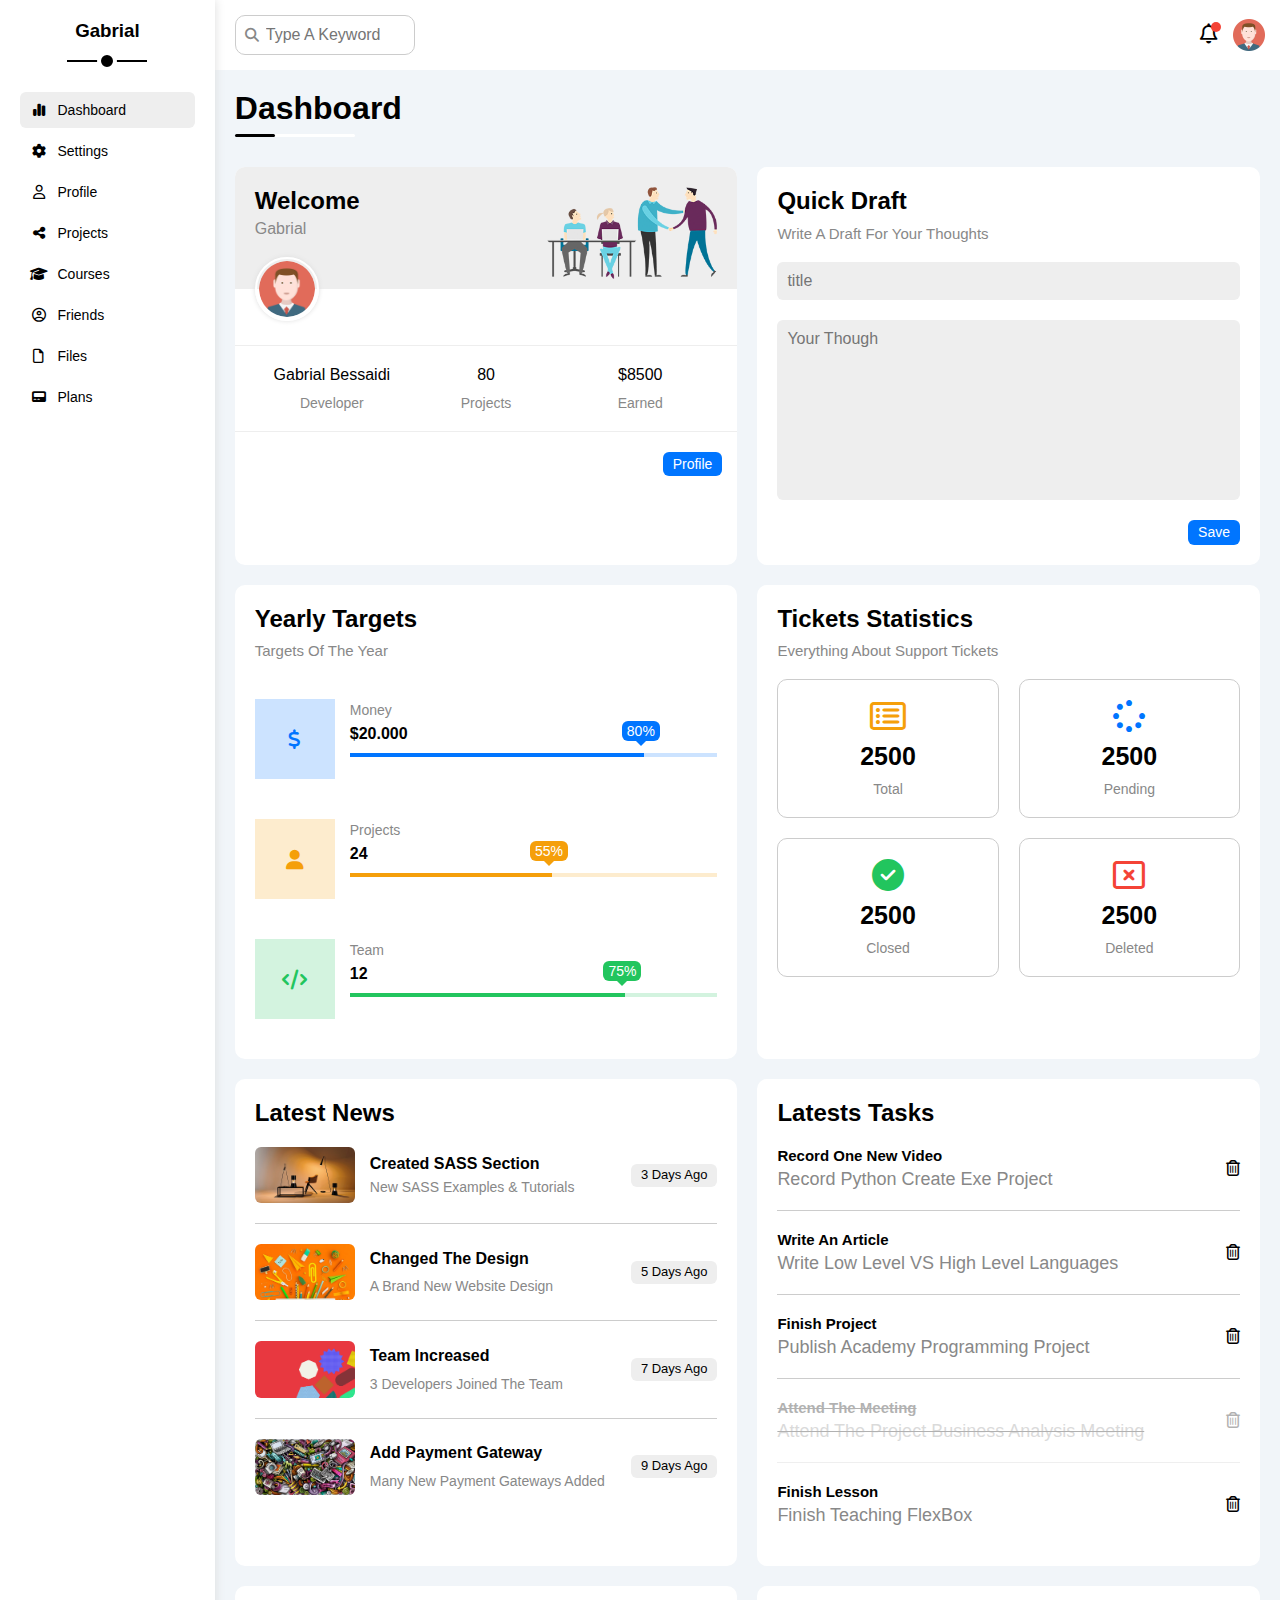
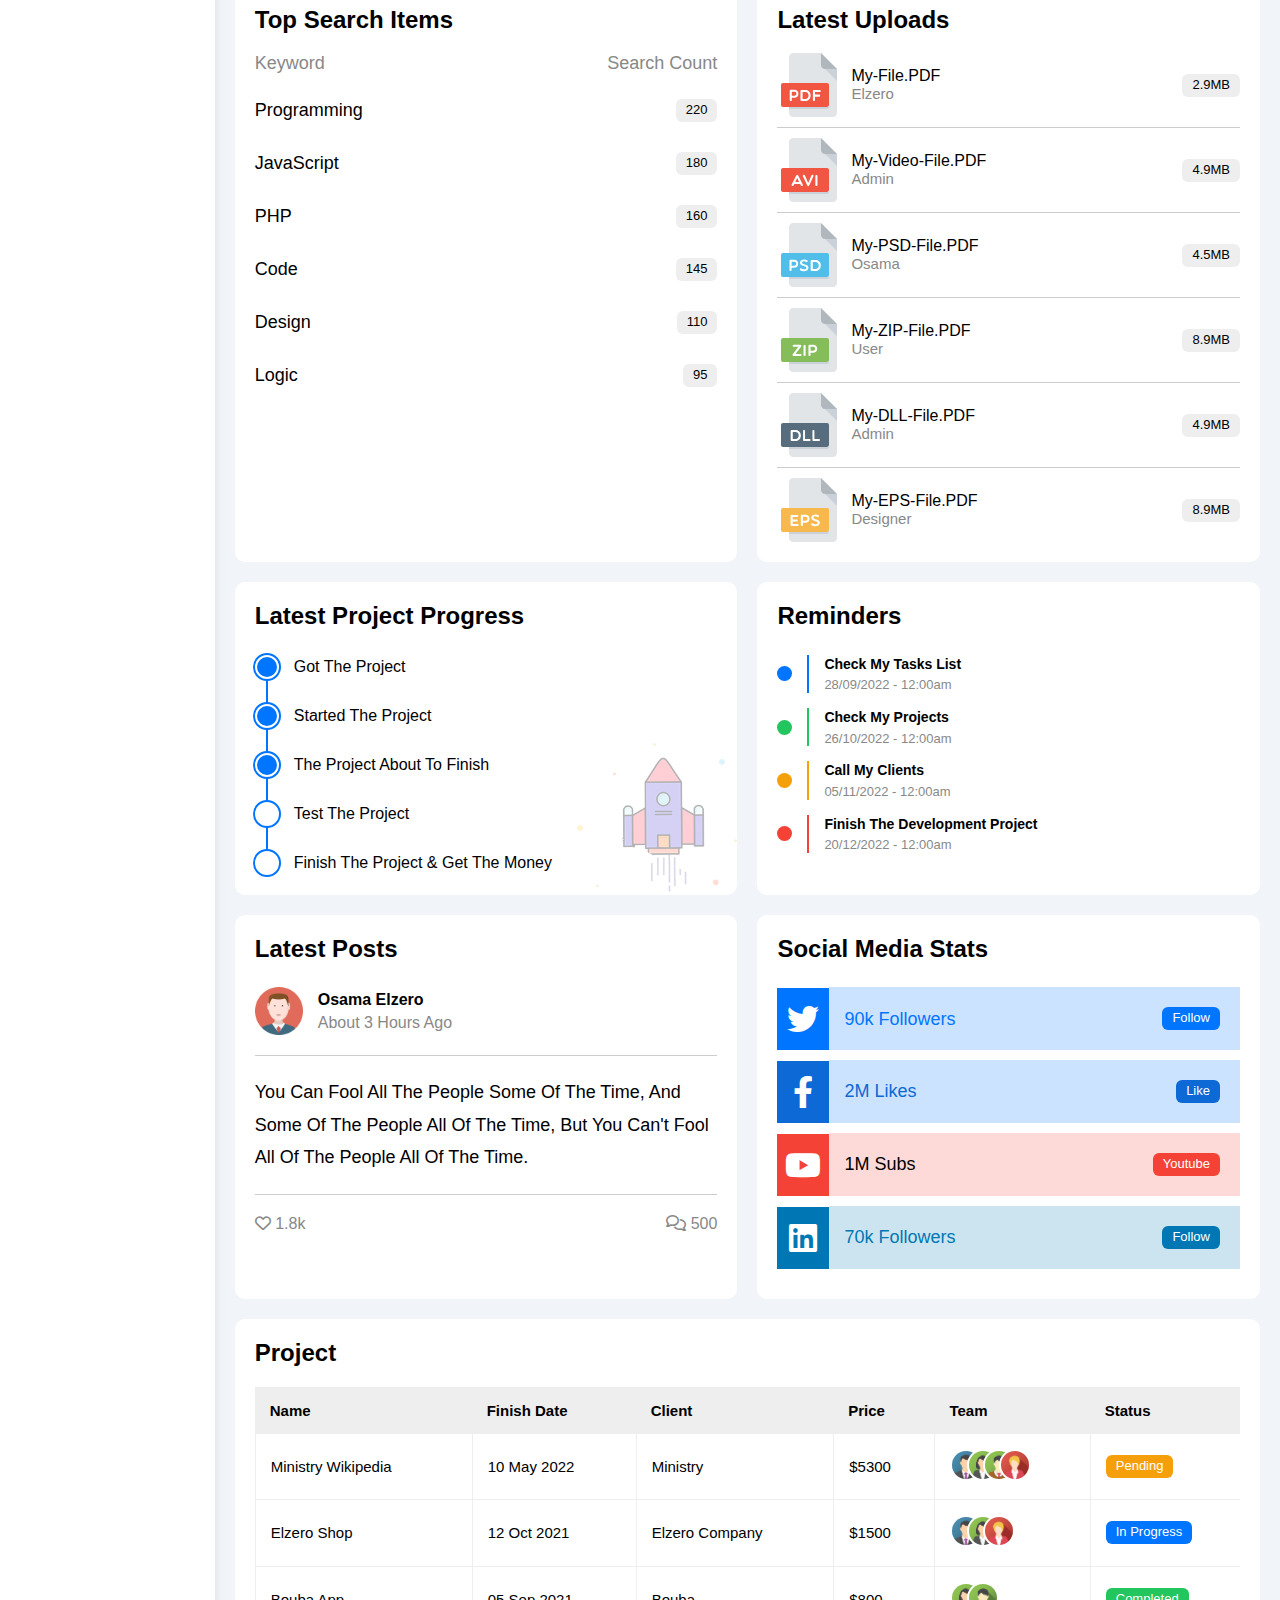
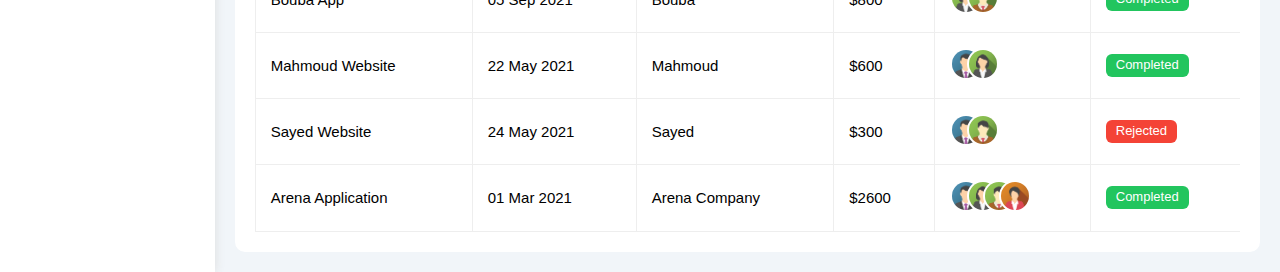
<file: index.html>
<!DOCTYPE html>
<html>

<head>
    <meta charset="UTF-8">
    <meta http-equiv="X-UA-Compatible" content="IE=edge">
    <meta name="viewport" content="width=device-width, initial-scale=1.0">
    <title>Dashboard</title>
    <link rel="stylesheet" href="css/all.min.css">
    <link rel="stylesheet" href="css/framework.css">
    <link rel="stylesheet" href="css/main.css">
    <link rel="stylesheet" href="css/normalize.css">
    <link rel="preconnect" href="https://fonts.googleapis.com">
    <link rel="preconnect" href="https://fonts.gstatic.com" crossorigin="">
    <link
        href="https://fonts.googleapis.com/css2?family=Cairo:wght@300;400;700&amp;family=Lato:wght@300;400;700&amp;family=Libre+Baskerville:wght@400;700&amp;family=Open+Sans:wght@300;400;500;700;800&amp;family=Oswald:wght@200;300;400;700&amp;family=Raleway:wght@200;400;700;800&amp;family=Roboto:wght@300;400;500;700;900&amp;family=Rubik:wght@300;400;500;600;700;800;900&amp;family=Work+Sans:wght@200;300;400;500;600;700;800&amp;display=swap"
        rel="stylesheet">
</head>

<body>
    <div class="page d-flex">
        <div class="sidebar p-20 p-relative bg-white box-shadow">
            <h3 class="txt-c mt-0 p-relative cursor-p">Gabrial</h3>
            <ul>
                <li>
                    <a class=" active d-flex bg-eee c-black p-10 rad-6 fs-14 f-items" href="index.html">
                        <i class="fa-solid fa-chart-simple fa-fw"></i>
                        <span class="ml-10 hide-mobile">Dashboard</span>
                    </a>

                </li>
                <li>
                    <a class="d-flex c-black p-10 fs-14 f-items rad-6 " href="settings.html">
                        <i class="fa-solid fa-gear fa-fw"></i>
                        <span class="ml-10 hide-mobile">Settings</span>
                    </a>
                </li>
                <li>
                    <a class="d-flex c-black p-10 fs-14 f-items rad-6 " href="profile.html">
                        <i class="fa-regular fa-user fa-fw"></i>
                        <span class="ml-10 hide-mobile">Profile</span>
                    </a>
                </li>
                <li>
                    <a class="d-flex c-black p-10 fs-14 f-items rad-6 " href="projects.html">
                        <i class="fa-solid fa-share-nodes fa-fw"></i>
                        <span class="ml-10 hide-mobile">Projects</span>
                    </a>
                </li>
                <li>
                    <a class="d-flex c-black p-10 fs-14 f-items rad-6 " href="courses.html">
                        <i class="fa-solid fa-graduation-cap fa-fw"></i>
                        <span class="ml-10 hide-mobile">Courses</span>
                    </a>
                </li>
                <li>
                    <a class="d-flex c-black p-10 fs-14 f-items rad-6 " href="friends.html">
                        <i class="fa-regular fa-circle-user fa-fw"></i>
                        <span class="ml-10 hide-mobile">Friends</span>
                    </a>
                </li>
                <li>
                    <a class="d-flex c-black p-10 fs-14 f-items rad-6 " href="file.html">
                        <i class="fa-regular fa-file fa-fw"></i>
                        <span class="ml-10 hide-mobile">files</span>
                    </a>
                </li>
                <li>
                    <a class="d-flex c-black p-10 fs-14 f-items rad-6 " href="plans.html">
                        <i class="fa-solid fa-pager fa-fw"></i>
                        <span class="ml-10 hide-mobile">plans</span>
                    </a>
                </li>
            </ul>
        </div>
        <div class="content w-full">
            <!-- start header -->
            <header class=" between-flex p-15 bg-white">
                <div class="search p-relative">
                    <input class="p-10 rad-10 pl-30 border-ccc" type="search" placeholder="Type A Keyword">
                </div>
                <div class="icons d-flex f-items">
                    <span class="notification p-relative cursor-p"><i class="fa-regular fa-bell fa-lg"></i></span>
                    <img class="cursor-p" src="images/avatar.png" alt="avatar">
                </div>
            </header>
            <!-- end header -->
            <!-- start dashboard -->
            <div class="dashboard">
                <h1 class="p-relative">Dashboard</h1>
                <div class="wrapper d-grid gap-20">
                    <!-- start welcome -->
                    <div class="welcome bg-white rad-10 txt-c-mobile block-mobile">
                        <div class="intro bg-eee space-between p-20 d-flex">
                            <div>
                                <h2 class="m-0">Welcome</h2>
                                <p class="c-grey mt-5">Gabrial</p>
                            </div>
                            <img class="hide-mobile" src="images/welcome.png" alt="welcome image">
                        </div>
                        <img class="avatar" src="images/avatar.png" alt="avatar">
                        <div class="body txt-c block-mobile  mb-20 mt-20 p-20 d-flex ">
                            <div>Gabrial Bessaidi <span class="d-block fs-14 mt-10 c-grey">developer</span></div>
                            <div>80 <span class="d-block fs-14 mt-10 c-grey">projects</span></div>
                            <div>$8500 <span class="d-block fs-14 mt-10 c-grey">earned</span></div>
                        </div>
                        <a href="profile.html" class="visit fs-14 d-block c-white bg-blue w-fit btn-shape">Profile</a>
                    </div>
                    <!-- end welcome -->
                    <!-- start dreft -->
                    <div class="draft bg-white rad-10 p-20">
                        <div>
                            <h2 class="mt-0 mb-10">Quick Draft</h2>
                            <p class="c-grey mb-20 mt-0 fs-15">Write A Draft For Your Thoughts</p>
                        </div>
                        <form>
                            <input type="text" placeholder="title"
                                class="bg-eee rad-6 border-none d-block p-10 mb-20 w-full ">
                            <textarea placeholder="Your Though"
                                class="bg-eee rad-6 border-none txt-resize-none d-block p-10 mb-20 w-full"></textarea>
                            <input class="submit fs-14 d-block c-white bg-blue w-fit btn-shape border-none cursor-p"
                                type="submit" value="Save">
                        </form>
                    </div>
                    <!-- end dreft -->
                    <!-- start target -->
                    <div class="target bg-white rad-10 p-20">
                        <div>
                            <h2 class="mt-0 mb-10">Yearly Targets</h2>
                            <p class="c-grey mt-0 mb-20 fs-15">Targets Of The Year </p>
                        </div>
                        <div class=" row mb-20 d-flex f-items">
                            <div class="symbol mt-20 p-relative blue-transparent">
                                <i class="fa-solid fa-dollar-sign c-blue fa-lg"></i>
                            </div>
                            <div class="stat">
                                <div class="pro">
                                    <span class="c-grey fs-14">Money</span>
                                    <span class="mb-10 d-block mt-5 fw-bold">$20.000</span>
                                </div>
                                <div class="progress p-relative w-full blue-transparent">
                                    <span class="bg-blue" style="width: 80%;"><span
                                            class="txt-c c-white fs-14 blue bg-blue">80%</span></span>
                                </div>
                            </div>
                        </div>
                        <div class=" row mb-20 d-flex f-items">
                            <div class="symbol mt-20 p-relative orange-transparent">
                                <i class="fa-solid fa-user c-orange fa-lg"></i>
                            </div>
                            <div class="stat">
                                <div class="pro">
                                    <span class="c-grey fs-14">Projects</span>
                                    <span class="mb-10 d-block mt-5 fw-bold">24</span>
                                </div>
                                <div class="progress p-relative w-full orange-transparent">
                                    <span class="bg-orange" style="width: 55%;">
                                        <span class="txt-c c-white orange bg-orange fs-14">55%</span></span>
                                </div>
                            </div>
                        </div>
                        <div class=" row d-flex f-items mb-20">
                            <div class="symbol mt-20 p-relative green-transparent">
                                <i class="fa-solid fa-code c-green fa-lg"></i>
                            </div>
                            <div class="stat">
                                <div class="pro">
                                    <span class="c-grey fs-14">team</span>
                                    <span class="mb-10 d-block mt-5 fw-bold">12</span>
                                </div>
                                <div class="progress p-relative w-full green-transparent">
                                    <span class="bg-green" style="width: 75%;">
                                        <span class="txt-c c-white green bg-green fs-14">75%</span></span>
                                </div>
                            </div>
                        </div>
                    </div>
                    <!-- end target -->
                    <!-- start tickets -->
                    <div class="tickets p-20 bg-white rad-10">
                        <div>
                            <h2 class="mt-0 mb-10">Tickets Statistics</h2>
                            <p class="c-grey mb-20 mt-0 fs-15">Everything About Support Tickets</p>
                        </div>
                        <div class="statistics d-flex f-wrap txt-c gap-20">
                            <div class="box border-ccc rad-10 c-grey txt-c p-20">
                                <i class="fa-regular fa-rectangle-list c-orange fa-2x mb-10"></i>
                                <div class="m-10">
                                    <span class="fs-25 mb-5 fw-bold d-block c-black">2500</span> <span
                                        class="fs-14 c-grey d-block mt-10">Total</span>
                                </div>
                            </div>
                            <div class="box border-ccc rad-10 c-grey txt-c p-20">
                                <i class="fa-solid fa-spinner c-blue fa-2x mb-10"></i>
                                <div class="m-10">
                                    <span class="fs-25 mb-5 fw-bold d-block c-black">2500</span> <span
                                        class="fs-14 c-grey d-block mt-10">Pending</span>
                                </div>
                            </div>
                            <div class="box border-ccc rad-10 c-grey txt-c p-20">
                                <i class="fa-solid fa-circle-check c-green fa-2x mb-10"></i>
                                <div class="m-10">
                                    <span class="fs-25 mb-5 fw-bold d-block c-black">2500</span> <span
                                        class="fs-14 c-grey d-block mt-10">closed</span>
                                </div>
                            </div>
                            <div class="box border-ccc rad-10 c-grey txt-c p-20">
                                <i class="fa-regular fa-rectangle-xmark fa-2x mb-10 c-red"></i>
                                <div class="m-10">
                                    <span class="fs-25 mb-5 fw-bold d-block c-black">2500</span> <span
                                        class="fs-14 c-grey d-block mt-10">Deleted</span>
                                </div>
                            </div>
                        </div>
                    </div>
                    <!-- end tickets -->
                    <!-- start news -->
                    <div class="news bg-white rad-10 p-20 txt-c-mobile">
                        <h2 class="mt-0 mb-20">Latest News</h2>
                        <div class="latest-news">
                            <div class="details d-flex f-items mb-20 bb-ccc pb-20 block-mobile">
                                <img class="rad-6" src="images/news-01.png">
                                <div class="d-flex space-between f-items block-mobile">
                                    <div class="info">
                                        <h3 class="fs-16">Created SASS Section</h3>
                                        <p class="c-grey m-0 fs-14">New SASS Examples & Tutorials</p>
                                    </div>
                                    <button class="fs-13 bg-eee c-black btn-shape border-none">3 Days
                                        Ago</button>
                                </div>
                            </div>
                            <div class="details d-flex f-items mb-20 bb-ccc pb-20 block-mobile">
                                <img class="rad-6" src="images/news-02.png">
                                <div class="d-flex space-between f-items block-mobile">
                                    <div class="info">
                                        <h3 class="fs-16">Changed The Design</h3>
                                        <p class="c-grey mt-10 fs-14">A Brand New Website Design</p>
                                    </div>
                                    <button class="fs-13 bg-eee c-black btn-shape border-none">5 Days
                                        Ago</button>
                                </div>
                            </div>
                            <div class="details d-flex f-items mb-20 bb-ccc pb-20 block-mobile">
                                <img class="rad-6" src="images/news-03.png">
                                <div class="d-flex space-between f-items block-mobile">
                                    <div class="info">
                                        <h3 class="fs-16">Team Increased</h3>
                                        <p class="c-grey mt-10 fs-14">3 Developers Joined The Team</p>
                                    </div>
                                    <button class="fs-13 bg-eee c-black btn-shape border-none">7 Days
                                        Ago</button>
                                </div>
                            </div>
                            <div class="details d-flex f-items pb-20 block-mobile">
                                <img class="rad-6" src="images/news-04.png">
                                <div class="d-flex space-between f-items block-mobile">
                                    <div class="info">
                                        <h3 class="fs-16">Add Payment Gateway</h3>
                                        <p class="c-grey mt-10 fs-14">Many New Payment Gateways Added</p>
                                    </div>
                                    <button class="fs-13 bg-eee c-black btn-shape border-none">9 Days
                                        Ago</button>
                                </div>
                            </div>
                        </div>
                    </div>
                    <!-- end news -->
                    <!-- start tasks -->
                    <div class="tasks bg-white rad-10 p-20">
                        <h2 class="mt-0 mb-20">Latests Tasks</h2>
                        <div class="articles">
                            <div class="row between-flex bb-ccc mb-20 pb-20">
                                <div class="text">
                                    <h3 class="fs-15 mb-5 mt-0">Record One New video</h3>
                                    <p class="c-grey fs-18">Record Python Create Exe Project</p>
                                </div>
                                <i class="fa-regular fa-trash-can delete"></i>
                            </div>
                            <div class="row between-flex bb-ccc mb-20 pb-20">
                                <div class="text">
                                    <h3 class="fs-15 mb-5 mt-0">Write An Article</h3>
                                    <p class="c-grey fs-18">Write Low Level VS High Level Languages</p>
                                </div>
                                <i class="fa-regular fa-trash-can delete"></i>
                            </div>
                            <div class="row between-flex bb-ccc mb-20 pb-20">
                                <div class="text">
                                    <h3 class="fs-15 mb-5 mt-0">finish Project</h3>
                                    <p class="c-grey fs-18">publish Academy Programming Project </p>
                                </div>
                                <i class="fa-regular fa-trash-can delete"></i>
                            </div>
                            <div class="row between-flex bb-ccc mb-20 pb-20">
                                <div class="text">
                                    <h3 class="fs-15 mb-5 mt-0">Attend The Meeting</h3>
                                    <p class="c-grey fs-18">Attend The Project Business Analysis Meeting</p>
                                </div>
                                <i class="fa-regular fa-trash-can delete"></i>
                            </div>
                            <div class="row between-flex pb-20">
                                <div class="text">
                                    <h3 class="fs-15 mb-5 mt-0">Finish Lesson</h3>
                                    <p class="c-grey fs-18">finish Teaching FlexBox</p>
                                </div>
                                <i class="fa-regular fa-trash-can delete"></i>
                            </div>
                        </div>
                    </div>
                    <!-- end tasks -->
                    <!-- start search-items -->
                    <div class="search-items bg-white p-20 rad-10">
                        <h2 class="mt-0 mb-20">Top Search Items</h2>
                        <div class="columns between-flex mb-10 c-grey">
                            <span class=" fs-18">Keyword</span>
                            <span class=" fs-18">Search Count</span>
                        </div>
                        <div class="keywords">
                            <div class="between-flex pt-15 pb-15">
                                <p class="fs-18">Programming</p>
                                <button class="border-none btn-shape bg-eee c-black fs-13">220</button>
                            </div>
                            <div class="between-flex pt-15 pb-15">
                                <p class="fs-18">JavaScript</p>
                                <button class="border-none btn-shape bg-eee c-black fs-13">180</button>
                            </div>
                            <div class="between-flex pt-15 pb-15">
                                <p class="fs-18">PHP</p>
                                <button class="border-none btn-shape bg-eee c-black fs-13">160</button>
                            </div>
                            <div class="between-flex pt-15 pb-15">
                                <p class="fs-18">Code</p>
                                <button class="border-none btn-shape bg-eee c-black fs-13">145</button>
                            </div>
                            <div class="between-flex pt-15 pb-15">
                                <p class="fs-18">design</p>
                                <button class="border-none btn-shape bg-eee c-black fs-13">110</button>
                            </div>
                            <div class="between-flex pt-15 pb-15">
                                <p class="fs-18">logic</p>
                                <button class="border-none btn-shape bg-eee c-black fs-13">95</button>
                            </div>
                        </div>
                    </div>
                    <!-- end search-items -->
                    <!-- start upleads -->
                    <div class="uploads bg-white rad-10 p-20">
                        <h2 class="mt-0 mb-20">Latest Uploads</h2>
                        <div class="files">
                            <div class="file d-flex f-items bb-ccc mb-10 pb-10">
                                <img src="images/pdf.svg">
                                <div class="info between-flex">
                                    <div>
                                        <span class="d-block">My-File.PDF</span>
                                        <span class="c-grey fs-15 mt-5">Elzero</span>
                                    </div>
                                    <button class="btn-shape c-black bg-eee fs-13 border-none">2.9MB</button>
                                </div>
                            </div>
                            <div class="file d-flex f-items bb-ccc mb-10 pb-10">
                                <img src="images/avi.svg">
                                <div class="info between-flex">
                                    <div>
                                        <span class="d-block">My-Video-File.PDF</span>
                                        <span class="c-grey fs-15 mt-5">Admin</span>
                                    </div>
                                    <button class="btn-shape c-black bg-eee fs-13 border-none">4.9MB</button>
                                </div>
                            </div>
                            <div class="file d-flex f-items bb-ccc mb-10 pb-10">
                                <img src="images/psd.svg">
                                <div class="info between-flex">
                                    <div>
                                        <span class="d-block">My-PSD-File.PDF</span>
                                        <span class="c-grey fs-15 mt-5">Osama</span>
                                    </div>
                                    <button class="btn-shape c-black bg-eee fs-13 border-none">4.5MB</button>
                                </div>
                            </div>
                            <div class="file d-flex f-items bb-ccc mb-10 pb-10">
                                <img src="images/zip.svg">
                                <div class="info between-flex">
                                    <div>
                                        <span class="d-block">My-ZIP-File.PDF</span>
                                        <span class="c-grey fs-15 mt-5">User</span>
                                    </div>
                                    <button class="btn-shape c-black bg-eee fs-13 border-none">8.9MB</button>
                                </div>
                            </div>
                            <div class="file d-flex f-items bb-ccc mb-10 pb-10">
                                <img src="images/dll.svg">
                                <div class="info between-flex">
                                    <div>
                                        <span class="d-block">My-DLL-File.PDF</span>
                                        <span class="c-grey fs-15 mt-5">Admin</span>
                                    </div>
                                    <button class="btn-shape c-black bg-eee fs-13 border-none">4.9MB</button>
                                </div>
                            </div>
                            <div class="file d-flex f-items">
                                <img src="images/eps.svg">
                                <div class="info between-flex">
                                    <div>
                                        <span class="d-block">My-EPS-File.PDF</span>
                                        <span class="c-grey fs-15 mt-5">Designer</span>
                                    </div>
                                    <button class="btn-shape c-black bg-eee fs-13 border-none">8.9MB</button>
                                </div>
                            </div>
                        </div>
                    </div>
                    <!-- end upleads -->
                    <!-- start project-progress -->
                    <div class="project-progress bg-white rad-10 p-20 p-relative">
                        <h2 class="mt-0 mb-20">Latest Project Progress</h2>
                        <ul class="p-relative">
                            <li class="mt-25 d-flex f-items done">Got The Project</li>
                            <li class="mt-25 d-flex f-items done">Started The Project</li>
                            <li class="mt-25 d-flex f-items done">The Project About To Finish</li>
                            <li class="mt-25 d-flex f-items current">Test The Project</li>
                            <li class="mt-25 d-flex f-items">Finish The Project & Get The Money</li>
                        </ul>
                        <img src="images/project.png">
                    </div>
                    <!-- end project-progress -->
                    <!-- start reminders -->
                    <div class="reminders bg-white rad-10 p-20 p-relative">
                        <h2 class="mb-25 mt-0">Reminders</h2>
                        <ul class="m-0">
                            <li class="mt-15 d-flex f-items">
                                <span class="bg-blue mr-15 d-block key"></span>
                                <div class="pl-15 blue">
                                    <span class="fw-bold fs-14 mt-0">Check My Tasks List</span>
                                    <p class="c-grey fs-13 mt-5">28/09/2022 - 12:00am</p>
                                </div>
                            </li>
                            <li class="mt-15 d-flex f-items">
                                <span class="bg-green mr-15 d-block key"></span>
                                <div class="pl-15 green">
                                    <span class="fw-bold fs-14 mt-0">Check My Projects</span>
                                    <p class="c-grey fs-13 mt-5">26/10/2022 - 12:00am</p>
                                </div>
                            </li>
                            <li class="mt-15 d-flex f-items">
                                <span class="bg-orange mr-15 d-block key"></span>
                                <div class="pl-15 orange">
                                    <span class="fw-bold fs-14 mt-0">Call My Clients</span>
                                    <p class="c-grey fs-13 mt-5">05/11/2022 - 12:00am</p>
                                </div>
                            </li>
                            <li class="mt-15 d-flex f-items">
                                <span class="bg-red mr-15 d-block key"></span>
                                <div class="pl-15 red">
                                    <span class="fw-bold fs-14 mt-0">Finish The Development Project</span>
                                    <p class="c-grey fs-13 mt-5">20/12/2022 - 12:00am</p>
                                </div>
                            </li>
                        </ul>
                    </div>
                    <!-- end reminders -->
                    <!-- start posts -->
                    <div class="posts rad-10 p-20 bg-white">
                        <h2 class="mt-0 mb-25">Latest Posts</h2>
                        <div class="info d-flex f-items">
                            <img src="images/avatar.png">
                            <div>
                                <h3 class="fw-bold d-block fs-16 mb-5">Osama Elzero</h3>
                                <span class="c-grey fs-16">About 3 Hours Ago</span>
                            </div>
                        </div>
                        <div class="post-content bb-ccc bt-ccc mb-20 mt-20 pb-20 pt-20 fs-18 txt-c-mobile">
                            you can fool all the people some of the time, and some of the people all of the time, but you can't fool all of the people all of the time.
                        </div>
                        <div class="c-grey between-flex">
                            <div class="likes">
                                <i class="fa-regular fa-heart"></i>
                                <span>1.8k</span>
                            </div>
                            <div class="comments">
                                <i class="fa-regular fa-comments"></i>
                                <span>500</span>
                            </div>
                        </div>
                    </div>
                    <!-- end posts -->
                    <!-- start social media -->
                    <div class="social-media bg-white p-20 rad-10">
                        <h2 class="mt-0 mb-25">Social Media Stats</h2>
                        <div class="plate-form d-flex f-items">
                            <div class="icon bg-blue p-15 mb-10 p-relative">
                                <i class="fa-brands fa-twitter fa-2x c-white h-full center-flex"></i>
                            </div>
                            <div class="details between-flex blue-transparent pl-15 p-20 mb-10">
                                <span class="text c-blue fs-18">90k Followers</span>
                                <a class="fs-13 btn-shape bg-blue c-white" href="#">Follow</a>
                            </div>
                        </div>
                        <div class="plate-form d-flex f-items">
                            <div class="icon bg-blue-alt p-15 mb-10 p-relative">
                                <i class="fa-brands fa-facebook-f fa-2x c-white h-full center-flex"></i>
                            </div>
                            <div class="details between-flex blue-transparent pl-15 p-20 mb-10">
                                <span class="text c-blue-alt fs-18">2M Likes</span>
                                <a class="fs-13 btn-shape bg-blue-alt c-white" href="#">Like</a>
                            </div>
                        </div>
                        <div class="plate-form d-flex f-items">
                            <div class="icon bg-red p-15 mb-10 p-relative">
                                <i class="fa-brands fa-youtube fa-2x c-white h-full center-flex"></i>
                            </div>
                            <div class="details between-flex red-transparent pl-15 p-20 mb-10">
                                <span class="text red fs-18">1M Subs</span>
                                <a class="fs-13 btn-shape bg-red c-white" href="#">Youtube</a>
                            </div>
                        </div>
                        <div class="plate-form d-flex f-items">
                            <div class="icon bg-dark-blue p-15 mb-10 p-relative">
                                <i class="fa-brands fa-linkedin fa-2x c-white h-full center-flex"></i>
                            </div>
                            <div class="details between-flex bg-dark-blue-tranparent pl-15 p-20 mb-10">
                                <span class="text c-dark-blue fs-18">70k followers</span>
                                <a class="fs-13 btn-shape bg-dark-blue c-white" href="#">Follow</a>
                            </div>
                        </div>
                    </div>
                    <!-- end social media -->
                </div>
                <!-- start table -->
                <div class="table p-20 rad-10 bg-white m-20">
                    <h2 class="mb-20 mt-0">project</h2>
                    <div class="responsive-table">
                        <table class="fs-15 w-full">
                            <thead>
                                <tr>
                                    <th class="txt-l bg-eee">Name</th>
                                    <th class="txt-l bg-eee">Finish Date</th>
                                    <th class="txt-l bg-eee">Client</th>
                                    <th class="txt-l bg-eee">Price</th>
                                    <th class="txt-l bg-eee">Team</th>
                                    <th class="txt-l bg-eee">Status</th>
                                </tr>
                            </thead>
                            <tbody>
                                <tr>
                                    <td>Ministry Wikipedia</td>
                                    <td>10 May 2022</td>
                                    <td>Ministry</td>
                                    <td>$5300</td>
                                    <td>
                                        <img class="rad-half" src="images/team-01.png">
                                        <img class="rad-half" src="images/team-02.png">
                                        <img class="rad-half" src="images/team-03.png">
                                        <img class="rad-half" src="images/team-04.png">
                                    </td>
                                    <td>
                                        <button class="fs-13 c-white bg-orange btn-shape border-none">Pending</button>
                                    </td>
                                </tr>
                                <tr>
                                    <td>Elzero Shop</td>
                                    <td>12 Oct 2021</td>
                                    <td>Elzero Company</td>
                                    <td>$1500</td>
                                    <td>
                                        <img class="rad-half" src="images/team-01.png">
                                        <img class="rad-half" src="images/team-02.png">
                                        <img class="rad-half" src="images/team-04.png">
                                    </td>
                                    <td>
                                        <button class="fs-13 c-white bg-blue btn-shape border-none">In Progress</button>
                                    </td>
                                </tr>
                                <tr>
                                    <td>Bouba App</td>
                                    <td>05 Sep 2021</td>
                                    <td>Bouba</td>
                                    <td>$800</td>
                                    <td>
                                        <img class="rad-half" src="images/team-02.png">
                                        <img class="rad-half" src="images/team-03.png">
                                    </td>
                                    <td>
                                        <button  class="fs-13 c-white bg-green btn-shape border-none">Completed</button>
                                    </td>
                                </tr>
                                <tr>
                                    <td>Mahmoud Website</td>
                                    <td>22 May 2021</td>
                                    <td>Mahmoud</td>
                                    <td>$600</td>
                                    <td>
                                        <img class="rad-half" src="images/team-01.png">
                                        <img class="rad-half" src="images/team-02.png">
                                    </td>
                                    <td>
                                        <button class="fs-13 c-white bg-green btn-shape border-none">Completed</button>
                                    </td>
                                </tr>
                                <tr>
                                    <td>Sayed Website</td>
                                    <td>24 May 2021</td>
                                    <td>Sayed</td>
                                    <td>$300</td>
                                    <td>
                                        <img class="rad-half" src="images/team-01.png">
                                        <img class="rad-half" src="images/team-03.png">
                                    </td>
                                    <td>
                                        <button class="fs-13 c-white bg-red btn-shape border-none">Rejected</button>
                                    </td>
                                </tr>
                                <tr>
                                    <td>Arena Application</td>
                                    <td>01 Mar 2021</td>
                                    <td>Arena Company</td>
                                    <td>$2600</td>
                                    <td>
                                        <img class="rad-half" src="images/team-01.png">
                                        <img class="rad-half" src="images/team-02.png">
                                        <img class="rad-half" src="images/team-03.png">
                                        <img class="rad-half" src="images/team-05.png">
                                    </td>
                                    <td>
                                        <button class="fs-13 c-white bg-green btn-shape border-none">Completed</button>
                                    </td>
                                </tr>
                            </tbody>
                        </table>
                    </div>
                </div>
                <!-- end table -->
            </div>
        </div>
    </div>
    <!-- end dashboaord -->
</body>

</html>
</file>
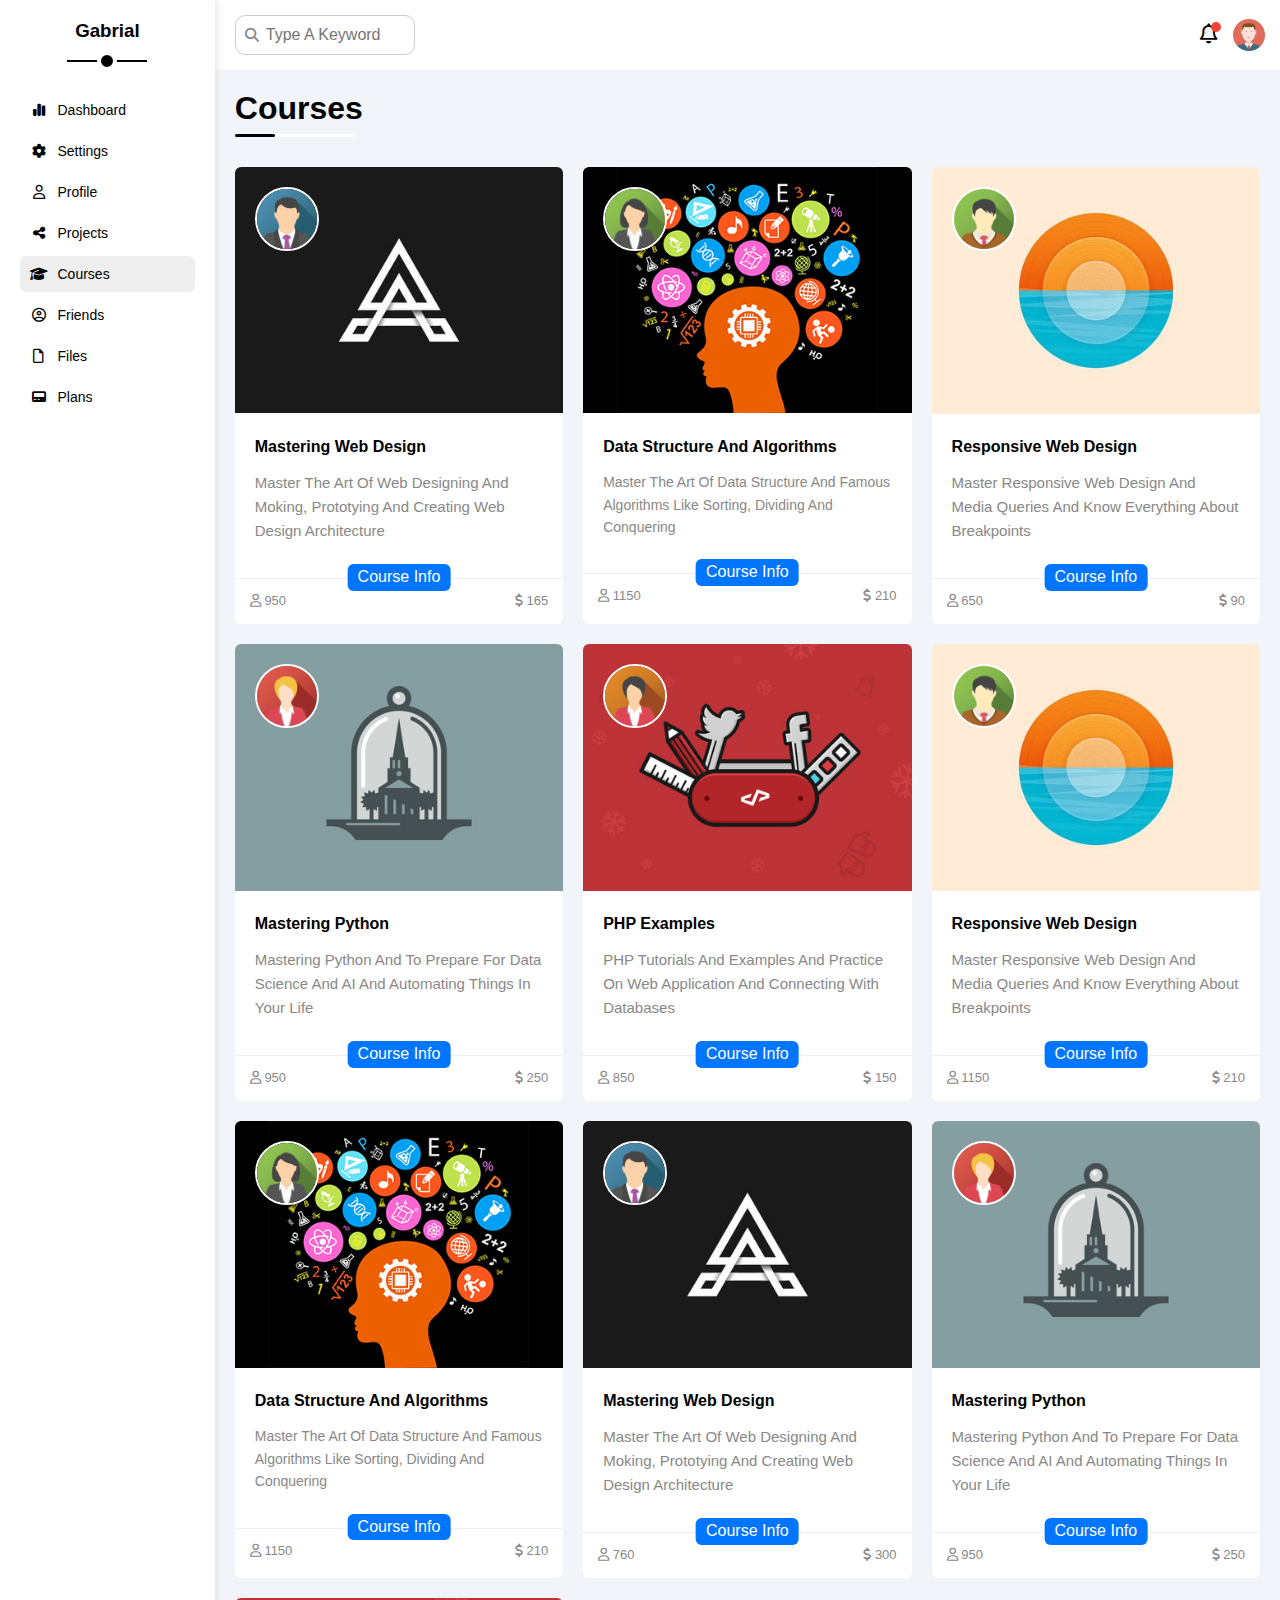
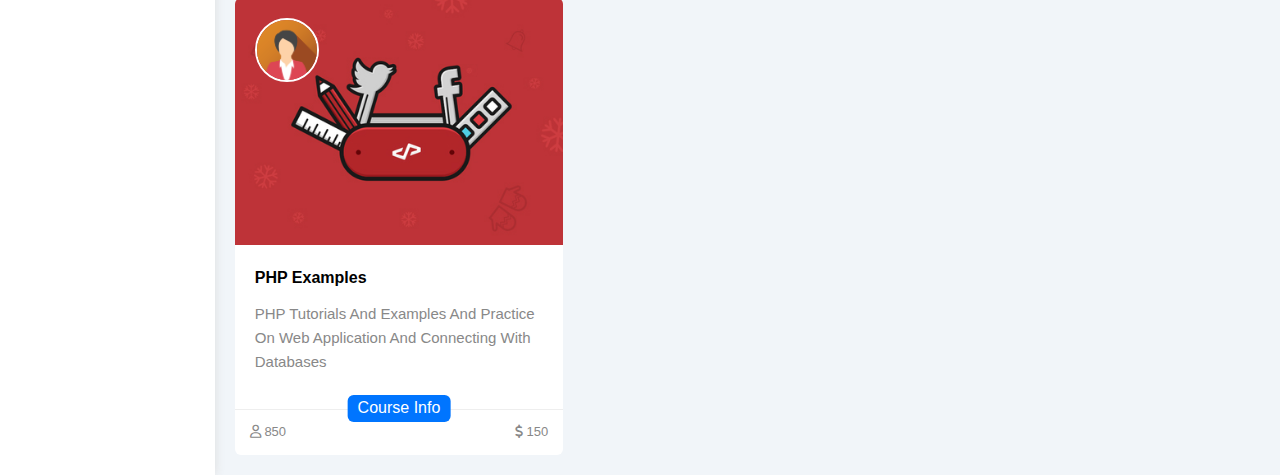
<file: courses.html>
<!DOCTYPE html>
<html>

<head>
    <meta charset="UTF-8">
    <meta http-equiv="X-UA-Compatible" content="IE=edge">
    <meta name="viewport" content="width=device-width, initial-scale=1.0">
    <title>courses</title>
    <link rel="stylesheet" href="css/all.min.css">
    <link rel="stylesheet" href="css/framework.css">
    <link rel="stylesheet" href="css/main.css">
    <link rel="stylesheet" href="css/normalize.css">
    <link rel="preconnect" href="https://fonts.googleapis.com">
    <link rel="preconnect" href="https://fonts.gstatic.com" crossorigin="">
    <link
        href="https://fonts.googleapis.com/css2?family=Cairo:wght@300;400;700&amp;family=Lato:wght@300;400;700&amp;family=Libre+Baskerville:wght@400;700&amp;family=Open+Sans:wght@300;400;500;700;800&amp;family=Oswald:wght@200;300;400;700&amp;family=Raleway:wght@200;400;700;800&amp;family=Roboto:wght@300;400;500;700;900&amp;family=Rubik:wght@300;400;500;600;700;800;900&amp;family=Work+Sans:wght@200;300;400;500;600;700;800&amp;display=swap"
        rel="stylesheet">
</head>

<body>
    <div class="page d-flex">
        <div class="sidebar p-20 p-relative bg-white box-shadow">
            <h3 class="txt-c mt-0 p-relative cursor-p">Gabrial</h3>
            <ul>
                <li>
                    <a class="d-flex c-black p-10 rad-6 fs-14 f-items" href="index.html">
                        <i class="fa-solid fa-chart-simple fa-fw"></i>
                        <span class="ml-10 hide-mobile">Dashboard</span>
                    </a>

                </li>
                <li>
                    <a class="d-flex c-black p-10 fs-14 f-items rad-6 " href="settings.html">
                        <i class="fa-solid fa-gear fa-fw"></i>
                        <span class="ml-10 hide-mobile">Settings</span>
                    </a>
                </li>
                <li>
                    <a class="d-flex c-black p-10 fs-14 f-items rad-6 " href="profile.html">
                        <i class="fa-regular fa-user fa-fw"></i>
                        <span class="ml-10 hide-mobile">Profile</span>
                    </a>
                </li>
                <li>
                    <a class="d-flex c-black p-10 fs-14 f-items rad-6 " href="projects.html">
                        <i class="fa-solid fa-share-nodes fa-fw"></i>
                        <span class="ml-10 hide-mobile">Projects</span>
                    </a>
                </li>
                <li>
                    <a class="active d-flex c-black p-10 fs-14 f-items rad-6 " href="courses.html">
                        <i class="fa-solid fa-graduation-cap fa-fw"></i>
                        <span class="ml-10 hide-mobile">Courses</span>
                    </a>
                </li>
                <li>
                    <a class="d-flex c-black p-10 fs-14 f-items rad-6 " href="friends.html">
                        <i class="fa-regular fa-circle-user fa-fw"></i>
                        <span class="ml-10 hide-mobile">Friends</span>
                    </a>
                </li>
                <li>
                    <a class="d-flex c-black p-10 fs-14 f-items rad-6 " href="file.html">
                        <i class="fa-regular fa-file fa-fw"></i>
                        <span class="ml-10 hide-mobile">files</span>
                    </a>
                </li>
                <li>
                    <a class="d-flex c-black p-10 fs-14 f-items rad-6 " href="plans.html">
                        <i class="fa-solid fa-pager fa-fw"></i>
                        <span class="ml-10 hide-mobile">plans</span>
                    </a>
                </li>
            </ul>
        </div>
        <div class="content w-full">
            <!-- start header -->
            <header class=" between-flex p-15 bg-white">
                <div class="search p-relative">
                    <input class="p-10 rad-10 pl-30 border-ccc" type="search" placeholder="Type A Keyword">
                </div>
                <div class="icons d-flex f-items">
                    <span class="notification p-relative cursor-p"><i class="fa-regular fa-bell fa-lg"></i></span>
                    <img class="cursor-p" src="images/avatar.png" alt="avatar">
                </div>
            </header>
            <!-- end header -->
            <!-- start courses -->
            <div class="courses">
                <h1 class="p-relative">courses</h1>
                <div class="courses-page d-grid gap-20">
                    <div class="course rad-6 p-relative bg-white">
                        <img class="cover" src="images/course-01.jpg">
                        <img class="insteructor" src="images/team-01.png">
                        <div class="p-20">
                            <h4 class="mt-0">mastering web design</h4>
                            <p class="discription fs-15 c-grey mt-15 mb-15">master the art of web designing and moking, prototying and creating web design architecture </p>
                        </div>
                        <div class="info between-flex p-15 p-relative c-grey">
                            <span class="fs-13">
                                <i class="fa-regular fa-user"></i>
                                950
                            </span>
                            <div class="course-info bg-blue c-white btn-shape">
                                course info
                            </div>
                            <span class="fs-13">
                                <i class="fa-solid fa-dollar-sign"></i>
                                165
                            </span>
                        </div>
                    </div>
                    <div class="course bg-white rad-6 p-relative">
                        <img src="images/course-02.jpg" class="cover">
                        <img src="images/team-02.png" class="insteructor">
                        <div class="p-20">
                            <h4 class="mt-0">data structure and algorithms</h4>
                            <p class="fs-14 c-grey mt-15 mb-15">master the art of data structure and famous algorithms like sorting, dividing and conquering</p>
                        </div>
                        <div class="info p-relative p-15 c-grey between-flex">
                            <span class="fs-13">
                                <i class="fa-regular fa-user"></i>
                                1150
                            </span>
                            <div class="course-info c-white bg-blue btn-shape">course info</div>
                            <span class="fs-13">
                                <i class="fa-solid fa-dollar-sign"></i>
                                210
                            </span>
                        </div>
                    </div>
                    <div class="course rad-6 p-relative bg-white">
                        <img class="cover" src="images/course-03.jpg">
                        <img class="insteructor" src="images/team-03.png">
                        <div class="p-20">
                            <h4 class="mt-0">responsive web design</h4>
                            <p class="discription fs-15 c-grey mt-15 mb-15">master responsive web design and media queries and know everything about breakpoints </p>
                        </div>
                        <div class="info between-flex p-15 p-relative c-grey">
                            <span class="fs-13">
                                <i class="fa-regular fa-user"></i>
                                650
                            </span>
                            <div class="course-info bg-blue c-white btn-shape">
                                course info
                            </div>
                            <span class="fs-13">
                                <i class="fa-solid fa-dollar-sign"></i>
                                90
                            </span>
                        </div>
                    </div>
                    <div class="course rad-6 p-relative bg-white">
                        <img class="cover" src="images/course-04.jpg">
                        <img class="insteructor" src="images/team-04.png">
                        <div class="p-20">
                            <h4 class="mt-0">mastering python</h4>
                            <p class="discription fs-15 c-grey mt-15 mb-15">mastering python and to prepare for data science and AI and automating things in your life </p>
                        </div>
                        <div class="info between-flex p-15 p-relative c-grey">
                            <span class="fs-13">
                                <i class="fa-regular fa-user"></i>
                                950
                            </span>
                            <div class="course-info bg-blue c-white btn-shape">
                                course info
                            </div>
                            <span class="fs-13">
                                <i class="fa-solid fa-dollar-sign"></i>
                                250
                            </span>
                        </div>
                    </div>
                    <div class="course rad-6 p-relative bg-white">
                        <img class="cover" src="images/course-05.jpg">
                        <img class="insteructor" src="images/team-05.png">
                        <div class="p-20">
                            <h4 class="mt-0">PHP examples</h4>
                            <p class="discription fs-15 c-grey mt-15 mb-15"> PHP tutorials and examples and practice on web application and connecting with databases </p>
                        </div>
                        <div class="info between-flex p-15 p-relative c-grey">
                            <span class="fs-13">
                                <i class="fa-regular fa-user"></i>
                                850
                            </span>
                            <div class="course-info bg-blue c-white btn-shape">
                                course info
                            </div>
                            <span class="fs-13">
                                <i class="fa-solid fa-dollar-sign"></i>
                                150
                            </span>
                        </div>
                    </div>
                    <div class="course rad-6 p-relative bg-white">
                        <img class="cover" src="images/course-03.jpg">
                        <img class="insteructor" src="images/team-03.png">
                        <div class="p-20">
                            <h4 class="mt-0">responsive web design</h4>
                            <p class="discription fs-15 c-grey mt-15 mb-15">master responsive web design and media queries and know everything about breakpoints </p>
                        </div>
                        <div class="info between-flex p-15 p-relative c-grey">
                            <span class="fs-13">
                                <i class="fa-regular fa-user"></i>
                                1150
                            </span>
                            <div class="course-info bg-blue c-white btn-shape">
                                course info
                            </div>
                            <span class="fs-13">
                                <i class="fa-solid fa-dollar-sign"></i>
                                210
                            </span>
                        </div>
                    </div>
                    <div class="course bg-white rad-6 p-relative">
                        <img src="images/course-02.jpg" class="cover">
                        <img src="images/team-02.png" class="insteructor">
                        <div class="p-20">
                            <h4 class="mt-0">data structure and algorithms</h4>
                            <p class="fs-14 c-grey mt-15 mb-15">master the art of data structure and famous algorithms like sorting, dividing and conquering</p>
                        </div>
                        <div class="info p-relative p-15 c-grey between-flex">
                            <span class="fs-13">
                                <i class="fa-regular fa-user"></i>
                                1150
                            </span>
                            <div class="course-info c-white bg-blue btn-shape">course info</div>
                            <span class="fs-13">
                                <i class="fa-solid fa-dollar-sign"></i>
                                210
                            </span>
                        </div>
                    </div>
                    <div class="course rad-6 p-relative bg-white">
                        <img class="cover" src="images/course-01.jpg">
                        <img class="insteructor" src="images/team-01.png">
                        <div class="p-20">
                            <h4 class="mt-0">mastering web design</h4>
                            <p class="discription fs-15 c-grey mt-15 mb-15">master the art of web designing and moking, prototying and creating web design architecture </p>
                        </div>
                        <div class="info between-flex p-15 p-relative c-grey">
                            <span class="fs-13">
                                <i class="fa-regular fa-user"></i>
                                760
                            </span>
                            <div class="course-info bg-blue c-white btn-shape">
                                course info
                            </div>
                            <span class="fs-13">
                                <i class="fa-solid fa-dollar-sign"></i>
                                300
                            </span>
                        </div>
                    </div>
                    <div class="course rad-6 p-relative bg-white">
                        <img class="cover" src="images/course-04.jpg">
                        <img class="insteructor" src="images/team-04.png">
                        <div class="p-20">
                            <h4 class="mt-0">mastering python</h4>
                            <p class="discription fs-15 c-grey mt-15 mb-15">mastering python and to prepare for data science and AI and automating things in your life </p>
                        </div>
                        <div class="info between-flex p-15 p-relative c-grey">
                            <span class="fs-13">
                                <i class="fa-regular fa-user"></i>
                                950
                            </span>
                            <div class="course-info bg-blue c-white btn-shape">
                                course info
                            </div>
                            <span class="fs-13">
                                <i class="fa-solid fa-dollar-sign"></i>
                                250
                            </span>
                        </div>
                    </div>
                    <div class="course rad-6 p-relative bg-white">
                        <img class="cover" src="images/course-05.jpg">
                        <img class="insteructor" src="images/team-05.png">
                        <div class="p-20">
                            <h4 class="mt-0">PHP examples</h4>
                            <p class="discription fs-15 c-grey mt-15 mb-15"> PHP tutorials and examples and practice on web application and connecting with databases </p>
                        </div>
                        <div class="info between-flex p-15 p-relative c-grey">
                            <span class="fs-13">
                                <i class="fa-regular fa-user"></i>
                                850
                            </span>
                            <div class="course-info bg-blue c-white btn-shape">
                                course info
                            </div>
                            <span class="fs-13">
                                <i class="fa-solid fa-dollar-sign"></i>
                                150
                            </span>
                        </div>
                    </div>
                </div>
            </div>
            <!-- end courses -->
        </div>
        <!-- end content -->
    </div>
    </div>
</body>

</html>
</file>
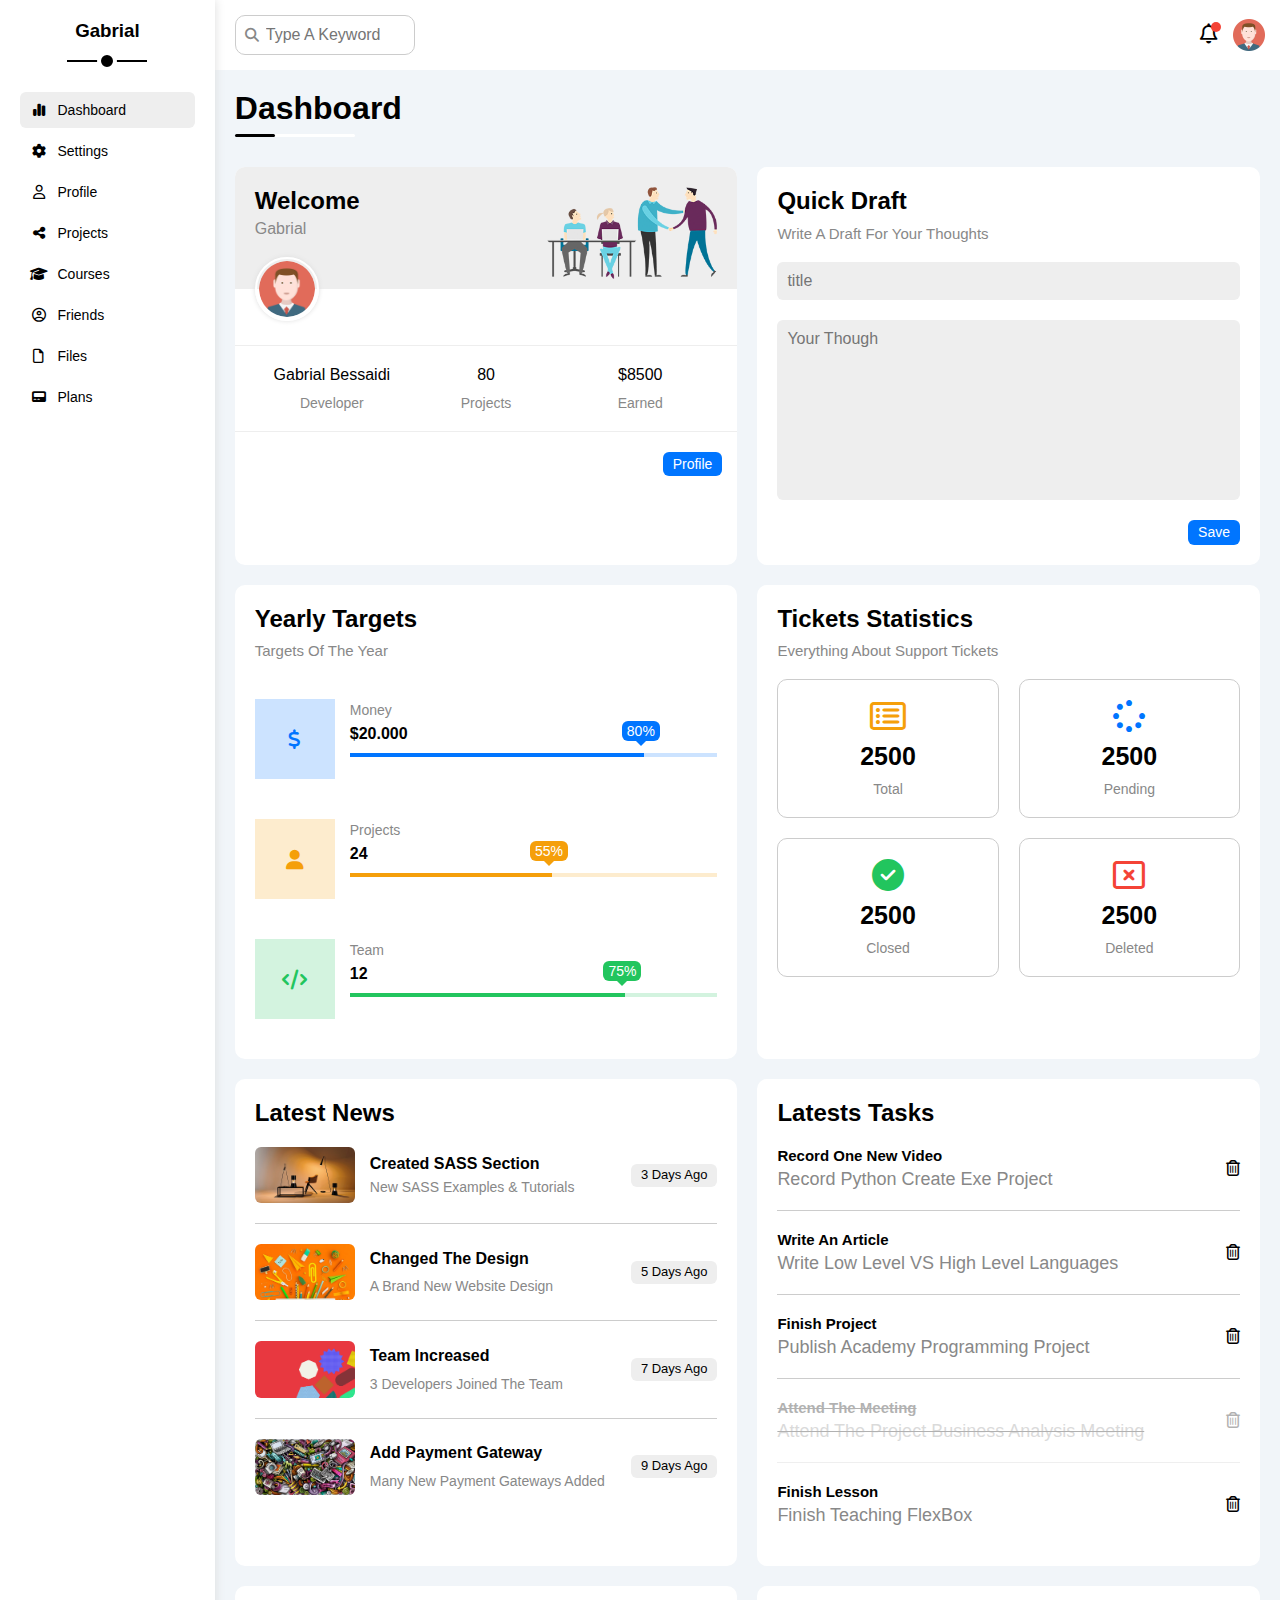
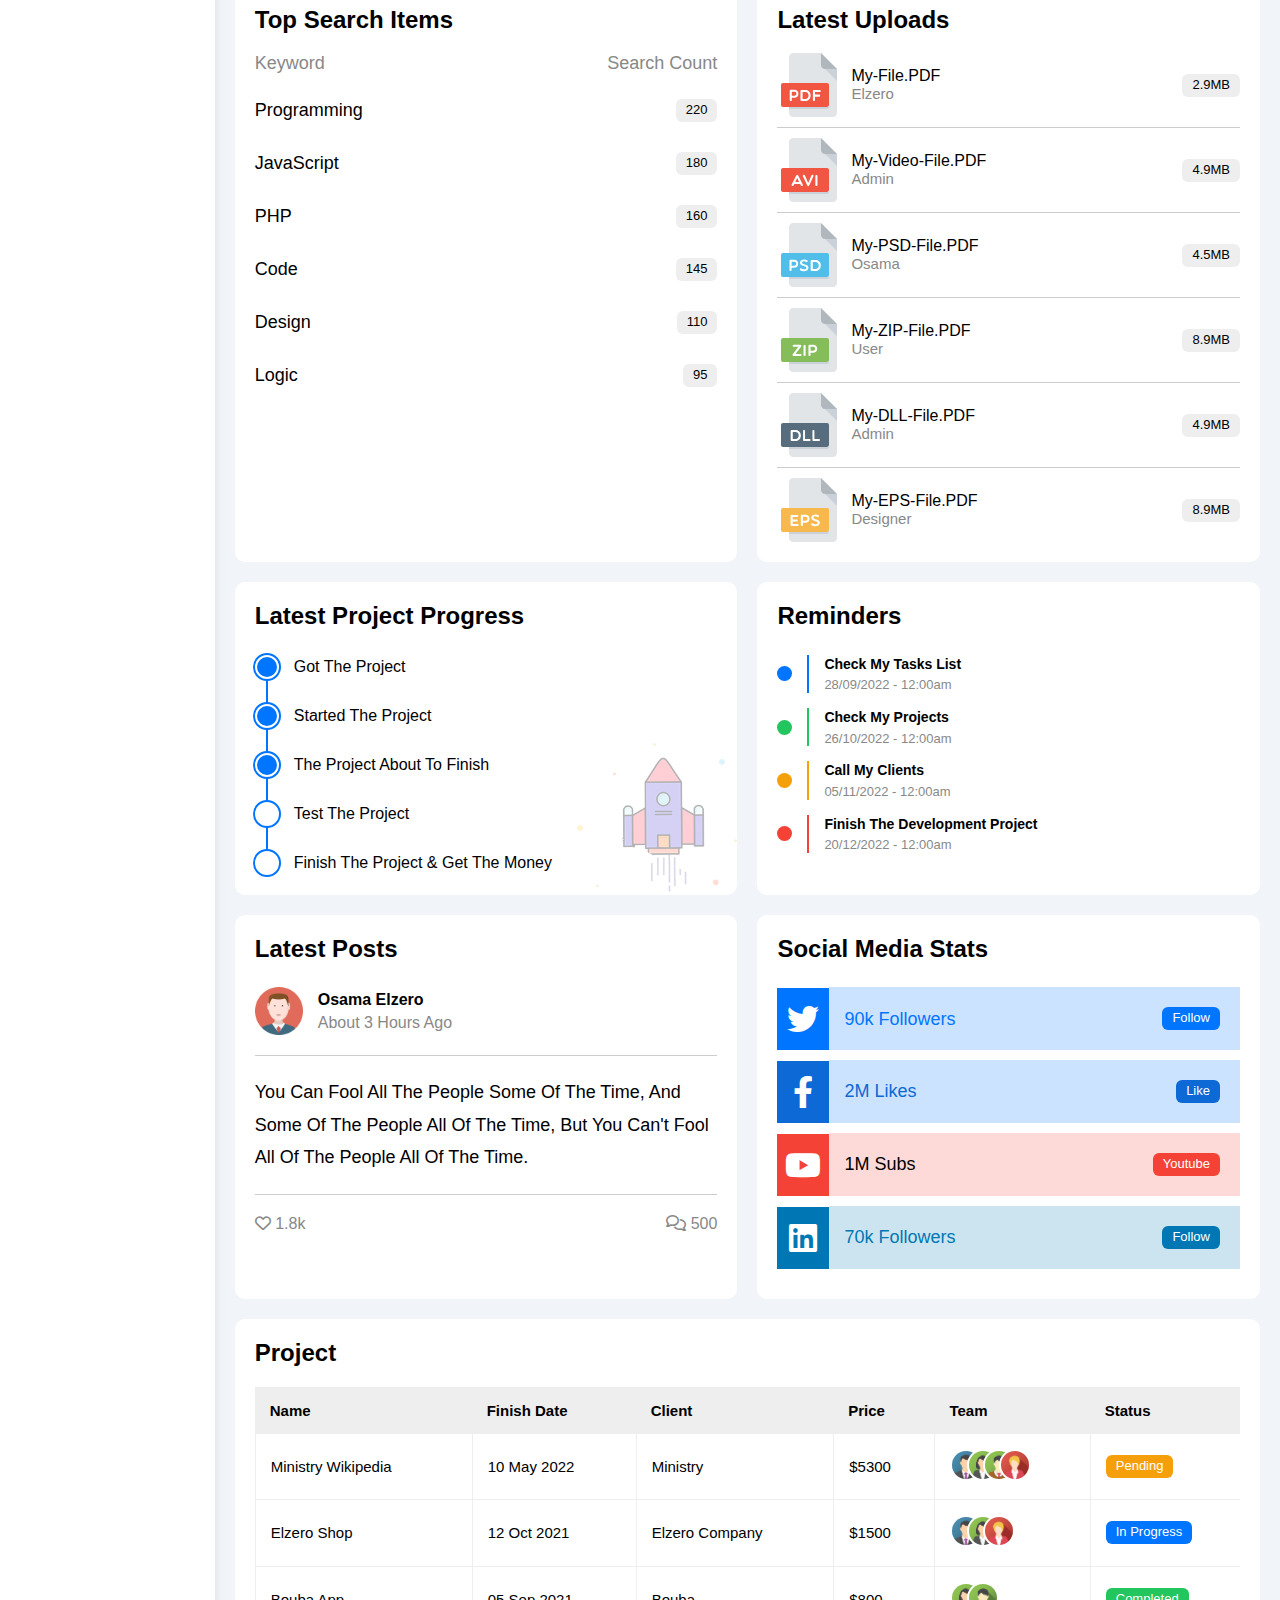
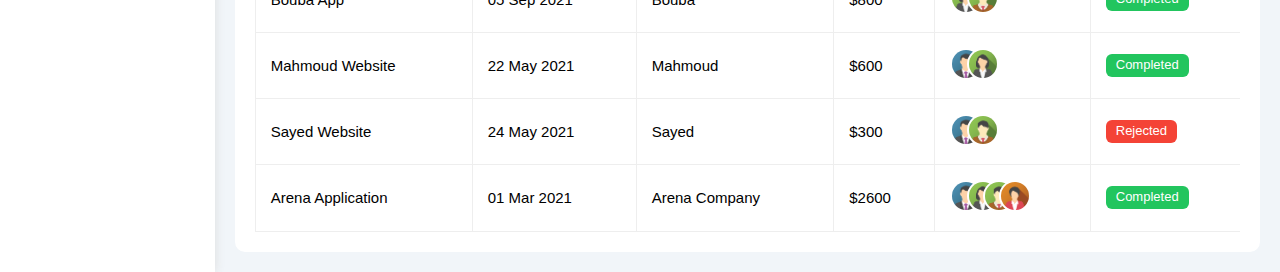
<file: dashboard.html>
<!DOCTYPE html>
<html>

<head>
    <meta charset="UTF-8">
    <meta http-equiv="X-UA-Compatible" content="IE=edge">
    <meta name="viewport" content="width=device-width, initial-scale=1.0">
    <title>Dashboard</title>
    <link rel="stylesheet" href="css/all.min.css">
    <link rel="stylesheet" href="css/framework.css">
    <link rel="stylesheet" href="css/main.css">
    <link rel="stylesheet" href="css/normalize.css">
    <link rel="preconnect" href="https://fonts.googleapis.com">
    <link rel="preconnect" href="https://fonts.gstatic.com" crossorigin="">
    <link
        href="https://fonts.googleapis.com/css2?family=Cairo:wght@300;400;700&amp;family=Lato:wght@300;400;700&amp;family=Libre+Baskerville:wght@400;700&amp;family=Open+Sans:wght@300;400;500;700;800&amp;family=Oswald:wght@200;300;400;700&amp;family=Raleway:wght@200;400;700;800&amp;family=Roboto:wght@300;400;500;700;900&amp;family=Rubik:wght@300;400;500;600;700;800;900&amp;family=Work+Sans:wght@200;300;400;500;600;700;800&amp;display=swap"
        rel="stylesheet">
</head>

<body>
    <div class="page d-flex">
        <div class="sidebar p-20 p-relative bg-white box-shadow">
            <h3 class="txt-c mt-0 p-relative cursor-p">Gabrial</h3>
            <ul>
                <li>
                    <a class=" active d-flex bg-eee c-black p-10 rad-6 fs-14 f-items" href="dashboard.html">
                        <i class="fa-solid fa-chart-simple fa-fw"></i>
                        <span class="ml-10 hide-mobile">Dashboard</span>
                    </a>

                </li>
                <li>
                    <a class="d-flex c-black p-10 fs-14 f-items rad-6 " href="settings.html">
                        <i class="fa-solid fa-gear fa-fw"></i>
                        <span class="ml-10 hide-mobile">Settings</span>
                    </a>
                </li>
                <li>
                    <a class="d-flex c-black p-10 fs-14 f-items rad-6 " href="profile.html">
                        <i class="fa-regular fa-user fa-fw"></i>
                        <span class="ml-10 hide-mobile">Profile</span>
                    </a>
                </li>
                <li>
                    <a class="d-flex c-black p-10 fs-14 f-items rad-6 " href="projects.html">
                        <i class="fa-solid fa-share-nodes fa-fw"></i>
                        <span class="ml-10 hide-mobile">Projects</span>
                    </a>
                </li>
                <li>
                    <a class="d-flex c-black p-10 fs-14 f-items rad-6 " href="courses.html">
                        <i class="fa-solid fa-graduation-cap fa-fw"></i>
                        <span class="ml-10 hide-mobile">Courses</span>
                    </a>
                </li>
                <li>
                    <a class="d-flex c-black p-10 fs-14 f-items rad-6 " href="friends.html">
                        <i class="fa-regular fa-circle-user fa-fw"></i>
                        <span class="ml-10 hide-mobile">Friends</span>
                    </a>
                </li>
                <li>
                    <a class="d-flex c-black p-10 fs-14 f-items rad-6 " href="file.html">
                        <i class="fa-regular fa-file fa-fw"></i>
                        <span class="ml-10 hide-mobile">files</span>
                    </a>
                </li>
                <li>
                    <a class="d-flex c-black p-10 fs-14 f-items rad-6 " href="plans.html">
                        <i class="fa-solid fa-pager fa-fw"></i>
                        <span class="ml-10 hide-mobile">plans</span>
                    </a>
                </li>
            </ul>
        </div>
        <div class="content w-full">
            <!-- start header -->
            <header class=" between-flex p-15 bg-white">
                <div class="search p-relative">
                    <input class="p-10 rad-10 pl-30 border-ccc" type="search" placeholder="Type A Keyword">
                </div>
                <div class="icons d-flex f-items">
                    <span class="notification p-relative cursor-p"><i class="fa-regular fa-bell fa-lg"></i></span>
                    <img class="cursor-p" src="images/avatar.png" alt="avatar">
                </div>
            </header>
            <!-- end header -->
            <!-- start dashboard -->
            <div class="dashboard">
                <h1 class="p-relative">Dashboard</h1>
                <div class="wrapper d-grid gap-20">
                    <!-- start welcome -->
                    <div class="welcome bg-white rad-10 txt-c-mobile block-mobile">
                        <div class="intro bg-eee space-between p-20 d-flex">
                            <div>
                                <h2 class="m-0">Welcome</h2>
                                <p class="c-grey mt-5">Gabrial</p>
                            </div>
                            <img class="hide-mobile" src="images/welcome.png" alt="welcome image">
                        </div>
                        <img class="avatar" src="images/avatar.png" alt="avatar">
                        <div class="body txt-c block-mobile  mb-20 mt-20 p-20 d-flex ">
                            <div>Gabrial Bessaidi <span class="d-block fs-14 mt-10 c-grey">developer</span></div>
                            <div>80 <span class="d-block fs-14 mt-10 c-grey">projects</span></div>
                            <div>$8500 <span class="d-block fs-14 mt-10 c-grey">earned</span></div>
                        </div>
                        <a href="profile.html" class="visit fs-14 d-block c-white bg-blue w-fit btn-shape">Profile</a>
                    </div>
                    <!-- end welcome -->
                    <!-- start dreft -->
                    <div class="draft bg-white rad-10 p-20">
                        <div>
                            <h2 class="mt-0 mb-10">Quick Draft</h2>
                            <p class="c-grey mb-20 mt-0 fs-15">Write A Draft For Your Thoughts</p>
                        </div>
                        <form>
                            <input type="text" placeholder="title"
                                class="bg-eee rad-6 border-none d-block p-10 mb-20 w-full ">
                            <textarea placeholder="Your Though"
                                class="bg-eee rad-6 border-none txt-resize-none d-block p-10 mb-20 w-full"></textarea>
                            <input class="submit fs-14 d-block c-white bg-blue w-fit btn-shape border-none cursor-p"
                                type="submit" value="Save">
                        </form>
                    </div>
                    <!-- end dreft -->
                    <!-- start target -->
                    <div class="target bg-white rad-10 p-20">
                        <div>
                            <h2 class="mt-0 mb-10">Yearly Targets</h2>
                            <p class="c-grey mt-0 mb-20 fs-15">Targets Of The Year </p>
                        </div>
                        <div class=" row mb-20 d-flex f-items">
                            <div class="symbol mt-20 p-relative blue-transparent">
                                <i class="fa-solid fa-dollar-sign c-blue fa-lg"></i>
                            </div>
                            <div class="stat">
                                <div class="pro">
                                    <span class="c-grey fs-14">Money</span>
                                    <span class="mb-10 d-block mt-5 fw-bold">$20.000</span>
                                </div>
                                <div class="progress p-relative w-full blue-transparent">
                                    <span class="bg-blue" style="width: 80%;"><span
                                            class="txt-c c-white fs-14 blue bg-blue">80%</span></span>
                                </div>
                            </div>
                        </div>
                        <div class=" row mb-20 d-flex f-items">
                            <div class="symbol mt-20 p-relative orange-transparent">
                                <i class="fa-solid fa-user c-orange fa-lg"></i>
                            </div>
                            <div class="stat">
                                <div class="pro">
                                    <span class="c-grey fs-14">Projects</span>
                                    <span class="mb-10 d-block mt-5 fw-bold">24</span>
                                </div>
                                <div class="progress p-relative w-full orange-transparent">
                                    <span class="bg-orange" style="width: 55%;">
                                        <span class="txt-c c-white orange bg-orange fs-14">55%</span></span>
                                </div>
                            </div>
                        </div>
                        <div class=" row d-flex f-items mb-20">
                            <div class="symbol mt-20 p-relative green-transparent">
                                <i class="fa-solid fa-code c-green fa-lg"></i>
                            </div>
                            <div class="stat">
                                <div class="pro">
                                    <span class="c-grey fs-14">team</span>
                                    <span class="mb-10 d-block mt-5 fw-bold">12</span>
                                </div>
                                <div class="progress p-relative w-full green-transparent">
                                    <span class="bg-green" style="width: 75%;">
                                        <span class="txt-c c-white green bg-green fs-14">75%</span></span>
                                </div>
                            </div>
                        </div>
                    </div>
                    <!-- end target -->
                    <!-- start tickets -->
                    <div class="tickets p-20 bg-white rad-10">
                        <div>
                            <h2 class="mt-0 mb-10">Tickets Statistics</h2>
                            <p class="c-grey mb-20 mt-0 fs-15">Everything About Support Tickets</p>
                        </div>
                        <div class="statistics d-flex f-wrap txt-c gap-20">
                            <div class="box border-ccc rad-10 c-grey txt-c p-20">
                                <i class="fa-regular fa-rectangle-list c-orange fa-2x mb-10"></i>
                                <div class="m-10">
                                    <span class="fs-25 mb-5 fw-bold d-block c-black">2500</span> <span
                                        class="fs-14 c-grey d-block mt-10">Total</span>
                                </div>
                            </div>
                            <div class="box border-ccc rad-10 c-grey txt-c p-20">
                                <i class="fa-solid fa-spinner c-blue fa-2x mb-10"></i>
                                <div class="m-10">
                                    <span class="fs-25 mb-5 fw-bold d-block c-black">2500</span> <span
                                        class="fs-14 c-grey d-block mt-10">Pending</span>
                                </div>
                            </div>
                            <div class="box border-ccc rad-10 c-grey txt-c p-20">
                                <i class="fa-solid fa-circle-check c-green fa-2x mb-10"></i>
                                <div class="m-10">
                                    <span class="fs-25 mb-5 fw-bold d-block c-black">2500</span> <span
                                        class="fs-14 c-grey d-block mt-10">closed</span>
                                </div>
                            </div>
                            <div class="box border-ccc rad-10 c-grey txt-c p-20">
                                <i class="fa-regular fa-rectangle-xmark fa-2x mb-10 c-red"></i>
                                <div class="m-10">
                                    <span class="fs-25 mb-5 fw-bold d-block c-black">2500</span> <span
                                        class="fs-14 c-grey d-block mt-10">Deleted</span>
                                </div>
                            </div>
                        </div>
                    </div>
                    <!-- end tickets -->
                    <!-- start news -->
                    <div class="news bg-white rad-10 p-20 txt-c-mobile">
                        <h2 class="mt-0 mb-20">Latest News</h2>
                        <div class="latest-news">
                            <div class="details d-flex f-items mb-20 bb-ccc pb-20 block-mobile">
                                <img class="rad-6" src="images/news-01.png">
                                <div class="d-flex space-between f-items block-mobile">
                                    <div class="info">
                                        <h3 class="fs-16">Created SASS Section</h3>
                                        <p class="c-grey m-0 fs-14">New SASS Examples & Tutorials</p>
                                    </div>
                                    <button class="fs-13 bg-eee c-black btn-shape border-none">3 Days
                                        Ago</button>
                                </div>
                            </div>
                            <div class="details d-flex f-items mb-20 bb-ccc pb-20 block-mobile">
                                <img class="rad-6" src="images/news-02.png">
                                <div class="d-flex space-between f-items block-mobile">
                                    <div class="info">
                                        <h3 class="fs-16">Changed The Design</h3>
                                        <p class="c-grey mt-10 fs-14">A Brand New Website Design</p>
                                    </div>
                                    <button class="fs-13 bg-eee c-black btn-shape border-none">5 Days
                                        Ago</button>
                                </div>
                            </div>
                            <div class="details d-flex f-items mb-20 bb-ccc pb-20 block-mobile">
                                <img class="rad-6" src="images/news-03.png">
                                <div class="d-flex space-between f-items block-mobile">
                                    <div class="info">
                                        <h3 class="fs-16">Team Increased</h3>
                                        <p class="c-grey mt-10 fs-14">3 Developers Joined The Team</p>
                                    </div>
                                    <button class="fs-13 bg-eee c-black btn-shape border-none">7 Days
                                        Ago</button>
                                </div>
                            </div>
                            <div class="details d-flex f-items pb-20 block-mobile">
                                <img class="rad-6" src="images/news-04.png">
                                <div class="d-flex space-between f-items block-mobile">
                                    <div class="info">
                                        <h3 class="fs-16">Add Payment Gateway</h3>
                                        <p class="c-grey mt-10 fs-14">Many New Payment Gateways Added</p>
                                    </div>
                                    <button class="fs-13 bg-eee c-black btn-shape border-none">9 Days
                                        Ago</button>
                                </div>
                            </div>
                        </div>
                    </div>
                    <!-- end news -->
                    <!-- start tasks -->
                    <div class="tasks bg-white rad-10 p-20">
                        <h2 class="mt-0 mb-20">Latests Tasks</h2>
                        <div class="articles">
                            <div class="row between-flex bb-ccc mb-20 pb-20">
                                <div class="text">
                                    <h3 class="fs-15 mb-5 mt-0">Record One New video</h3>
                                    <p class="c-grey fs-18">Record Python Create Exe Project</p>
                                </div>
                                <i class="fa-regular fa-trash-can delete"></i>
                            </div>
                            <div class="row between-flex bb-ccc mb-20 pb-20">
                                <div class="text">
                                    <h3 class="fs-15 mb-5 mt-0">Write An Article</h3>
                                    <p class="c-grey fs-18">Write Low Level VS High Level Languages</p>
                                </div>
                                <i class="fa-regular fa-trash-can delete"></i>
                            </div>
                            <div class="row between-flex bb-ccc mb-20 pb-20">
                                <div class="text">
                                    <h3 class="fs-15 mb-5 mt-0">finish Project</h3>
                                    <p class="c-grey fs-18">publish Academy Programming Project </p>
                                </div>
                                <i class="fa-regular fa-trash-can delete"></i>
                            </div>
                            <div class="row between-flex bb-ccc mb-20 pb-20">
                                <div class="text">
                                    <h3 class="fs-15 mb-5 mt-0">Attend The Meeting</h3>
                                    <p class="c-grey fs-18">Attend The Project Business Analysis Meeting</p>
                                </div>
                                <i class="fa-regular fa-trash-can delete"></i>
                            </div>
                            <div class="row between-flex pb-20">
                                <div class="text">
                                    <h3 class="fs-15 mb-5 mt-0">Finish Lesson</h3>
                                    <p class="c-grey fs-18">finish Teaching FlexBox</p>
                                </div>
                                <i class="fa-regular fa-trash-can delete"></i>
                            </div>
                        </div>
                    </div>
                    <!-- end tasks -->
                    <!-- start search-items -->
                    <div class="search-items bg-white p-20 rad-10">
                        <h2 class="mt-0 mb-20">Top Search Items</h2>
                        <div class="columns between-flex mb-10 c-grey">
                            <span class=" fs-18">Keyword</span>
                            <span class=" fs-18">Search Count</span>
                        </div>
                        <div class="keywords">
                            <div class="between-flex pt-15 pb-15">
                                <p class="fs-18">Programming</p>
                                <button class="border-none btn-shape bg-eee c-black fs-13">220</button>
                            </div>
                            <div class="between-flex pt-15 pb-15">
                                <p class="fs-18">JavaScript</p>
                                <button class="border-none btn-shape bg-eee c-black fs-13">180</button>
                            </div>
                            <div class="between-flex pt-15 pb-15">
                                <p class="fs-18">PHP</p>
                                <button class="border-none btn-shape bg-eee c-black fs-13">160</button>
                            </div>
                            <div class="between-flex pt-15 pb-15">
                                <p class="fs-18">Code</p>
                                <button class="border-none btn-shape bg-eee c-black fs-13">145</button>
                            </div>
                            <div class="between-flex pt-15 pb-15">
                                <p class="fs-18">design</p>
                                <button class="border-none btn-shape bg-eee c-black fs-13">110</button>
                            </div>
                            <div class="between-flex pt-15 pb-15">
                                <p class="fs-18">logic</p>
                                <button class="border-none btn-shape bg-eee c-black fs-13">95</button>
                            </div>
                        </div>
                    </div>
                    <!-- end search-items -->
                    <!-- start upleads -->
                    <div class="uploads bg-white rad-10 p-20">
                        <h2 class="mt-0 mb-20">Latest Uploads</h2>
                        <div class="files">
                            <div class="file d-flex f-items bb-ccc mb-10 pb-10">
                                <img src="images/pdf.svg">
                                <div class="info between-flex">
                                    <div>
                                        <span class="d-block">My-File.PDF</span>
                                        <span class="c-grey fs-15 mt-5">Elzero</span>
                                    </div>
                                    <button class="btn-shape c-black bg-eee fs-13 border-none">2.9MB</button>
                                </div>
                            </div>
                            <div class="file d-flex f-items bb-ccc mb-10 pb-10">
                                <img src="images/avi.svg">
                                <div class="info between-flex">
                                    <div>
                                        <span class="d-block">My-Video-File.PDF</span>
                                        <span class="c-grey fs-15 mt-5">Admin</span>
                                    </div>
                                    <button class="btn-shape c-black bg-eee fs-13 border-none">4.9MB</button>
                                </div>
                            </div>
                            <div class="file d-flex f-items bb-ccc mb-10 pb-10">
                                <img src="images/psd.svg">
                                <div class="info between-flex">
                                    <div>
                                        <span class="d-block">My-PSD-File.PDF</span>
                                        <span class="c-grey fs-15 mt-5">Osama</span>
                                    </div>
                                    <button class="btn-shape c-black bg-eee fs-13 border-none">4.5MB</button>
                                </div>
                            </div>
                            <div class="file d-flex f-items bb-ccc mb-10 pb-10">
                                <img src="images/zip.svg">
                                <div class="info between-flex">
                                    <div>
                                        <span class="d-block">My-ZIP-File.PDF</span>
                                        <span class="c-grey fs-15 mt-5">User</span>
                                    </div>
                                    <button class="btn-shape c-black bg-eee fs-13 border-none">8.9MB</button>
                                </div>
                            </div>
                            <div class="file d-flex f-items bb-ccc mb-10 pb-10">
                                <img src="images/dll.svg">
                                <div class="info between-flex">
                                    <div>
                                        <span class="d-block">My-DLL-File.PDF</span>
                                        <span class="c-grey fs-15 mt-5">Admin</span>
                                    </div>
                                    <button class="btn-shape c-black bg-eee fs-13 border-none">4.9MB</button>
                                </div>
                            </div>
                            <div class="file d-flex f-items">
                                <img src="images/eps.svg">
                                <div class="info between-flex">
                                    <div>
                                        <span class="d-block">My-EPS-File.PDF</span>
                                        <span class="c-grey fs-15 mt-5">Designer</span>
                                    </div>
                                    <button class="btn-shape c-black bg-eee fs-13 border-none">8.9MB</button>
                                </div>
                            </div>
                        </div>
                    </div>
                    <!-- end upleads -->
                    <!-- start project-progress -->
                    <div class="project-progress bg-white rad-10 p-20 p-relative">
                        <h2 class="mt-0 mb-20">Latest Project Progress</h2>
                        <ul class="p-relative">
                            <li class="mt-25 d-flex f-items done">Got The Project</li>
                            <li class="mt-25 d-flex f-items done">Started The Project</li>
                            <li class="mt-25 d-flex f-items done">The Project About To Finish</li>
                            <li class="mt-25 d-flex f-items current">Test The Project</li>
                            <li class="mt-25 d-flex f-items">Finish The Project & Get The Money</li>
                        </ul>
                        <img src="images/project.png">
                    </div>
                    <!-- end project-progress -->
                    <!-- start reminders -->
                    <div class="reminders bg-white rad-10 p-20 p-relative">
                        <h2 class="mb-25 mt-0">Reminders</h2>
                        <ul class="m-0">
                            <li class="mt-15 d-flex f-items">
                                <span class="bg-blue mr-15 d-block key"></span>
                                <div class="pl-15 blue">
                                    <span class="fw-bold fs-14 mt-0">Check My Tasks List</span>
                                    <p class="c-grey fs-13 mt-5">28/09/2022 - 12:00am</p>
                                </div>
                            </li>
                            <li class="mt-15 d-flex f-items">
                                <span class="bg-green mr-15 d-block key"></span>
                                <div class="pl-15 green">
                                    <span class="fw-bold fs-14 mt-0">Check My Projects</span>
                                    <p class="c-grey fs-13 mt-5">26/10/2022 - 12:00am</p>
                                </div>
                            </li>
                            <li class="mt-15 d-flex f-items">
                                <span class="bg-orange mr-15 d-block key"></span>
                                <div class="pl-15 orange">
                                    <span class="fw-bold fs-14 mt-0">Call My Clients</span>
                                    <p class="c-grey fs-13 mt-5">05/11/2022 - 12:00am</p>
                                </div>
                            </li>
                            <li class="mt-15 d-flex f-items">
                                <span class="bg-red mr-15 d-block key"></span>
                                <div class="pl-15 red">
                                    <span class="fw-bold fs-14 mt-0">Finish The Development Project</span>
                                    <p class="c-grey fs-13 mt-5">20/12/2022 - 12:00am</p>
                                </div>
                            </li>
                        </ul>
                    </div>
                    <!-- end reminders -->
                    <!-- start posts -->
                    <div class="posts rad-10 p-20 bg-white">
                        <h2 class="mt-0 mb-25">Latest Posts</h2>
                        <div class="info d-flex f-items">
                            <img src="images/avatar.png">
                            <div>
                                <h3 class="fw-bold d-block fs-16 mb-5">Osama Elzero</h3>
                                <span class="c-grey fs-16">About 3 Hours Ago</span>
                            </div>
                        </div>
                        <div class="post-content bb-ccc bt-ccc mb-20 mt-20 pb-20 pt-20 fs-18 txt-c-mobile">
                            you can fool all the people some of the time, and some of the people all of the time, but you can't fool all of the people all of the time.
                        </div>
                        <div class="c-grey between-flex">
                            <div class="likes">
                                <i class="fa-regular fa-heart"></i>
                                <span>1.8k</span>
                            </div>
                            <div class="comments">
                                <i class="fa-regular fa-comments"></i>
                                <span>500</span>
                            </div>
                        </div>
                    </div>
                    <!-- end posts -->
                    <!-- start social media -->
                    <div class="social-media bg-white p-20 rad-10">
                        <h2 class="mt-0 mb-25">Social Media Stats</h2>
                        <div class="plate-form d-flex f-items">
                            <div class="icon bg-blue p-15 mb-10 p-relative">
                                <i class="fa-brands fa-twitter fa-2x c-white h-full center-flex"></i>
                            </div>
                            <div class="details between-flex blue-transparent pl-15 p-20 mb-10">
                                <span class="text c-blue fs-18">90k Followers</span>
                                <a class="fs-13 btn-shape bg-blue c-white" href="#">Follow</a>
                            </div>
                        </div>
                        <div class="plate-form d-flex f-items">
                            <div class="icon bg-blue-alt p-15 mb-10 p-relative">
                                <i class="fa-brands fa-facebook-f fa-2x c-white h-full center-flex"></i>
                            </div>
                            <div class="details between-flex blue-transparent pl-15 p-20 mb-10">
                                <span class="text c-blue-alt fs-18">2M Likes</span>
                                <a class="fs-13 btn-shape bg-blue-alt c-white" href="#">Like</a>
                            </div>
                        </div>
                        <div class="plate-form d-flex f-items">
                            <div class="icon bg-red p-15 mb-10 p-relative">
                                <i class="fa-brands fa-youtube fa-2x c-white h-full center-flex"></i>
                            </div>
                            <div class="details between-flex red-transparent pl-15 p-20 mb-10">
                                <span class="text red fs-18">1M Subs</span>
                                <a class="fs-13 btn-shape bg-red c-white" href="#">Youtube</a>
                            </div>
                        </div>
                        <div class="plate-form d-flex f-items">
                            <div class="icon bg-dark-blue p-15 mb-10 p-relative">
                                <i class="fa-brands fa-linkedin fa-2x c-white h-full center-flex"></i>
                            </div>
                            <div class="details between-flex bg-dark-blue-tranparent pl-15 p-20 mb-10">
                                <span class="text c-dark-blue fs-18">70k followers</span>
                                <a class="fs-13 btn-shape bg-dark-blue c-white" href="#">Follow</a>
                            </div>
                        </div>
                    </div>
                    <!-- end social media -->
                </div>
                <!-- start table -->
                <div class="table p-20 rad-10 bg-white m-20">
                    <h2 class="mb-20 mt-0">project</h2>
                    <div class="responsive-table">
                        <table class="fs-15 w-full">
                            <thead>
                                <tr>
                                    <th class="txt-l bg-eee">Name</th>
                                    <th class="txt-l bg-eee">Finish Date</th>
                                    <th class="txt-l bg-eee">Client</th>
                                    <th class="txt-l bg-eee">Price</th>
                                    <th class="txt-l bg-eee">Team</th>
                                    <th class="txt-l bg-eee">Status</th>
                                </tr>
                            </thead>
                            <tbody>
                                <tr>
                                    <td>Ministry Wikipedia</td>
                                    <td>10 May 2022</td>
                                    <td>Ministry</td>
                                    <td>$5300</td>
                                    <td>
                                        <img class="rad-half" src="images/team-01.png">
                                        <img class="rad-half" src="images/team-02.png">
                                        <img class="rad-half" src="images/team-03.png">
                                        <img class="rad-half" src="images/team-04.png">
                                    </td>
                                    <td>
                                        <button class="fs-13 c-white bg-orange btn-shape border-none">Pending</button>
                                    </td>
                                </tr>
                                <tr>
                                    <td>Elzero Shop</td>
                                    <td>12 Oct 2021</td>
                                    <td>Elzero Company</td>
                                    <td>$1500</td>
                                    <td>
                                        <img class="rad-half" src="images/team-01.png">
                                        <img class="rad-half" src="images/team-02.png">
                                        <img class="rad-half" src="images/team-04.png">
                                    </td>
                                    <td>
                                        <button class="fs-13 c-white bg-blue btn-shape border-none">In Progress</button>
                                    </td>
                                </tr>
                                <tr>
                                    <td>Bouba App</td>
                                    <td>05 Sep 2021</td>
                                    <td>Bouba</td>
                                    <td>$800</td>
                                    <td>
                                        <img class="rad-half" src="images/team-02.png">
                                        <img class="rad-half" src="images/team-03.png">
                                    </td>
                                    <td>
                                        <button  class="fs-13 c-white bg-green btn-shape border-none">Completed</button>
                                    </td>
                                </tr>
                                <tr>
                                    <td>Mahmoud Website</td>
                                    <td>22 May 2021</td>
                                    <td>Mahmoud</td>
                                    <td>$600</td>
                                    <td>
                                        <img class="rad-half" src="images/team-01.png">
                                        <img class="rad-half" src="images/team-02.png">
                                    </td>
                                    <td>
                                        <button class="fs-13 c-white bg-green btn-shape border-none">Completed</button>
                                    </td>
                                </tr>
                                <tr>
                                    <td>Sayed Website</td>
                                    <td>24 May 2021</td>
                                    <td>Sayed</td>
                                    <td>$300</td>
                                    <td>
                                        <img class="rad-half" src="images/team-01.png">
                                        <img class="rad-half" src="images/team-03.png">
                                    </td>
                                    <td>
                                        <button class="fs-13 c-white bg-red btn-shape border-none">Rejected</button>
                                    </td>
                                </tr>
                                <tr>
                                    <td>Arena Application</td>
                                    <td>01 Mar 2021</td>
                                    <td>Arena Company</td>
                                    <td>$2600</td>
                                    <td>
                                        <img class="rad-half" src="images/team-01.png">
                                        <img class="rad-half" src="images/team-02.png">
                                        <img class="rad-half" src="images/team-03.png">
                                        <img class="rad-half" src="images/team-05.png">
                                    </td>
                                    <td>
                                        <button class="fs-13 c-white bg-green btn-shape border-none">Completed</button>
                                    </td>
                                </tr>
                            </tbody>
                        </table>
                    </div>
                </div>
                <!-- end table -->
            </div>
        </div>
    </div>
    <!-- end dashboaord -->
</body>

</html>
</file>
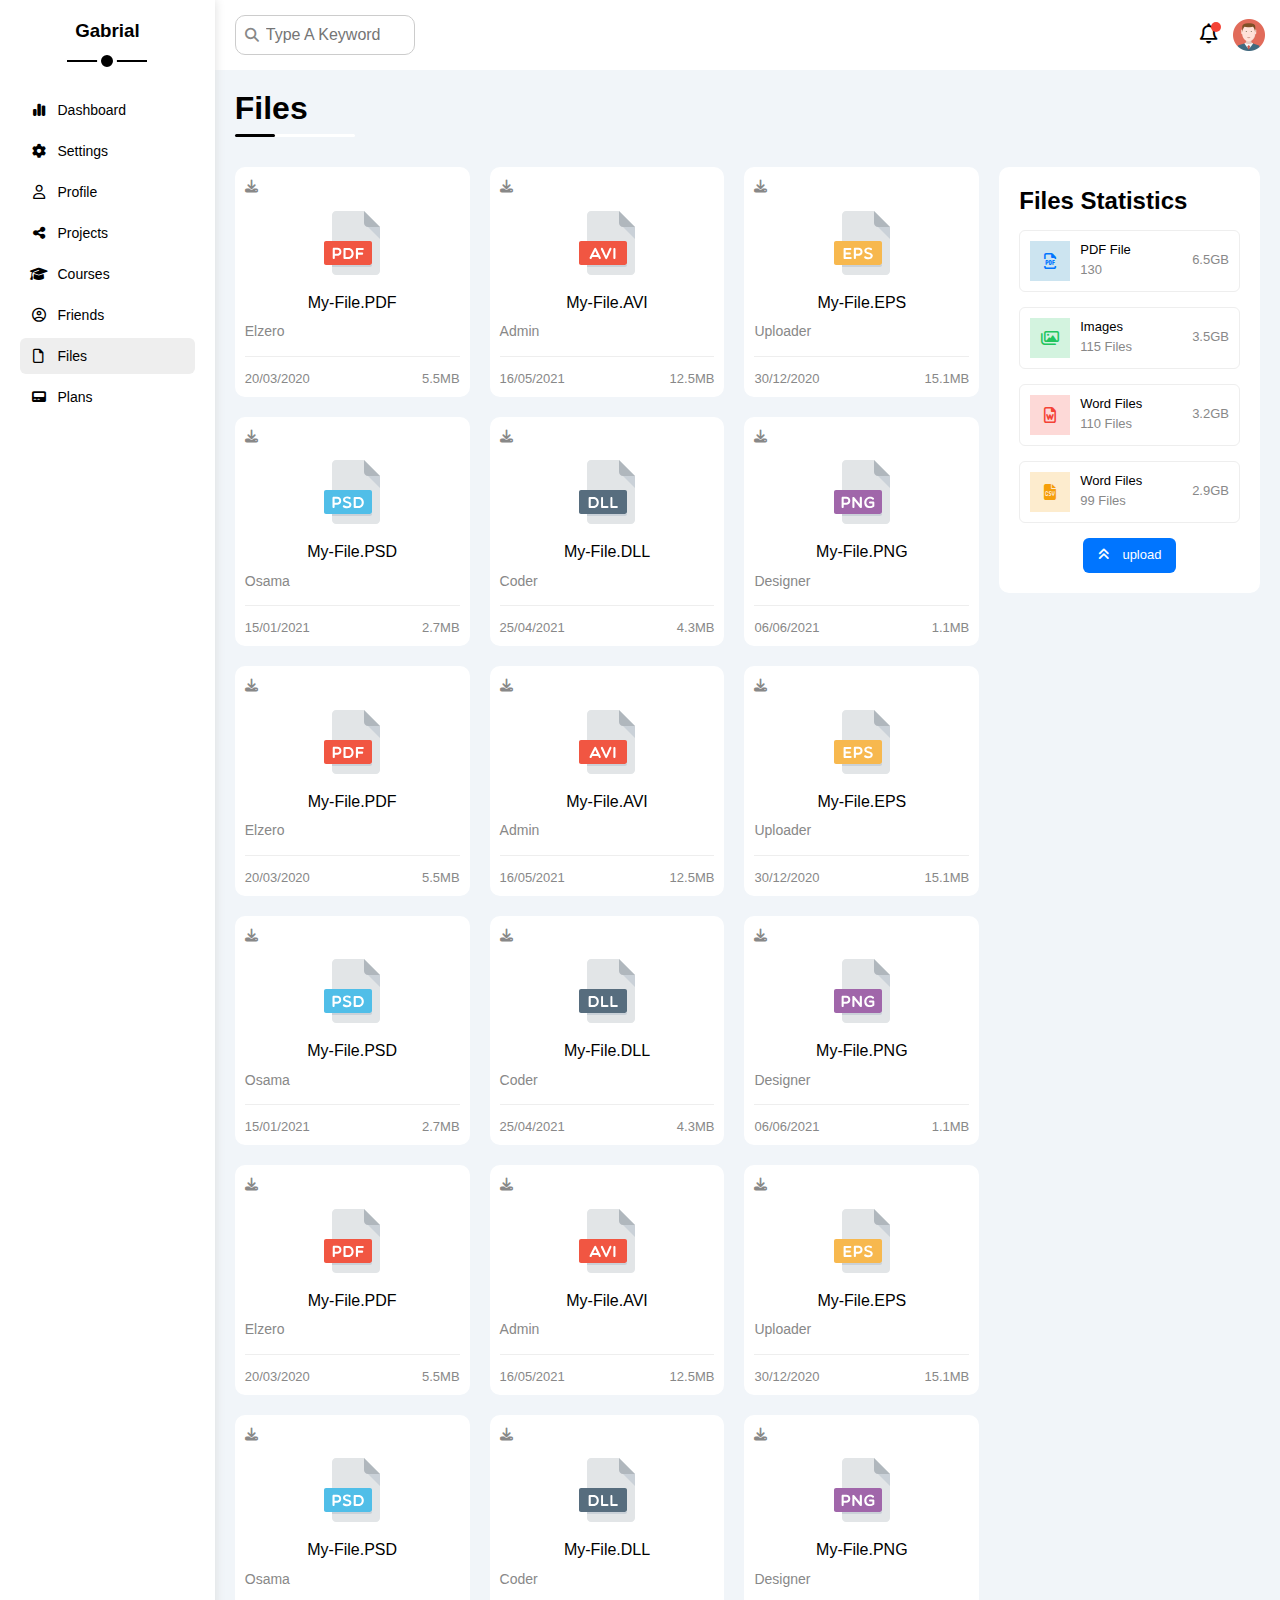
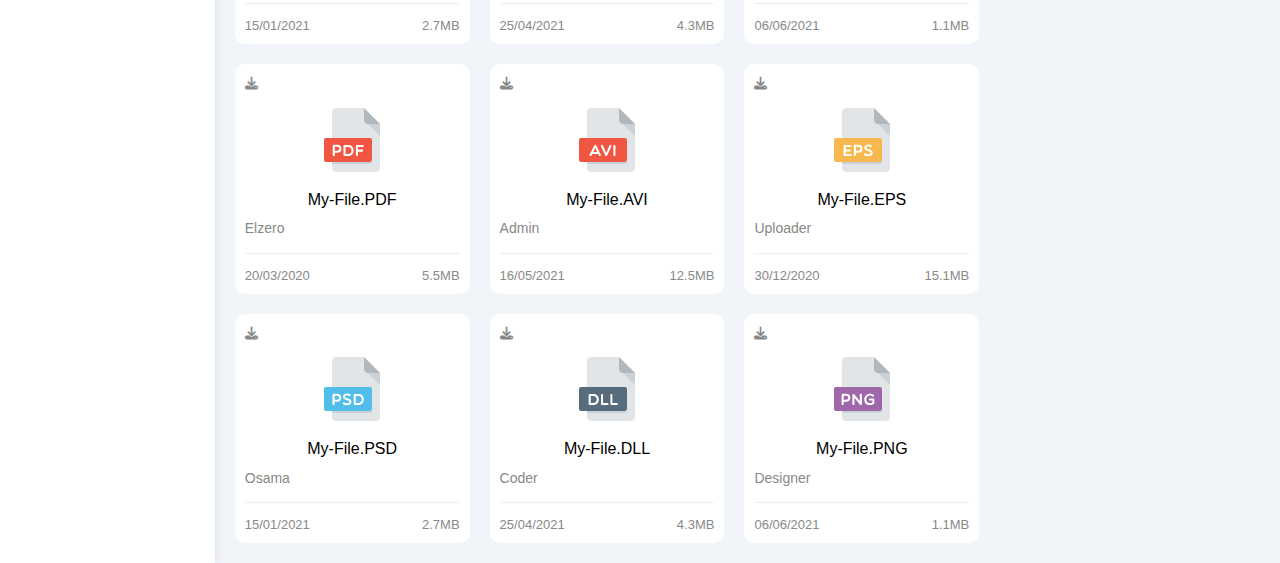
<file: file.html>
<!DOCTYPE html>
<html>

<head>
    <meta charset="UTF-8">
    <meta http-equiv="X-UA-Compatible" content="IE=edge">
    <meta name="viewport" content="width=device-width, initial-scale=1.0">
    <title>file</title>
    <link rel="stylesheet" href="css/all.min.css">
    <link rel="stylesheet" href="css/framework.css">
    <link rel="stylesheet" href="css/main.css">
    <link rel="stylesheet" href="css/normalize.css">
    <link rel="preconnect" href="https://fonts.googleapis.com">
    <link rel="preconnect" href="https://fonts.gstatic.com" crossorigin="">
    <link
        href="https://fonts.googleapis.com/css2?family=Cairo:wght@300;400;700&amp;family=Lato:wght@300;400;700&amp;family=Libre+Baskerville:wght@400;700&amp;family=Open+Sans:wght@300;400;500;700;800&amp;family=Oswald:wght@200;300;400;700&amp;family=Raleway:wght@200;400;700;800&amp;family=Roboto:wght@300;400;500;700;900&amp;family=Rubik:wght@300;400;500;600;700;800;900&amp;family=Work+Sans:wght@200;300;400;500;600;700;800&amp;display=swap"
        rel="stylesheet">
</head>

<body>
    <div class="page d-flex">
        <div class="sidebar p-20 p-relative bg-white box-shadow">
            <h3 class="txt-c mt-0 p-relative cursor-p">Gabrial</h3>
            <ul>
                <li>
                    <a class="d-flex c-black p-10 rad-6 fs-14 f-items" href="index.html">
                        <i class="fa-solid fa-chart-simple fa-fw"></i>
                        <span class="ml-10 hide-mobile">Dashboard</span>
                    </a>

                </li>
                <li>
                    <a class="d-flex c-black p-10 fs-14 f-items rad-6 " href="settings.html">
                        <i class="fa-solid fa-gear fa-fw"></i>
                        <span class="ml-10 hide-mobile">Settings</span>
                    </a>
                </li>
                <li>
                    <a class="d-flex c-black p-10 fs-14 f-items rad-6 " href="profile.html">
                        <i class="fa-regular fa-user fa-fw"></i>
                        <span class="ml-10 hide-mobile">Profile</span>
                    </a>
                </li>
                <li>
                    <a class="d-flex c-black p-10 fs-14 f-items rad-6 " href="projects.html">
                        <i class="fa-solid fa-share-nodes fa-fw"></i>
                        <span class="ml-10 hide-mobile">Projects</span>
                    </a>
                </li>
                <li>
                    <a class="d-flex c-black p-10 fs-14 f-items rad-6 " href="courses.html">
                        <i class="fa-solid fa-graduation-cap fa-fw"></i>
                        <span class="ml-10 hide-mobile">Courses</span>
                    </a>
                </li>
                <li>
                    <a class="d-flex c-black p-10 fs-14 f-items rad-6 " href="friends.html">
                        <i class="fa-regular fa-circle-user fa-fw"></i>
                        <span class="ml-10 hide-mobile">Friends</span>
                    </a>
                </li>
                <li>
                    <a class="active d-flex c-black p-10 fs-14 f-items rad-6 " href="files.html">
                        <i class="fa-regular fa-file fa-fw"></i>
                        <span class="ml-10 hide-mobile">files</span>
                    </a>
                </li>
                <li>
                    <a class="d-flex c-black p-10 fs-14 f-items rad-6 " href="plans.html">
                        <i class="fa-solid fa-pager fa-fw"></i>
                        <span class="ml-10 hide-mobile">plans</span>
                    </a>
                </li>
            </ul>
        </div>
        <div class="content w-full">
            <!-- start header -->
            <header class=" between-flex p-15 bg-white">
                <div class="search p-relative">
                    <input class="p-10 rad-10 pl-30 border-ccc" type="search" placeholder="Type A Keyword">
                </div>
                <div class="icons d-flex f-items">
                    <span class="notification p-relative cursor-p"><i class="fa-regular fa-bell fa-lg"></i></span>
                    <img class="cursor-p" src="images/avatar.png" alt="avatar">
                </div>
            </header>
            <!-- end header -->
            <!-- start files -->
            <div class="files-page">
                <h1 class="p-relative">files</h1>
                <div class="file-page d-flex gap-20 m-20">
                    <div class="file-stat bg-white p-20 rad-10">
                        <h2 class="mt-0 mb-15 txt-c-mobile">files statistics</h2>
                        <div class="box p-10 rad-6 d-flex f-items mt-15 c-grey">
                            <div class="symbol p-relative bg-dark-blue-tranparent">
                                <i class="fa-regular fa-file-pdf c-blue"></i>
                            </div>
                            <div class="fs-13">
                                <p class="c-black mb-5">PDF file</p>
                                <span class="d-block">130</span>
                            </div>
                            <span class="size fs-13">6.5GB</span>
                        </div>
                        <div class="box p-10 rad-6 d-flex f-items mt-15 c-grey">
                            <div class="symbol p-relative green-transparent">
                                <i class="fa-regular fa-images c-green"></i>
                            </div>
                            <div class="fs-13">
                                <p class="c-black mb-5">images</p>
                                <span class="d-block">115 Files</span>
                            </div>
                            <span class="size fs-13">3.5GB</span>
                        </div>
                        <div class="box p-10 rad-6 d-flex f-items mt-15 c-grey">
                            <div class="symbol p-relative red-transparent">
                                <i class="fa-regular fa-file-word c-red"></i>
                            </div>
                            <div class="fs-13">
                                <p class="c-black mb-5">word files</p>
                                <span class="d-block">110 Files</span>
                            </div>
                            <span class="size fs-13">3.2GB</span>
                        </div>
                        <div class="box p-10 rad-6 d-flex f-items mt-15 c-grey">
                            <div class="symbol p-relative orange-transparent">
                                <i class="fa-sharp fa-solid fa-file-csv c-orange"></i>
                            </div>
                            <div class="fs-13">
                                <p class="c-black mb-5">word files</p>
                                <span class="d-block">99 Files</span>
                            </div>
                            <span class="size fs-13">2.9GB</span>
                        </div>
                        <button class="w-fit btn-shape border-none c-white rad-6 bg-blue fs-13 d-block cursor-p">
                            <i class="fa-solid fa-angles-up mr-10"></i>
                            upload
                        </button>
                    </div>
                    <div class="files d-grid gap-20">
                        <div class="box p-10 rad-10 bg-white">
                            <div class="bb-eee pb-15 mb-15">
                                <i class="fa-solid fa-download fs-13 c-grey cursor-p"></i>
                                <div class="file-info txt-c">
                                    <img class="mt-15 mb-15" src="images/pdf.svg">
                                    <p class="fs-16 mb-10">my-file.PDF</p>
                                </div>
                                <span class="fs-14 c-grey">Elzero</span>
                            </div>
                            <div class="date between-flex fs-13 c-grey">
                                <span>20/03/2020</span>
                                <span>5.5MB</span>
                            </div>
                        </div>
                        <div class="box p-10 rad-10 bg-white">
                            <div class="bb-eee pb-15 mb-15">
                                <i class="fa-solid fa-download fs-13 c-grey cursor-p"></i>
                                <div class="file-info txt-c">
                                    <img class="mt-15 mb-15" src="images/avi.svg">
                                    <p class="fs-16 mb-10">my-file.AVI</p>
                                </div>
                                <span class="fs-14 c-grey">Admin</span>
                            </div>
                            <div class="date between-flex fs-13 c-grey">
                                <span>16/05/2021</span>
                                <span>12.5MB</span>
                            </div>
                        </div>
                        <div class="box p-10 rad-10 bg-white">
                            <div class="bb-eee pb-15 mb-15">
                                <i class="fa-solid fa-download fs-13 c-grey cursor-p"></i>
                                <div class="file-info txt-c">
                                    <img class="mt-15 mb-15" src="images/eps.svg">
                                    <p class="fs-16 mb-10">my-file.EPS</p>
                                </div>
                                <span class="fs-14 c-grey">Uploader</span>
                            </div>
                            <div class="date between-flex fs-13 c-grey">
                                <span>30/12/2020</span>
                                <span>15.1MB</span>
                            </div>
                        </div>
                        <div class="box p-10 rad-10 bg-white">
                            <div class="bb-eee pb-15 mb-15">
                                <i class="fa-solid fa-download fs-13 c-grey cursor-p"></i>
                                <div class="file-info txt-c">
                                    <img class="mt-15 mb-15" src="images/psd.svg">
                                    <p class="fs-16 mb-10">my-file.PSD</p>
                                </div>
                                <span class="fs-14 c-grey">Osama</span>
                            </div>
                            <div class="date between-flex fs-13 c-grey">
                                <span>15/01/2021</span>
                                <span>2.7MB</span>
                            </div>
                        </div>
                        <div class="box p-10 rad-10 bg-white">
                            <div class="bb-eee pb-15 mb-15">
                                <i class="fa-solid fa-download fs-13 c-grey cursor-p"></i>
                                <div class="file-info txt-c">
                                    <img class="mt-15 mb-15" src="images/dll.svg">
                                    <p class="fs-16 mb-10">my-file.DLL</p>
                                </div>
                                <span class="fs-14 c-grey">coder</span>
                            </div>
                            <div class="date between-flex fs-13 c-grey">
                                <span>25/04/2021</span>
                                <span>4.3MB</span>
                            </div>
                        </div>
                        <div class="box p-10 rad-10 bg-white">
                            <div class="bb-eee pb-15 mb-15">
                                <i class="fa-solid fa-download fs-13 c-grey cursor-p"></i>
                                <div class="file-info txt-c">
                                    <img class="mt-15 mb-15" src="images/png.svg">
                                    <p class="fs-16 mb-10">my-file.PNG</p>
                                </div>
                                <span class="fs-14 c-grey">designer</span>
                            </div>
                            <div class="date between-flex fs-13 c-grey">
                                <span>06/06/2021</span>
                                <span>1.1MB</span>
                            </div>
                        </div>
                        <div class="box p-10 rad-10 bg-white">
                            <div class="bb-eee pb-15 mb-15">
                                <i class="fa-solid fa-download fs-13 c-grey cursor-p"></i>
                                <div class="file-info txt-c">
                                    <img class="mt-15 mb-15" src="images/pdf.svg">
                                    <p class="fs-16 mb-10">my-file.PDF</p>
                                </div>
                                <span class="fs-14 c-grey">Elzero</span>
                            </div>
                            <div class="date between-flex fs-13 c-grey">
                                <span>20/03/2020</span>
                                <span>5.5MB</span>
                            </div>
                        </div>
                        <div class="box p-10 rad-10 bg-white">
                            <div class="bb-eee pb-15 mb-15">
                                <i class="fa-solid fa-download fs-13 c-grey cursor-p"></i>
                                <div class="file-info txt-c">
                                    <img class="mt-15 mb-15" src="images/avi.svg">
                                    <p class="fs-16 mb-10">my-file.AVI</p>
                                </div>
                                <span class="fs-14 c-grey">Admin</span>
                            </div>
                            <div class="date between-flex fs-13 c-grey">
                                <span>16/05/2021</span>
                                <span>12.5MB</span>
                            </div>
                        </div>
                        <div class="box p-10 rad-10 bg-white">
                            <div class="bb-eee pb-15 mb-15">
                                <i class="fa-solid fa-download fs-13 c-grey cursor-p"></i>
                                <div class="file-info txt-c">
                                    <img class="mt-15 mb-15" src="images/eps.svg">
                                    <p class="fs-16 mb-10">my-file.EPS</p>
                                </div>
                                <span class="fs-14 c-grey">Uploader</span>
                            </div>
                            <div class="date between-flex fs-13 c-grey">
                                <span>30/12/2020</span>
                                <span>15.1MB</span>
                            </div>
                        </div>
                        <div class="box p-10 rad-10 bg-white">
                            <div class="bb-eee pb-15 mb-15">
                                <i class="fa-solid fa-download fs-13 c-grey cursor-p"></i>
                                <div class="file-info txt-c">
                                    <img class="mt-15 mb-15" src="images/psd.svg">
                                    <p class="fs-16 mb-10">my-file.PSD</p>
                                </div>
                                <span class="fs-14 c-grey">Osama</span>
                            </div>
                            <div class="date between-flex fs-13 c-grey">
                                <span>15/01/2021</span>
                                <span>2.7MB</span>
                            </div>
                        </div>
                        <div class="box p-10 rad-10 bg-white">
                            <div class="bb-eee pb-15 mb-15">
                                <i class="fa-solid fa-download fs-13 c-grey cursor-p"></i>
                                <div class="file-info txt-c">
                                    <img class="mt-15 mb-15" src="images/dll.svg">
                                    <p class="fs-16 mb-10">my-file.DLL</p>
                                </div>
                                <span class="fs-14 c-grey">coder</span>
                            </div>
                            <div class="date between-flex fs-13 c-grey">
                                <span>25/04/2021</span>
                                <span>4.3MB</span>
                            </div>
                        </div>
                        <div class="box p-10 rad-10 bg-white">
                            <div class="bb-eee pb-15 mb-15">
                                <i class="fa-solid fa-download fs-13 c-grey cursor-p"></i>
                                <div class="file-info txt-c">
                                    <img class="mt-15 mb-15" src="images/png.svg">
                                    <p class="fs-16 mb-10">my-file.PNG</p>
                                </div>
                                <span class="fs-14 c-grey">designer</span>
                            </div>
                            <div class="date between-flex fs-13 c-grey">
                                <span>06/06/2021</span>
                                <span>1.1MB</span>
                            </div>
                        </div>
                        <div class="box p-10 rad-10 bg-white">
                            <div class="bb-eee pb-15 mb-15">
                                <i class="fa-solid fa-download fs-13 c-grey cursor-p"></i>
                                <div class="file-info txt-c">
                                    <img class="mt-15 mb-15" src="images/pdf.svg">
                                    <p class="fs-16 mb-10">my-file.PDF</p>
                                </div>
                                <span class="fs-14 c-grey">Elzero</span>
                            </div>
                            <div class="date between-flex fs-13 c-grey">
                                <span>20/03/2020</span>
                                <span>5.5MB</span>
                            </div>
                        </div>
                        <div class="box p-10 rad-10 bg-white">
                            <div class="bb-eee pb-15 mb-15">
                                <i class="fa-solid fa-download fs-13 c-grey cursor-p"></i>
                                <div class="file-info txt-c">
                                    <img class="mt-15 mb-15" src="images/avi.svg">
                                    <p class="fs-16 mb-10">my-file.AVI</p>
                                </div>
                                <span class="fs-14 c-grey">Admin</span>
                            </div>
                            <div class="date between-flex fs-13 c-grey">
                                <span>16/05/2021</span>
                                <span>12.5MB</span>
                            </div>
                        </div>
                        <div class="box p-10 rad-10 bg-white">
                            <div class="bb-eee pb-15 mb-15">
                                <i class="fa-solid fa-download fs-13 c-grey cursor-p"></i>
                                <div class="file-info txt-c">
                                    <img class="mt-15 mb-15" src="images/eps.svg">
                                    <p class="fs-16 mb-10">my-file.EPS</p>
                                </div>
                                <span class="fs-14 c-grey">Uploader</span>
                            </div>
                            <div class="date between-flex fs-13 c-grey">
                                <span>30/12/2020</span>
                                <span>15.1MB</span>
                            </div>
                        </div>
                        <div class="box p-10 rad-10 bg-white">
                            <div class="bb-eee pb-15 mb-15">
                                <i class="fa-solid fa-download fs-13 c-grey cursor-p"></i>
                                <div class="file-info txt-c">
                                    <img class="mt-15 mb-15" src="images/psd.svg">
                                    <p class="fs-16 mb-10">my-file.PSD</p>
                                </div>
                                <span class="fs-14 c-grey">Osama</span>
                            </div>
                            <div class="date between-flex fs-13 c-grey">
                                <span>15/01/2021</span>
                                <span>2.7MB</span>
                            </div>
                        </div>
                        <div class="box p-10 rad-10 bg-white">
                            <div class="bb-eee pb-15 mb-15">
                                <i class="fa-solid fa-download fs-13 c-grey cursor-p"></i>
                                <div class="file-info txt-c">
                                    <img class="mt-15 mb-15" src="images/dll.svg">
                                    <p class="fs-16 mb-10">my-file.DLL</p>
                                </div>
                                <span class="fs-14 c-grey">coder</span>
                            </div>
                            <div class="date between-flex fs-13 c-grey">
                                <span>25/04/2021</span>
                                <span>4.3MB</span>
                            </div>
                        </div>
                        <div class="box p-10 rad-10 bg-white">
                            <div class="bb-eee pb-15 mb-15">
                                <i class="fa-solid fa-download fs-13 c-grey cursor-p"></i>
                                <div class="file-info txt-c">
                                    <img class="mt-15 mb-15" src="images/png.svg">
                                    <p class="fs-16 mb-10">my-file.PNG</p>
                                </div>
                                <span class="fs-14 c-grey">designer</span>
                            </div>
                            <div class="date between-flex fs-13 c-grey">
                                <span>06/06/2021</span>
                                <span>1.1MB</span>
                            </div>
                        </div>
                        <div class="box p-10 rad-10 bg-white">
                            <div class="bb-eee pb-15 mb-15">
                                <i class="fa-solid fa-download fs-13 c-grey cursor-p"></i>
                                <div class="file-info txt-c">
                                    <img class="mt-15 mb-15" src="images/pdf.svg">
                                    <p class="fs-16 mb-10">my-file.PDF</p>
                                </div>
                                <span class="fs-14 c-grey">Elzero</span>
                            </div>
                            <div class="date between-flex fs-13 c-grey">
                                <span>20/03/2020</span>
                                <span>5.5MB</span>
                            </div>
                        </div>
                        <div class="box p-10 rad-10 bg-white">
                            <div class="bb-eee pb-15 mb-15">
                                <i class="fa-solid fa-download fs-13 c-grey cursor-p"></i>
                                <div class="file-info txt-c">
                                    <img class="mt-15 mb-15" src="images/avi.svg">
                                    <p class="fs-16 mb-10">my-file.AVI</p>
                                </div>
                                <span class="fs-14 c-grey">Admin</span>
                            </div>
                            <div class="date between-flex fs-13 c-grey">
                                <span>16/05/2021</span>
                                <span>12.5MB</span>
                            </div>
                        </div>
                        <div class="box p-10 rad-10 bg-white">
                            <div class="bb-eee pb-15 mb-15">
                                <i class="fa-solid fa-download fs-13 c-grey cursor-p"></i>
                                <div class="file-info txt-c">
                                    <img class="mt-15 mb-15" src="images/eps.svg">
                                    <p class="fs-16 mb-10">my-file.EPS</p>
                                </div>
                                <span class="fs-14 c-grey">Uploader</span>
                            </div>
                            <div class="date between-flex fs-13 c-grey">
                                <span>30/12/2020</span>
                                <span>15.1MB</span>
                            </div>
                        </div>
                        <div class="box p-10 rad-10 bg-white">
                            <div class="bb-eee pb-15 mb-15">
                                <i class="fa-solid fa-download fs-13 c-grey cursor-p"></i>
                                <div class="file-info txt-c">
                                    <img class="mt-15 mb-15" src="images/psd.svg">
                                    <p class="fs-16 mb-10">my-file.PSD</p>
                                </div>
                                <span class="fs-14 c-grey">Osama</span>
                            </div>
                            <div class="date between-flex fs-13 c-grey">
                                <span>15/01/2021</span>
                                <span>2.7MB</span>
                            </div>
                        </div>
                        <div class="box p-10 rad-10 bg-white">
                            <div class="bb-eee pb-15 mb-15">
                                <i class="fa-solid fa-download fs-13 c-grey cursor-p"></i>
                                <div class="file-info txt-c">
                                    <img class="mt-15 mb-15" src="images/dll.svg">
                                    <p class="fs-16 mb-10">my-file.DLL</p>
                                </div>
                                <span class="fs-14 c-grey">coder</span>
                            </div>
                            <div class="date between-flex fs-13 c-grey">
                                <span>25/04/2021</span>
                                <span>4.3MB</span>
                            </div>
                        </div>
                        <div class="box p-10 rad-10 bg-white">
                            <div class="bb-eee pb-15 mb-15">
                                <i class="fa-solid fa-download fs-13 c-grey cursor-p"></i>
                                <div class="file-info txt-c">
                                    <img class="mt-15 mb-15" src="images/png.svg">
                                    <p class="fs-16 mb-10">my-file.PNG</p>
                                </div>
                                <span class="fs-14 c-grey">designer</span>
                            </div>
                            <div class="date between-flex fs-13 c-grey">
                                <span>06/06/2021</span>
                                <span>1.1MB</span>
                            </div>
                        </div>
                    </div>
                </div>
            </div>
            <!-- end files -->
        </div>
        <!-- end content -->
    </div>
    </div>
</body>

</html>
</file>
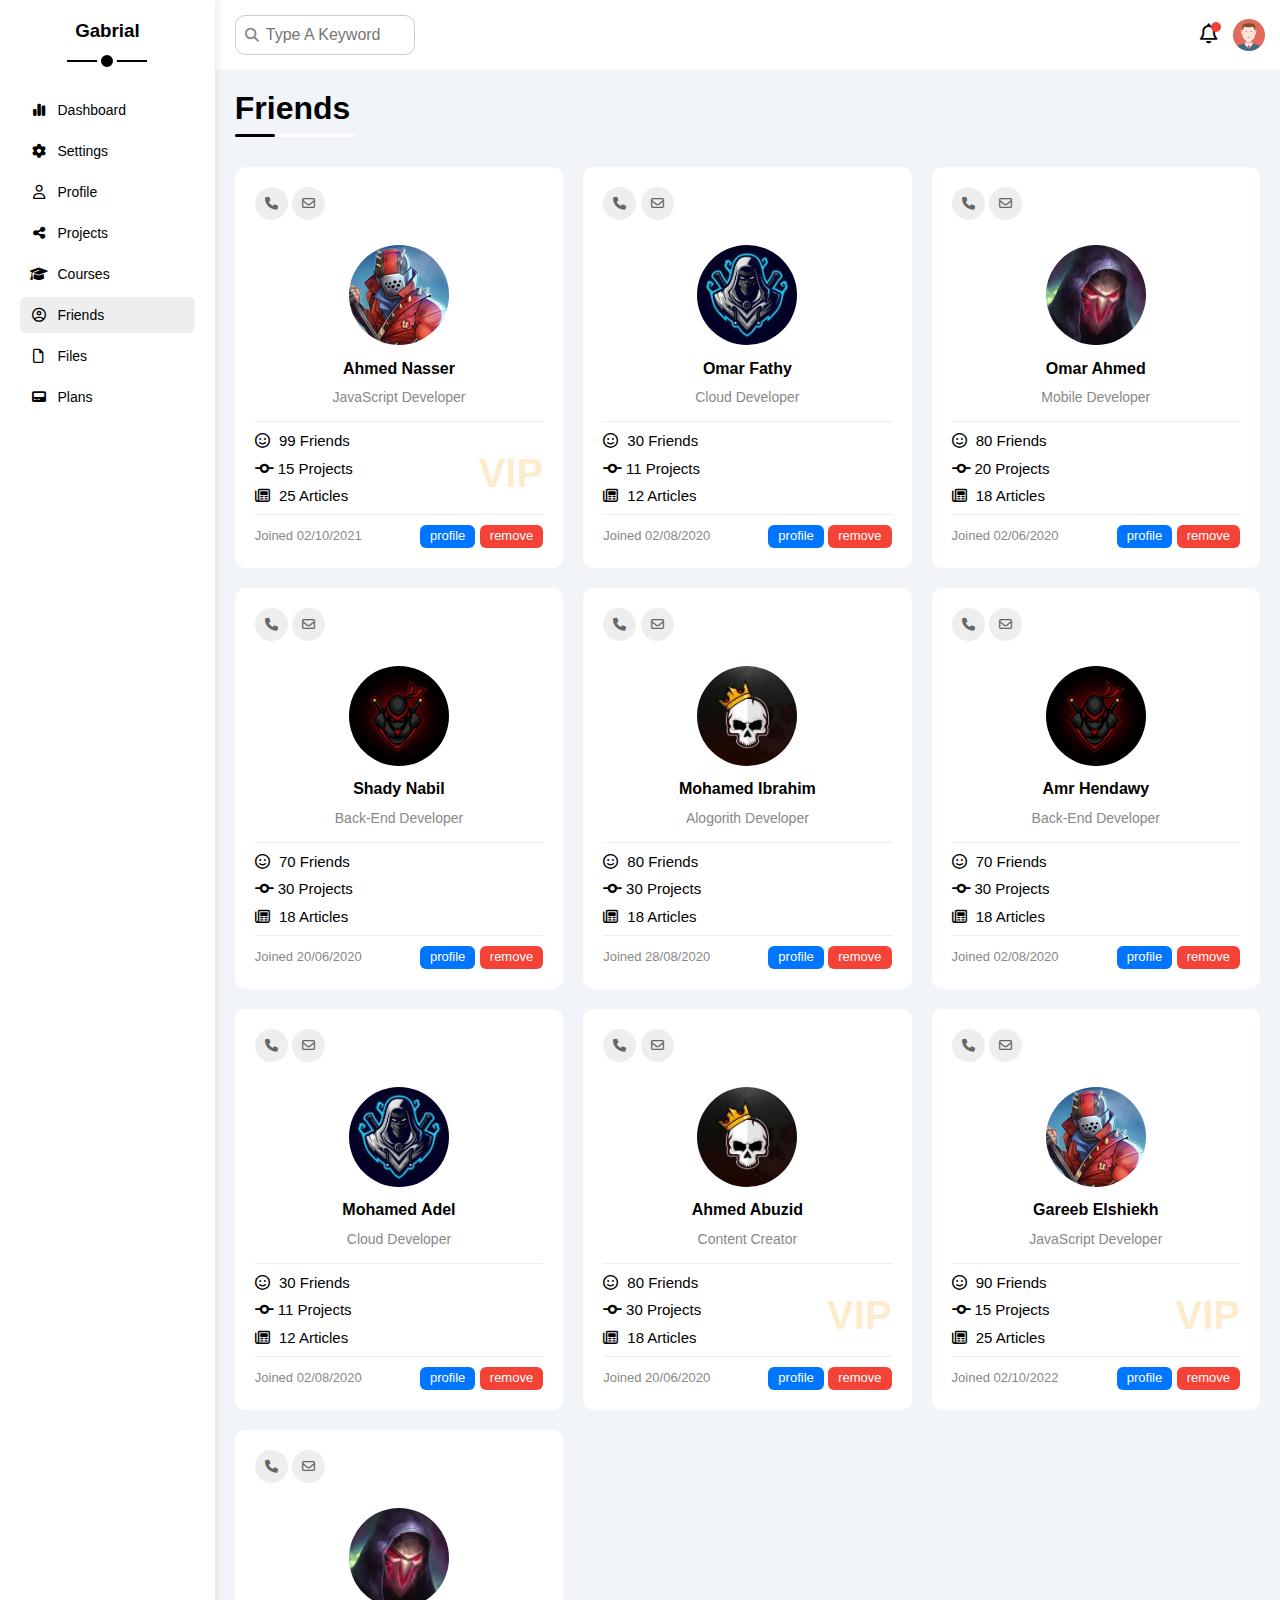
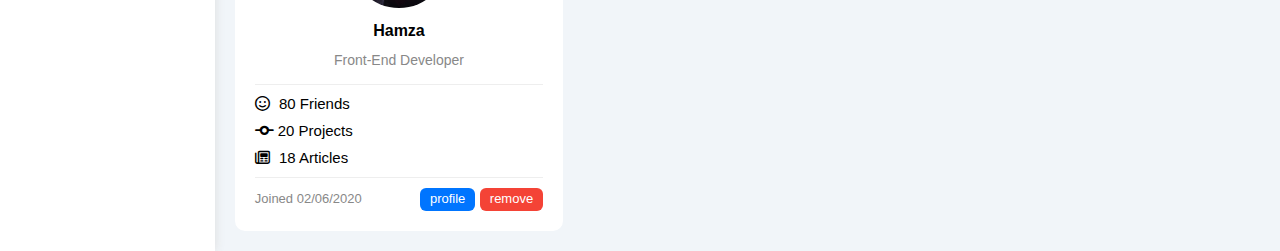
<file: friends.html>
<!DOCTYPE html>
<html>

<head>
    <meta charset="UTF-8">
    <meta http-equiv="X-UA-Compatible" content="IE=edge">
    <meta name="viewport" content="width=device-width, initial-scale=1.0">
    <title>Friends</title>
    <link rel="stylesheet" href="css/all.min.css">
    <link rel="stylesheet" href="css/framework.css">
    <link rel="stylesheet" href="css/main.css">
    <link rel="stylesheet" href="css/normalize.css">
    <link rel="preconnect" href="https://fonts.googleapis.com">
    <link rel="preconnect" href="https://fonts.gstatic.com" crossorigin="">
    <link
        href="https://fonts.googleapis.com/css2?family=Cairo:wght@300;400;700&amp;family=Lato:wght@300;400;700&amp;family=Libre+Baskerville:wght@400;700&amp;family=Open+Sans:wght@300;400;500;700;800&amp;family=Oswald:wght@200;300;400;700&amp;family=Raleway:wght@200;400;700;800&amp;family=Roboto:wght@300;400;500;700;900&amp;family=Rubik:wght@300;400;500;600;700;800;900&amp;family=Work+Sans:wght@200;300;400;500;600;700;800&amp;display=swap"
        rel="stylesheet">
</head>

<body>
    <div class="page d-flex">
        <div class="sidebar p-20 p-relative bg-white box-shadow">
            <h3 class="txt-c mt-0 p-relative cursor-p">Gabrial</h3>
            <ul>
                <li>
                    <a class="d-flex c-black p-10 rad-6 fs-14 f-items" href="index.html">
                        <i class="fa-solid fa-chart-simple fa-fw"></i>
                        <span class="ml-10 hide-mobile">Dashboard</span>
                    </a>

                </li>
                <li>
                    <a class="d-flex c-black p-10 fs-14 f-items rad-6 " href="settings.html">
                        <i class="fa-solid fa-gear fa-fw"></i>
                        <span class="ml-10 hide-mobile">Settings</span>
                    </a>
                </li>
                <li>
                    <a class="d-flex c-black p-10 fs-14 f-items rad-6 " href="profile.html">
                        <i class="fa-regular fa-user fa-fw"></i>
                        <span class="ml-10 hide-mobile">Profile</span>
                    </a>
                </li>
                <li>
                    <a class="d-flex c-black p-10 fs-14 f-items rad-6 " href="projects.html">
                        <i class="fa-solid fa-share-nodes fa-fw"></i>
                        <span class="ml-10 hide-mobile">Projects</span>
                    </a>
                </li>
                <li>
                    <a class="d-flex c-black p-10 fs-14 f-items rad-6 " href="courses.html">
                        <i class="fa-solid fa-graduation-cap fa-fw"></i>
                        <span class="ml-10 hide-mobile">Courses</span>
                    </a>
                </li>
                <li>
                    <a class="active d-flex c-black p-10 fs-14 f-items rad-6 " href="friends.html">
                        <i class="fa-regular fa-circle-user fa-fw"></i>
                        <span class="ml-10 hide-mobile">Friends</span>
                    </a>
                </li>
                <li>
                    <a class="d-flex c-black p-10 fs-14 f-items rad-6 " href="file.html">
                        <i class="fa-regular fa-file fa-fw"></i>
                        <span class="ml-10 hide-mobile">files</span>
                    </a>
                </li>
                <li>
                    <a class="d-flex c-black p-10 fs-14 f-items rad-6 " href="plans.html">
                        <i class="fa-solid fa-pager fa-fw"></i>
                        <span class="ml-10 hide-mobile">plans</span>
                    </a>
                </li>
            </ul>
        </div>
        <div class="content w-full">
            <!-- start header -->
            <header class=" between-flex p-15 bg-white">
                <div class="search p-relative">
                    <input class="p-10 rad-10 pl-30 border-ccc" type="search" placeholder="Type A Keyword">
                </div>
                <div class="icons d-flex f-items">
                    <span class="notification p-relative cursor-p"><i class="fa-regular fa-bell fa-lg"></i></span>
                    <img class="cursor-p" src="images/avatar.png" alt="avatar">
                </div>
            </header>
            <!-- end header -->
            <!-- start friends -->
            <div class="friends">
                <h1 class="p-relative">Friends</h1>
                <div class="friends-page d-grid gap-20">
                    <div class="friend bg-white p-20 rad-10">
                        <div class="contect">
                            <i class="fa-solid fa-phone fs-13 cursor-p"></i>
                            <i class="fa-regular fa-envelope fs-13 cursor-p"></i>
                        </div>
                        <div class="profile txt-c bb-eee p-15 mb-10">
                            <img class="rad-half mt-10 mb-10 w-100 h-100" src="images/friend-01.jpg">
                            <h4 class="mt-0 mb-10">Ahmed nasser</h4>
                            <span class="fs-14 c-grey">javaScript developer</span>
                        </div>
                        <div class="info between-flex bb-eee mb-10 p-relative">
                            <div>
                                <div class="mb-10 fs-15">
                                    <i class="fa-regular fa-face-smile"></i>
                                    <span>99 friends</span>
                                </div>
                                <div class="mb-10 fs-15">
                                    <i class="fa-solid fa-code-commit fa-fw special"></i>
                                   <span> 15 projects</span>
                                </div>
                                <div class="mb-10 fs-15">
                                    <i class="fa-regular fa-newspaper"></i>
                                    <span>25 articles </span>
                                </div>
                            </div>
                            <span class="vip c-orange fw-bold">VIP</span>
                        </div>
                        <div class="between-flex">
                            <span class="fs-13 c-grey">joined 02/10/2021</span>
                            <div class="buttons">
                                <button class="border-none btn-shape c-white bg-blue fs-13 cursor-p">profile</button>
                                <button class="border-none btn-shape c-white bg-red fs-13 cursor-p">remove</button>
                            </div>
                        </div>
                    </div>
                    <div class="friend bg-white p-20 rad-10">
                        <div class="contect">
                            <i class="fa-solid fa-phone fs-13 cursor-p"></i>
                            <i class="fa-regular fa-envelope fs-13 cursor-p"></i>
                        </div>
                        <div class="profile txt-c bb-eee p-15 mb-10">
                            <img class="rad-half mt-10 mb-10 w-100 h-100" src="images/friend-02.jpg">
                            <h4 class="mt-0 mb-10">omar fathy</h4>
                            <span class="fs-14 c-grey">cloud developer</span>
                        </div>
                        <div class="info between-flex bb-eee mb-10 p-relative">
                            <div>
                                <div class="mb-10 fs-15">
                                    <i class="fa-regular fa-face-smile"></i>
                                    <span>30 friends</span>
                                </div>
                                <div class="mb-10 fs-15">
                                    <i class="fa-solid fa-code-commit fa-fw special"></i>
                                   <span> 11 projects</span>
                                </div>
                                <div class="mb-10 fs-15">
                                    <i class="fa-regular fa-newspaper"></i>
                                    <span>12 articles </span>
                                </div>
                            </div>
                        </div>
                        <div class="between-flex">
                            <span class="fs-13 c-grey">joined 02/08/2020</span>
                            <div class="buttons">
                                <button class="border-none btn-shape c-white bg-blue fs-13 cursor-p">profile</button>
                                <button class="border-none btn-shape c-white bg-red fs-13 cursor-p">remove</button>
                            </div>
                        </div>
                    </div>
                    <div class="friend bg-white p-20 rad-10">
                        <div class="contect">
                            <i class="fa-solid fa-phone fs-13 cursor-p"></i>
                            <i class="fa-regular fa-envelope fs-13 cursor-p"></i>
                        </div>
                        <div class="profile txt-c bb-eee p-15 mb-10">
                            <img class="rad-half mt-10 mb-10 w-100 h-100" src="images/friend-03.jpg">
                            <h4 class="mt-0 mb-10">omar ahmed</h4>
                            <span class="fs-14 c-grey">mobile developer</span>
                        </div>
                        <div class="info between-flex bb-eee mb-10 p-relative">
                            <div>
                                <div class="mb-10 fs-15">
                                    <i class="fa-regular fa-face-smile"></i>
                                    <span>80 friends</span>
                                </div>
                                <div class="mb-10 fs-15">
                                    <i class="fa-solid fa-code-commit fa-fw special"></i>
                                   <span> 20 projects</span>
                                </div>
                                <div class="mb-10 fs-15">
                                    <i class="fa-regular fa-newspaper"></i>
                                    <span>18 articles </span>
                                </div>
                            </div>
                        </div>
                        <div class="between-flex">
                            <span class="fs-13 c-grey">joined 02/06/2020</span>
                            <div class="buttons">
                                <button class="border-none btn-shape c-white bg-blue fs-13 cursor-p">profile</button>
                                <button class="border-none btn-shape c-white bg-red fs-13 cursor-p">remove</button>
                            </div>
                        </div>
                    </div>
                    <div class="friend bg-white p-20 rad-10">
                        <div class="contect">
                            <i class="fa-solid fa-phone fs-13 cursor-p"></i>
                            <i class="fa-regular fa-envelope fs-13 cursor-p"></i>
                        </div>
                        <div class="profile txt-c bb-eee p-15 mb-10">
                            <img class="rad-half mt-10 mb-10 w-100 h-100" src="images/friend-04.jpg">
                            <h4 class="mt-0 mb-10">shady nabil</h4>
                            <span class="fs-14 c-grey">back-end developer</span>
                        </div>
                        <div class="info between-flex bb-eee mb-10 p-relative">
                            <div>
                                <div class="mb-10 fs-15">
                                    <i class="fa-regular fa-face-smile"></i>
                                    <span>70 friends</span>
                                </div>
                                <div class="mb-10 fs-15">
                                    <i class="fa-solid fa-code-commit fa-fw special"></i>
                                   <span> 30 projects</span>
                                </div>
                                <div class="mb-10 fs-15">
                                    <i class="fa-regular fa-newspaper"></i>
                                    <span>18 articles </span>
                                </div>
                            </div>
                        </div>
                        <div class="between-flex">
                            <span class="fs-13 c-grey">joined 20/06/2020</span>
                            <div class="buttons">
                                <button class="border-none btn-shape c-white bg-blue fs-13 cursor-p">profile</button>
                                <button class="border-none btn-shape c-white bg-red fs-13 cursor-p">remove</button>
                            </div>
                        </div>
                    </div>
                    <div class="friend bg-white p-20 rad-10">
                        <div class="contect">
                            <i class="fa-solid fa-phone fs-13 cursor-p"></i>
                            <i class="fa-regular fa-envelope fs-13 cursor-p"></i>
                        </div>
                        <div class="profile txt-c bb-eee p-15 mb-10">
                            <img class="rad-half mt-10 mb-10 w-100 h-100" src="images/friend-05.jpg">
                            <h4 class="mt-0 mb-10">mohamed Ibrahim</h4>
                            <span class="fs-14 c-grey">alogorith developer</span>
                        </div>
                        <div class="info between-flex bb-eee mb-10 p-relative">
                            <div>
                                <div class="mb-10 fs-15">
                                    <i class="fa-regular fa-face-smile"></i>
                                    <span>80 friends</span>
                                </div>
                                <div class="mb-10 fs-15">
                                    <i class="fa-solid fa-code-commit fa-fw special"></i>
                                   <span> 30 projects</span>
                                </div>
                                <div class="mb-10 fs-15">
                                    <i class="fa-regular fa-newspaper"></i>
                                    <span>18 articles </span>
                                </div>
                            </div>
                        </div>
                        <div class="between-flex">
                            <span class="fs-13 c-grey">joined 28/08/2020</span>
                            <div class="buttons">
                                <button class="border-none btn-shape c-white bg-blue fs-13 cursor-p">profile</button>
                                <button class="border-none btn-shape c-white bg-red fs-13 cursor-p">remove</button>
                            </div>
                        </div>
                    </div>
                    <div class="friend bg-white p-20 rad-10">
                        <div class="contect">
                            <i class="fa-solid fa-phone fs-13 cursor-p"></i>
                            <i class="fa-regular fa-envelope fs-13 cursor-p"></i>
                        </div>
                        <div class="profile txt-c bb-eee p-15 mb-10">
                            <img class="rad-half mt-10 mb-10 w-100 h-100" src="images/friend-04.jpg">
                            <h4 class="mt-0 mb-10">amr hendawy</h4>
                            <span class="fs-14 c-grey">back-end developer</span>
                        </div>
                        <div class="info between-flex bb-eee mb-10 p-relative">
                            <div>
                                <div class="mb-10 fs-15">
                                    <i class="fa-regular fa-face-smile"></i>
                                    <span>70 friends</span>
                                </div>
                                <div class="mb-10 fs-15">
                                    <i class="fa-solid fa-code-commit fa-fw special"></i>
                                   <span> 30 projects</span>
                                </div>
                                <div class="mb-10 fs-15">
                                    <i class="fa-regular fa-newspaper"></i>
                                    <span>18 articles </span>
                                </div>
                            </div>
                        </div>
                        <div class="between-flex">
                            <span class="fs-13 c-grey">joined 02/08/2020</span>
                            <div class="buttons">
                                <button class="border-none btn-shape c-white bg-blue fs-13 cursor-p">profile</button>
                                <button class="border-none btn-shape c-white bg-red fs-13 cursor-p">remove</button>
                            </div>
                        </div>
                    </div>
                    <div class="friend bg-white p-20 rad-10">
                        <div class="contect">
                            <i class="fa-solid fa-phone fs-13 cursor-p"></i>
                            <i class="fa-regular fa-envelope fs-13 cursor-p"></i>
                        </div>
                        <div class="profile txt-c bb-eee p-15 mb-10">
                            <img class="rad-half mt-10 mb-10 w-100 h-100" src="images/friend-02.jpg">
                            <h4 class="mt-0 mb-10">mohamed adel</h4>
                            <span class="fs-14 c-grey">cloud developer</span>
                        </div>
                        <div class="info between-flex bb-eee mb-10 p-relative">
                            <div>
                                <div class="mb-10 fs-15">
                                    <i class="fa-regular fa-face-smile"></i>
                                    <span>30 friends</span>
                                </div>
                                <div class="mb-10 fs-15">
                                    <i class="fa-solid fa-code-commit fa-fw special"></i>
                                   <span> 11 projects</span>
                                </div>
                                <div class="mb-10 fs-15">
                                    <i class="fa-regular fa-newspaper"></i>
                                    <span>12 articles </span>
                                </div>
                            </div>
                        </div>
                        <div class="between-flex">
                            <span class="fs-13 c-grey">joined 02/08/2020</span>
                            <div class="buttons">
                                <button class="border-none btn-shape c-white bg-blue fs-13 cursor-p">profile</button>
                                <button class="border-none btn-shape c-white bg-red fs-13 cursor-p">remove</button>
                            </div>
                        </div>
                    </div>
                    <div class="friend bg-white p-20 rad-10">
                        <div class="contect">
                            <i class="fa-solid fa-phone fs-13 cursor-p"></i>
                            <i class="fa-regular fa-envelope fs-13 cursor-p"></i>
                        </div>
                        <div class="profile txt-c bb-eee p-15 mb-10">
                            <img class="rad-half mt-10 mb-10 w-100 h-100" src="images/friend-05.jpg">
                            <h4 class="mt-0 mb-10">ahmed abuzid</h4>
                            <span class="fs-14 c-grey">content creator</span>
                        </div>
                        <div class="info between-flex bb-eee mb-10 p-relative">
                            <div>
                                <div class="mb-10 fs-15">
                                    <i class="fa-regular fa-face-smile"></i>
                                    <span>80 friends</span>
                                </div>
                                <div class="mb-10 fs-15">
                                    <i class="fa-solid fa-code-commit fa-fw special"></i>
                                   <span> 30 projects</span>
                                </div>
                                <div class="mb-10 fs-15">
                                    <i class="fa-regular fa-newspaper"></i>
                                    <span>18 articles </span>
                                </div>
                                <span class="vip fw-bold c-orange">VIP</span>
                            </div>
                        </div>
                        <div class="between-flex">
                            <span class="fs-13 c-grey">joined 20/06/2020</span>
                            <div class="buttons">
                                <button class="border-none btn-shape c-white bg-blue fs-13 cursor-p">profile</button>
                                <button class="border-none btn-shape c-white bg-red fs-13 cursor-p">remove</button>
                            </div>
                        </div>
                    </div>
                    <div class="friend bg-white p-20 rad-10">
                        <div class="contect">
                            <i class="fa-solid fa-phone fs-13 cursor-p"></i>
                            <i class="fa-regular fa-envelope fs-13 cursor-p"></i>
                        </div>
                        <div class="profile txt-c bb-eee p-15 mb-10">
                            <img class="rad-half mt-10 mb-10 w-100 h-100" src="images/friend-01.jpg">
                            <h4 class="mt-0 mb-10">gareeb elshiekh</h4>
                            <span class="fs-14 c-grey">javaScript developer</span>
                        </div>
                        <div class="info between-flex bb-eee mb-10 p-relative">
                            <div>
                                <div class="mb-10 fs-15">
                                    <i class="fa-regular fa-face-smile"></i>
                                    <span>90 friends</span>
                                </div>
                                <div class="mb-10 fs-15">
                                    <i class="fa-solid fa-code-commit fa-fw special"></i>
                                   <span> 15 projects</span>
                                </div>
                                <div class="mb-10 fs-15">
                                    <i class="fa-regular fa-newspaper"></i>
                                    <span>25 articles </span>
                                </div>
                            </div>
                            <span class="vip c-orange fw-bold">VIP</span>
                        </div>
                        <div class="between-flex">
                            <span class="fs-13 c-grey">joined 02/10/2022</span>
                            <div class="buttons">
                                <button class="border-none btn-shape c-white bg-blue fs-13 cursor-p">profile</button>
                                <button class="border-none btn-shape c-white bg-red fs-13 cursor-p">remove</button>
                            </div>
                        </div>
                    </div>
                    <div class="friend bg-white p-20 rad-10">
                        <div class="contect">
                            <i class="fa-solid fa-phone fs-13 cursor-p"></i>
                            <i class="fa-regular fa-envelope fs-13 cursor-p"></i>
                        </div>
                        <div class="profile txt-c bb-eee p-15 mb-10">
                            <img class="rad-half mt-10 mb-10 w-100 h-100" src="images/friend-03.jpg">
                            <h4 class="mt-0 mb-10">hamza</h4>
                            <span class="fs-14 c-grey">front-end developer</span>
                        </div>
                        <div class="info between-flex bb-eee mb-10 p-relative">
                            <div>
                                <div class="mb-10 fs-15">
                                    <i class="fa-regular fa-face-smile"></i>
                                    <span>80 friends</span>
                                </div>
                                <div class="mb-10 fs-15">
                                    <i class="fa-solid fa-code-commit fa-fw special"></i>
                                   <span> 20 projects</span>
                                </div>
                                <div class="mb-10 fs-15">
                                    <i class="fa-regular fa-newspaper"></i>
                                    <span>18 articles </span>
                                </div>
                            </div>
                        </div>
                        <div class="between-flex">
                            <span class="fs-13 c-grey">joined 02/06/2020</span>
                            <div class="buttons">
                                <button class="border-none btn-shape c-white bg-blue fs-13 cursor-p">profile</button>
                                <button class="border-none btn-shape c-white bg-red fs-13 cursor-p">remove</button>
                            </div>
                        </div>
                    </div>
                </div>
            </div>
            <!-- end friends -->
        </div>
        <!-- end content -->
    </div>
    </div>
</body>

</html>
</file>
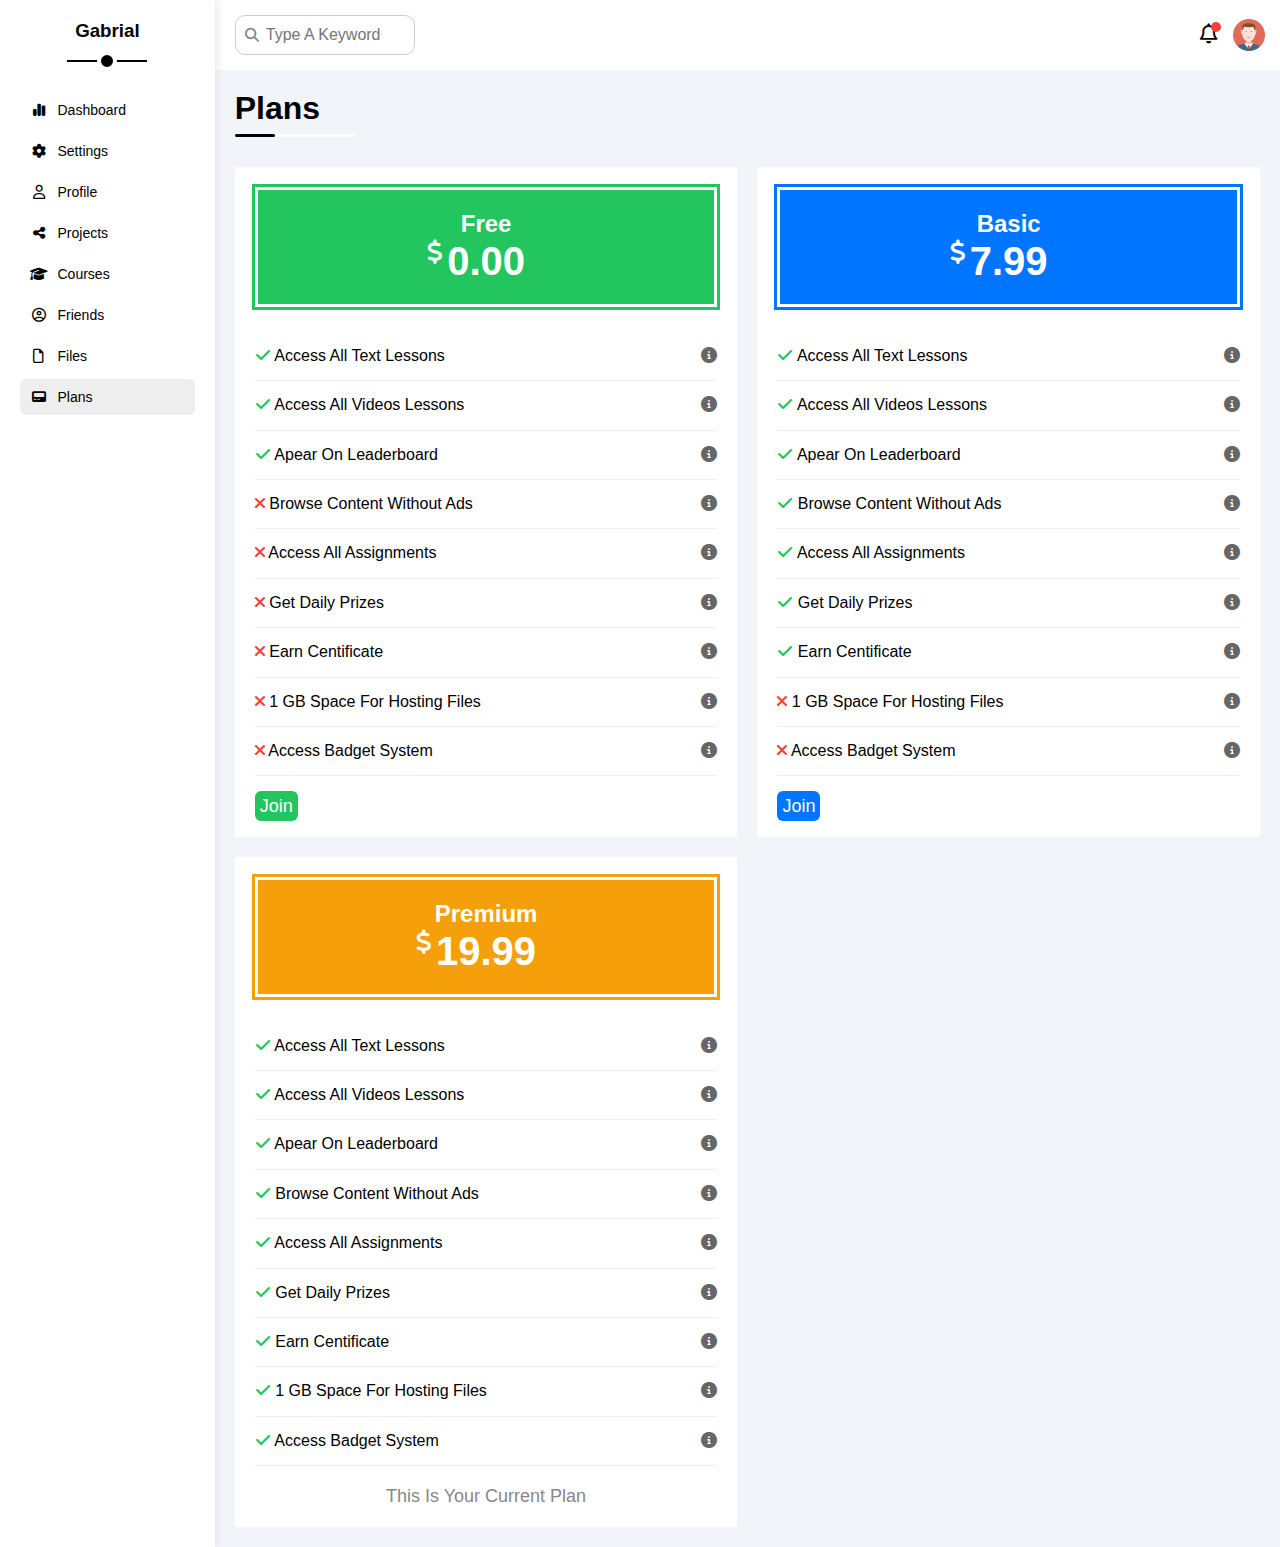
<file: plans.html>
<!DOCTYPE html>
<html>

<head>
    <meta charset="UTF-8">
    <meta http-equiv="X-UA-Compatible" content="IE=edge">
    <meta name="viewport" content="width=device-width, initial-scale=1.0">
    <title>plans</title>
    <link rel="stylesheet" href="css/all.min.css">
    <link rel="stylesheet" href="css/framework.css">
    <link rel="stylesheet" href="css/main.css">
    <link rel="stylesheet" href="css/normalize.css">
    <link rel="preconnect" href="https://fonts.googleapis.com">
    <link rel="preconnect" href="https://fonts.gstatic.com" crossorigin="">
    <link
        href="https://fonts.googleapis.com/css2?family=Cairo:wght@300;400;700&amp;family=Lato:wght@300;400;700&amp;family=Libre+Baskerville:wght@400;700&amp;family=Open+Sans:wght@300;400;500;700;800&amp;family=Oswald:wght@200;300;400;700&amp;family=Raleway:wght@200;400;700;800&amp;family=Roboto:wght@300;400;500;700;900&amp;family=Rubik:wght@300;400;500;600;700;800;900&amp;family=Work+Sans:wght@200;300;400;500;600;700;800&amp;display=swap"
        rel="stylesheet">
</head>

<body>
    <div class="page d-flex">
        <div class="sidebar p-20 p-relative bg-white box-shadow">
            <h3 class="txt-c mt-0 p-relative cursor-p">Gabrial</h3>
            <ul>
                <li>
                    <a class="d-flex c-black p-10 rad-6 fs-14 f-items" href="index.html">
                        <i class="fa-solid fa-chart-simple fa-fw"></i>
                        <span class="ml-10 hide-mobile">Dashboard</span>
                    </a>

                </li>
                <li>
                    <a class="d-flex c-black p-10 fs-14 f-items rad-6 " href="settings.html">
                        <i class="fa-solid fa-gear fa-fw"></i>
                        <span class="ml-10 hide-mobile">Settings</span>
                    </a>
                </li>
                <li>
                    <a class="d-flex c-black p-10 fs-14 f-items rad-6 " href="profile.html">
                        <i class="fa-regular fa-user fa-fw"></i>
                        <span class="ml-10 hide-mobile">Profile</span>
                    </a>
                </li>
                <li>
                    <a class="d-flex c-black p-10 fs-14 f-items rad-6 " href="projects.html">
                        <i class="fa-solid fa-share-nodes fa-fw"></i>
                        <span class="ml-10 hide-mobile">Projects</span>
                    </a>
                </li>
                <li>
                    <a class="d-flex c-black p-10 fs-14 f-items rad-6 " href="courses.html">
                        <i class="fa-solid fa-graduation-cap fa-fw"></i>
                        <span class="ml-10 hide-mobile">Courses</span>
                    </a>
                </li>
                <li>
                    <a class="d-flex c-black p-10 fs-14 f-items rad-6 " href="friends.html">
                        <i class="fa-regular fa-circle-user fa-fw"></i>
                        <span class="ml-10 hide-mobile">Friends</span>
                    </a>
                </li>
                <li>
                    <a class="d-flex c-black p-10 fs-14 f-items rad-6 " href="file.html">
                        <i class="fa-regular fa-file fa-fw"></i>
                        <span class="ml-10 hide-mobile">files</span>
                    </a>
                </li>
                <li>
                    <a class="active d-flex c-black p-10 fs-14 f-items rad-6 " href="plans.html">
                        <i class="fa-solid fa-pager fa-fw"></i>
                        <span class="ml-10 hide-mobile">plans</span>
                    </a>
                </li>
            </ul>
        </div>
        <div class="content w-full">
            <!-- start header -->
            <header class=" between-flex p-15 bg-white">
                <div class="search p-relative">
                    <input class="p-10 rad-10 pl-30 border-ccc" type="search" placeholder="Type A Keyword">
                </div>
                <div class="icons d-flex f-items">
                    <span class="notification p-relative cursor-p"><i class="fa-regular fa-bell fa-lg"></i></span>
                    <img class="cursor-p" src="images/avatar.png" alt="avatar">
                </div>
            </header>
            <!-- end header -->
            <!-- start plans -->
            <div class="plans">
                <h1 class="p-relative">plans</h1>
                <div class="plans-offers gap-20 d-grid">
                    <div class="box bg-white p-20">
                        <div class="tag txt-c c-white fw-bold bg-green p-20">
                            <h2>free</h2>
                            <div class="price">0.00</div>
                        </div>
                        <div class="features between-flex bb-eee pb-15 mb-15 mt-20 pt-20">
                            <div>
                                <i class="fa-solid fa-check c-green"></i>
                                Access all text lessons
                            </div>
                            <div class="more-info">
                                <i class="fa-solid fa-circle-info"></i>
                            </div>
                        </div>
                        <div class="features between-flex bb-eee pb-15 mb-15">
                            <div>
                                <i class="fa-solid fa-check c-green"></i>
                                Access all videos lessons 
                            </div>
                            <div class="more-info">
                                <i class="fa-solid fa-circle-info"></i>
                            </div>
                        </div>
                        <div class="features between-flex bb-eee pb-15 mb-15">
                            <div>
                                <i class="fa-solid fa-check c-green"></i>
                                apear on leaderboard
                            </div>
                            <div class="more-info">
                                <i class="fa-solid fa-circle-info"></i>
                            </div>
                        </div>
                        <div class="features between-flex bb-eee pb-15 mb-15">
                            <div>
                                <i class="fa-solid fa-xmark c-red"></i>
                                browse content without ads
                            </div>
                            <div class="more-info">
                                <i class="fa-solid fa-circle-info"></i>
                            </div>
                        </div>
                        <div class="features between-flex bb-eee pb-15 mb-15">
                            <div>
                                <i class="fa-solid fa-xmark c-red"></i>
                                access all assignments
                            </div>
                            <div class="more-info">
                                <i class="fa-solid fa-circle-info"></i>
                            </div>
                        </div>
                        <div class="features between-flex bb-eee pb-15 mb-15">
                            <div>
                                <i class="fa-solid fa-xmark c-red"></i>
                                get daily prizes
                            </div>
                            <div class="more-info">
                                <i class="fa-solid fa-circle-info"></i>
                            </div>
                        </div>
                        <div class="features between-flex bb-eee pb-15 mb-15">
                            <div>
                                <i class="fa-solid fa-xmark c-red"></i>
                                earn centificate
                            </div>
                            <div class="more-info">
                                <i class="fa-solid fa-circle-info"></i>
                            </div>
                        </div>
                        <div class="features between-flex bb-eee pb-15 mb-15">
                            <div>
                                <i class="fa-solid fa-xmark c-red"></i>
                                1 GB space for hosting files
                            </div>
                            <div class="more-info">
                                <i class="fa-solid fa-circle-info"></i>
                            </div>
                        </div>
                        <div class="features between-flex bb-eee pb-15 mb-20">
                            <div>
                                <i class="fa-solid fa-xmark c-red"></i>
                                access badget system
                            </div>
                            <div class="more-info">
                                <i class="fa-solid fa-circle-info"></i>
                            </div>
                        </div>
                        <a href="#" class="join c-white bg-green fs-18 w-fit rad-6 cursor-p">join</a>
                    </div>
                    <div class="box bg-white p-20">
                        <div class="tag txt-c c-white fw-bold bg-blue p-20">
                            <h2>basic</h2>
                            <div class="price">7.99</div>
                        </div>
                        <div class="features between-flex bb-eee pb-15 mb-15 mt-20 pt-20">
                            <div>
                                <i class="fa-solid fa-check c-green"></i>
                                Access all text lessons
                            </div>
                            <div class="more-info">
                                <i class="fa-solid fa-circle-info"></i>
                            </div>
                        </div>
                        <div class="features between-flex bb-eee pb-15 mb-15">
                            <div>
                                <i class="fa-solid fa-check c-green"></i>
                                Access all videos lessons
                            </div>
                            <div class="more-info">
                                <i class="fa-solid fa-circle-info"></i>
                            </div>
                        </div>
                        <div class="features between-flex bb-eee pb-15 mb-15">
                            <div>
                                <i class="fa-solid fa-check c-green"></i>
                                apear on leaderboard
                            </div>
                            <div class="more-info">
                                <i class="fa-solid fa-circle-info"></i>
                            </div>
                        </div>
                        <div class="features between-flex bb-eee pb-15 mb-15">
                            <div>
                                <i class="fa-solid fa-check c-green"></i>
                                browse content without ads
                            </div>
                            <div class="more-info">
                                <i class="fa-solid fa-circle-info"></i>
                            </div>
                        </div>
                        <div class="features between-flex bb-eee pb-15 mb-15">
                            <div>
                                <i class="fa-solid fa-check c-green"></i>
                                access all assignments
                            </div>
                            <div class="more-info">
                                <i class="fa-solid fa-circle-info"></i>
                            </div>
                        </div>
                        <div class="features between-flex bb-eee pb-15 mb-15">
                            <div>
                                <i class="fa-solid fa-check c-green"></i>
                                get daily prizes
                            </div>
                            <div class="more-info">
                                <i class="fa-solid fa-circle-info"></i>
                            </div>
                        </div>
                        <div class="features between-flex bb-eee pb-15 mb-15">
                            <div>
                                <i class="fa-solid fa-check c-green"></i>
                                earn centificate
                            </div>
                            <div class="more-info">
                                <i class="fa-solid fa-circle-info"></i>
                            </div>
                        </div>
                        <div class="features between-flex bb-eee pb-15 mb-15">
                            <div>
                                <i class="fa-solid fa-xmark c-red"></i>
                                1 GB space for hosting files
                            </div>
                            <div class="more-info">
                                <i class="fa-solid fa-circle-info"></i>
                            </div>
                        </div>
                        <div class="features between-flex bb-eee pb-15 mb-20">
                            <div>
                                <i class="fa-solid fa-xmark c-red"></i>
                                access badget system
                            </div>
                            <div class="more-info">
                                <i class="fa-solid fa-circle-info"></i>
                            </div>
                        </div>
                        <a href="#" class="join c-white bg-blue fs-18 w-fit rad-6 cursor-p">join</a>
                    </div>
                    <div class="box bg-white p-20">
                        <div class="tag txt-c c-white fw-bold bg-orange p-20">
                            <h2>premium</h2>
                            <div class="price">19.99</div>
                        </div>
                        <div class="features between-flex bb-eee pb-15 mb-15 mt-20 pt-20">
                            <div>
                                <i class="fa-solid fa-check c-green"></i>
                                Access all text lessons
                            </div>
                            <div class="more-info">
                                <i class="fa-solid fa-circle-info"></i>
                            </div>
                        </div>
                        <div class="features between-flex bb-eee pb-15 mb-15">
                            <div>
                                <i class="fa-solid fa-check c-green"></i>
                                Access all videos lessons
                            </div>
                            <div class="more-info">
                                <i class="fa-solid fa-circle-info"></i>
                            </div>
                        </div>
                        <div class="features between-flex bb-eee pb-15 mb-15">
                            <div>
                                <i class="fa-solid fa-check c-green"></i>
                                apear on leaderboard
                            </div>
                            <div class="more-info">
                                <i class="fa-solid fa-circle-info"></i>
                            </div>
                        </div>
                        <div class="features between-flex bb-eee pb-15 mb-15">
                            <div>
                                <i class="fa-solid fa-check c-green"></i>
                                browse content without ads
                            </div>
                            <div class="more-info">
                                <i class="fa-solid fa-circle-info"></i>
                            </div>
                        </div>
                        <div class="features between-flex bb-eee pb-15 mb-15">
                            <div>
                                <i class="fa-solid fa-check c-green"></i>
                                access all assignments
                            </div>
                            <div class="more-info">
                                <i class="fa-solid fa-circle-info"></i>
                            </div>
                        </div>
                        <div class="features between-flex bb-eee pb-15 mb-15">
                            <div>
                                <i class="fa-solid fa-check c-green"></i>
                                get daily prizes
                            </div>
                            <div class="more-info">
                                <i class="fa-solid fa-circle-info"></i>
                            </div>
                        </div>
                        <div class="features between-flex bb-eee pb-15 mb-15">
                            <div>
                                <i class="fa-solid fa-check c-green"></i>
                                earn centificate
                            </div>
                            <div class="more-info">
                                <i class="fa-solid fa-circle-info"></i>
                            </div>
                        </div>
                        <div class="features between-flex bb-eee pb-15 mb-15">
                            <div>
                                <i class="fa-solid fa-check c-green"></i>
                                1 GB space for hosting files
                            </div>
                            <div class="more-info">
                                <i class="fa-solid fa-circle-info"></i>
                            </div>
                        </div>
                        <div class="features between-flex bb-eee pb-15 mb-20">
                            <div>
                                <i class="fa-solid fa-check c-green"></i>
                                access badget system
                            </div>
                            <div class="more-info">
                                <i class="fa-solid fa-circle-info"></i>
                            </div>
                        </div>
                        <p class="fs-18 c-grey txt-c">this is your current plan</p>
                    </div>
                </div>
            </div>
            <!-- end plans -->
        </div>
        <!-- end content -->
    </div>
</body>
</file>
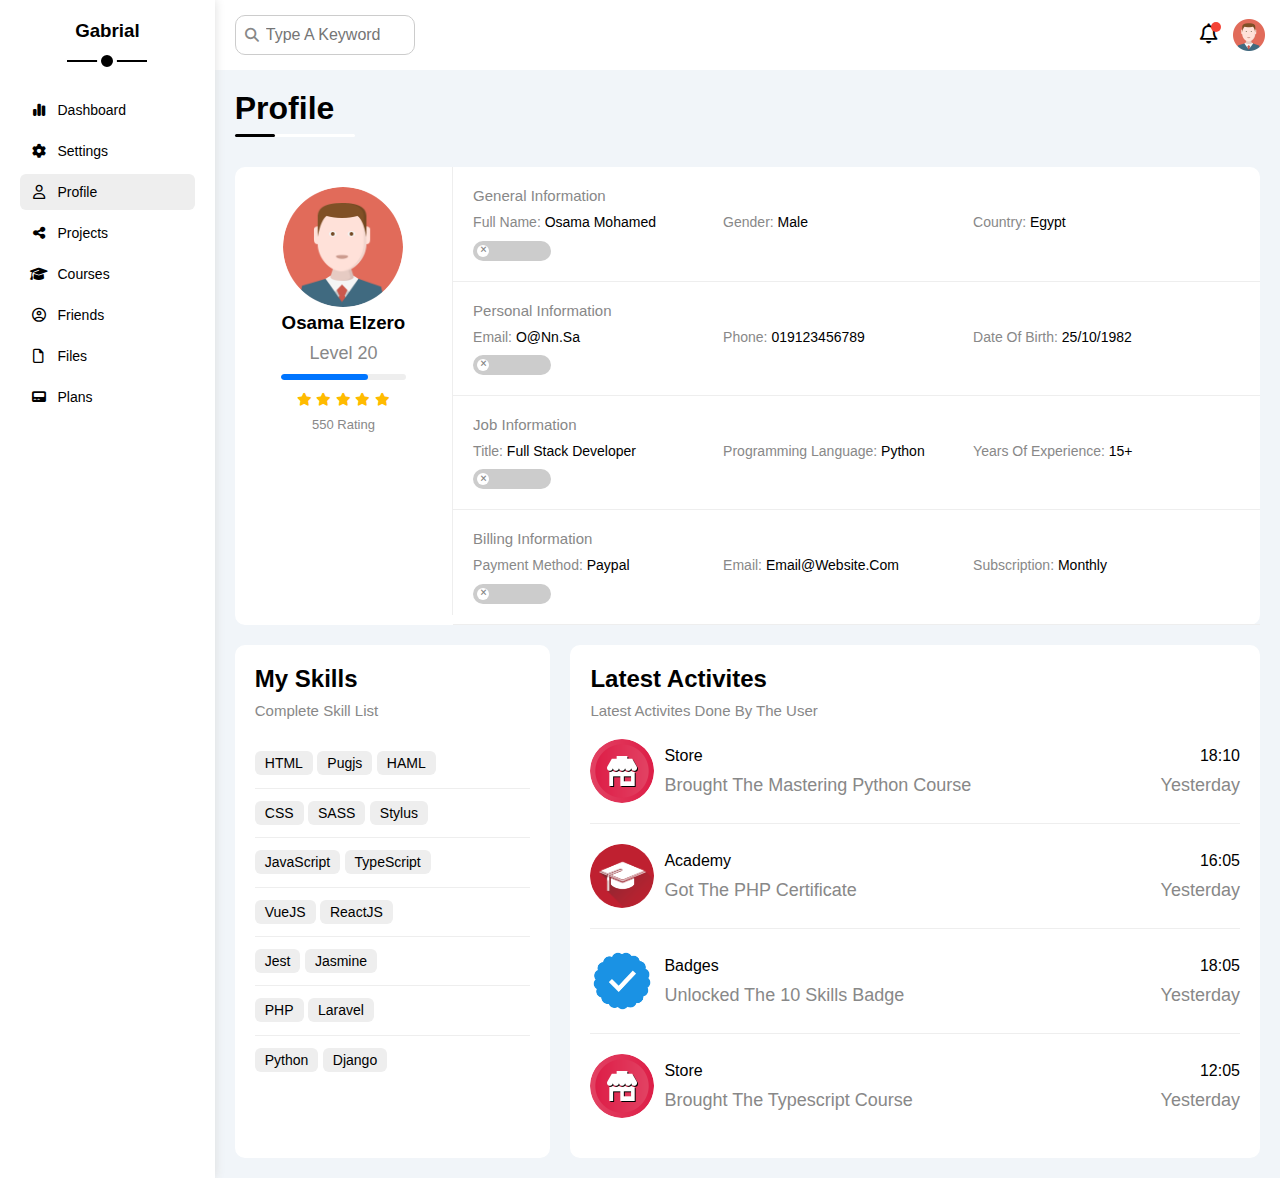
<file: profile.html>
<!DOCTYPE html>
<html>

<head>
    <meta charset="UTF-8">
    <meta http-equiv="X-UA-Compatible" content="IE=edge">
    <meta name="viewport" content="width=device-width, initial-scale=1.0">
    <title>Settings</title>
    <link rel="stylesheet" href="css/all.min.css">
    <link rel="stylesheet" href="css/framework.css">
    <link rel="stylesheet" href="css/main.css">
    <link rel="stylesheet" href="css/normalize.css">
    <link rel="preconnect" href="https://fonts.googleapis.com">
    <link rel="preconnect" href="https://fonts.gstatic.com" crossorigin="">
    <link
        href="https://fonts.googleapis.com/css2?family=Cairo:wght@300;400;700&amp;family=Lato:wght@300;400;700&amp;family=Libre+Baskerville:wght@400;700&amp;family=Open+Sans:wght@300;400;500;700;800&amp;family=Oswald:wght@200;300;400;700&amp;family=Raleway:wght@200;400;700;800&amp;family=Roboto:wght@300;400;500;700;900&amp;family=Rubik:wght@300;400;500;600;700;800;900&amp;family=Work+Sans:wght@200;300;400;500;600;700;800&amp;display=swap"
        rel="stylesheet">
</head>

<body>
    <div class="page d-flex">
        <div class="sidebar p-20 p-relative bg-white box-shadow">
            <h3 class="txt-c mt-0 p-relative cursor-p">Gabrial</h3>
            <ul>
                <li>
                    <a class="d-flex c-black p-10 rad-6 fs-14 f-items" href="index.html">
                        <i class="fa-solid fa-chart-simple fa-fw"></i>
                        <span class="ml-10 hide-mobile">Dashboard</span>
                    </a>

                </li>
                <li>
                    <a class="d-flex c-black p-10 fs-14 f-items rad-6 " href="settings.html">
                        <i class="fa-solid fa-gear fa-fw"></i>
                        <span class="ml-10 hide-mobile">Settings</span>
                    </a>
                </li>
                <li>
                    <a class="active d-flex c-black p-10 fs-14 f-items rad-6 " href="profile.html">
                        <i class="fa-regular fa-user fa-fw"></i>
                        <span class="ml-10 hide-mobile">Profile</span>
                    </a>
                </li>
                <li>
                    <a class="d-flex c-black p-10 fs-14 f-items rad-6 " href="projects.html">
                        <i class="fa-solid fa-share-nodes fa-fw"></i>
                        <span class="ml-10 hide-mobile">Projects</span>
                    </a>
                </li>
                <li>
                    <a class="d-flex c-black p-10 fs-14 f-items rad-6 " href="courses.html">
                        <i class="fa-solid fa-graduation-cap fa-fw"></i>
                        <span class="ml-10 hide-mobile">Courses</span>
                    </a>
                </li>
                <li>
                    <a class="d-flex c-black p-10 fs-14 f-items rad-6 " href="friends.html">
                        <i class="fa-regular fa-circle-user fa-fw"></i>
                        <span class="ml-10 hide-mobile">Friends</span>
                    </a>
                </li>
                <li>
                    <a class="d-flex c-black p-10 fs-14 f-items rad-6 " href="file.html">
                        <i class="fa-regular fa-file fa-fw"></i>
                        <span class="ml-10 hide-mobile">files</span>
                    </a>
                </li>
                <li>
                    <a class="d-flex c-black p-10 fs-14 f-items rad-6 " href="plans.html">
                        <i class="fa-solid fa-pager fa-fw"></i>
                        <span class="ml-10 hide-mobile">plans</span>
                    </a>
                </li>
            </ul>
        </div>
        <div class="content w-full">
            <!-- start header -->
            <header class=" between-flex p-15 bg-white">
                <div class="search p-relative">
                    <input class="p-10 rad-10 pl-30 border-ccc" type="search" placeholder="Type A Keyword">
                </div>
                <div class="icons d-flex f-items">
                    <span class="notification p-relative cursor-p"><i class="fa-regular fa-bell fa-lg"></i></span>
                    <img class="cursor-p" src="images/avatar.png" alt="avatar">
                </div>
            </header>
            <!-- end header -->
            <!-- start profile -->
            <div class="profile">
                <h1 class="p-relative">Profile</h1>
                <!-- start personal-info -->
                <div class="personal-info bg-white rad-10 d-flex f-itemss">
                <div class="image-side txt-c mb-10 p-20">
                    <img src="images/avatar.png">
                    <h3 class="m-0">Osama elzero</h3>
                    <p class="c-grey fs-18 mt-10 mb-10">level 20</p>
                    <div class="bg-eee rad-6 progress p-relative">
                        <span class="bg-blue h-full rad-6" style="width: 70%;"></span>
                    </div>
                    <div class="rate pb-10 pt-10">
                        <i class="fa-solid fa-star fs-13" style="color: #ffbb00;"></i>
                        <i class="fa-solid fa-star fs-13" style="color: #ffbb00;"></i>
                        <i class="fa-solid fa-star fs-13" style="color: #ffbb00;"></i>
                        <i class="fa-solid fa-star fs-13" style="color: #ffbb00;"></i>
                        <i class="fa-solid fa-star fs-13" style="color: #ffbb00;"></i>
                    </div>
                    <p class="c-grey fs-13 mt-0">550 rating</p>
                </div>
                <div class="info-side">
                    <div class="box p-20 d-flex f-items f-wrap">
                        <h4 class="c-grey m-0 w-full fs-15">General information</h4>
                        <div class="info pt-10 fs-14">
                            <span class="c-grey"> full name:</span>
                            <span> osama mohamed</span>
                        </div>
                        <div class="info pt-10 fs-14">
                            <span class="c-grey"> gender:</span>
                            <span>male</span>
                        </div>
                        <div class="info pt-10 fs-14">
                            <span class="c-grey"> country:</span>
                            <span>egypt</span>
                        </div>
                        <div class='fs-14 txt-c-mobile'>
                            <label>
                                <input class="toggle-checkbox" type="checkbox">
                                <div class="toggle-switch p-relative cursor-p"></div>
                            </label>
                        </div>
                    </div>
                    <div class="box p-20 d-flex f-items f-wrap">
                        <h4 class="c-grey m-0 w-full fs-15">personal information</h4>
                        <div class="info pt-10 fs-14">
                            <span class="c-grey"> email:</span>
                            <span> o@nn.sa</span>
                        </div>
                        <div class="info pt-10 fs-14">
                            <span class="c-grey"> phone:</span>
                            <span> 019123456789</span>
                        </div>
                        <div class="info pt-10 fs-14">
                            <span class="c-grey"> date of birth:</span>
                            <span>25/10/1982</span>
                        </div>
                        <div class='fs-14'>
                            <label>
                                <input class="toggle-checkbox" type="checkbox">
                                <div class="toggle-switch p-relative cursor-p"></div>
                            </label>
                        </div>
                    </div>
                    <div class="box p-20 d-flex f-items f-wrap">
                        <h4 class="c-grey m-0 w-full fs-15">job information</h4>
                        <div class="info pt-10 fs-14">
                            <span class="c-grey"> title:</span>
                            <span> Full Stack Developer</span>
                        </div>
                        <div class="info pt-10 fs-14">
                            <span class="c-grey"> Programming Language:</span>
                            <span>python</span>
                        </div>
                        <div class="info pt-10 fs-14">
                            <span class="c-grey"> Years Of Experience:</span>
                            <span>15+</span>
                        </div>
                        <div class='fs-14'>
                            <label>
                                <input class="toggle-checkbox" type="checkbox">
                                <div class="toggle-switch p-relative cursor-p"></div>
                            </label>
                        </div>
                    </div>
                    <div class="box p-20 d-flex f-items f-wrap">
                        <h4 class="c-grey m-0 w-full fs-15">Billing information</h4>
                        <div class="info pt-10 fs-14">
                            <span class="c-grey"> Payment Method:</span>
                            <span> paypal</span>
                        </div>
                        <div class="info pt-10 fs-14">
                            <span class="c-grey">Email:</span>
                            <span>email@website.com</span>
                        </div>
                        <div class="info pt-10 fs-14">
                            <span class="c-grey"> Subscription:</span>
                            <span>monthly</span>
                        </div>
                        <div class='fs-14'>
                            <label>
                                <input class="toggle-checkbox" type="checkbox">
                                <div class="toggle-switch p-relative cursor-p"></div>
                            </label>
                        </div>
                    </div>
                </div>
                </div>
                <!-- end personal-info -->
                <!-- start skills + activites -->
                <div class="other-data d-flex gap-20">
                <div class="skills-list bg-white rad-10 p-20">
                    <h2 class="mt-0 mb-10">my skills</h2>
                    <p class="c-grey mt-0 mb-20 fs-15">complete skill list</p>
                    <ul class="mt-0 txt-c-mobile">
                        <li class="skill pb-15 pt-15 bb-eee">
                            <span class="btn-shape bg-eee fs-14">HTML</span>
                            <span class="btn-shape bg-eee fs-14">Pugjs</span>
                            <span class="btn-shape bg-eee fs-14">HAML</span>
                        </li>
                        <li class="skill pb-15 pt-15 bb-eee">
                            <span class="btn-shape bg-eee fs-14">CSS</span>
                            <span class="btn-shape bg-eee fs-14">SASS</span>
                            <span class="btn-shape bg-eee fs-14">Stylus</span>
                        </li>
                        <li class="skill pb-15 pt-15 bb-eee">
                            <span class="btn-shape bg-eee fs-14">JavaScript</span>
                            <span class="btn-shape bg-eee fs-14">TypeScript</span>
                        </li>
                        <li class="skill pb-15 pt-15 bb-eee">
                            <span class="btn-shape bg-eee fs-14">VueJS</span>
                            <span class="btn-shape bg-eee fs-14">ReactJS</span>
                        </li>
                        <li class="skill pb-15 pt-15 bb-eee">
                            <span class="btn-shape bg-eee fs-14">Jest</span>
                            <span class="btn-shape bg-eee fs-14">Jasmine</span>
                        </li>
                        <li class="skill pb-15 pt-15 bb-eee">
                            <span class="btn-shape bg-eee fs-14">PHP</span>
                            <span class="btn-shape bg-eee fs-14">Laravel</span>
                        </li>
                        <li class="skill pb-15 pt-15">
                            <span class="btn-shape bg-eee fs-14">Python</span>
                            <span class="btn-shape bg-eee fs-14">Django</span>
                        </li>
                    </ul>
                </div>
                <div class="activites  bg-white rad-10 p-20">
                    <h2 class="mt-0 mb-10">Latest activites</h2>
                    <p class="fs-15 mt-0 mb-20 c-grey">Latest activites done by the user</p>
                    <div class="row d-flex f-items txt-c-mobile bb-eee pb-20 mb-20 block-mobile">
                        <img class="rad-half" src="images/activity-01.png">
                        <div class="box">
                            <h4 class="mb-10">Store</h4>
                            <p class="c-grey fs-18">brought the mastering python course</p>
                        </div>
                        <div class="date">
                            <span class="d-block mb-10">18:10</span>
                            <p class="c-grey fs-18">yesterday</p>
                        </div>
                    </div>
                    <div class="row d-flex f-items txt-c-mobile bb-eee pb-20 mb-20 block-mobile">
                        <img class="rad-half" src="images/activity-02.png">
                        <div class="box">
                            <h4 class="mb-10">Academy</h4>
                            <p class="c-grey fs-18">Got the PHP certificate</p>
                        </div>
                        <div class="date">
                            <span class="d-block mb-10">16:05</span>
                            <p class="c-grey fs-18">yesterday</p>
                        </div>
                    </div>
                    <div class="row d-flex f-items txt-c-mobile bb-eee pb-20 mb-20 block-mobile">
                        <img class="rad-half" src="images/activity-03.png">
                        <div class="box">
                            <h4 class="mb-10">badges</h4>
                            <p class="c-grey fs-18">unlocked the 10 skills badge</p>
                        </div>
                        <div class="date">
                            <span class="d-block mb-10">18:05</span>
                            <p class="c-grey fs-18">yesterday</p>
                        </div>
                    </div>
                    <div class="row d-flex f-items txt-c-mobile mb-20 block-mobile">
                        <img class="rad-half" src="images/activity-01.png">
                        <div class="box">
                            <h4 class="mb-10">Store</h4>
                            <p class="c-grey fs-18">brought the typescript course</p>
                        </div>
                        <div class="date">
                            <span class="d-block mb-10">12:05</span>
                            <p class="c-grey fs-18">yesterday</p>
                        </div>
                    </div>
                </div>
                </div>
                <!-- end skills + activites -->
            </div>
            <!-- end profile -->
        </div>
        <!-- end content -->
    </div>
    </div>
</body>

</html>
</file>
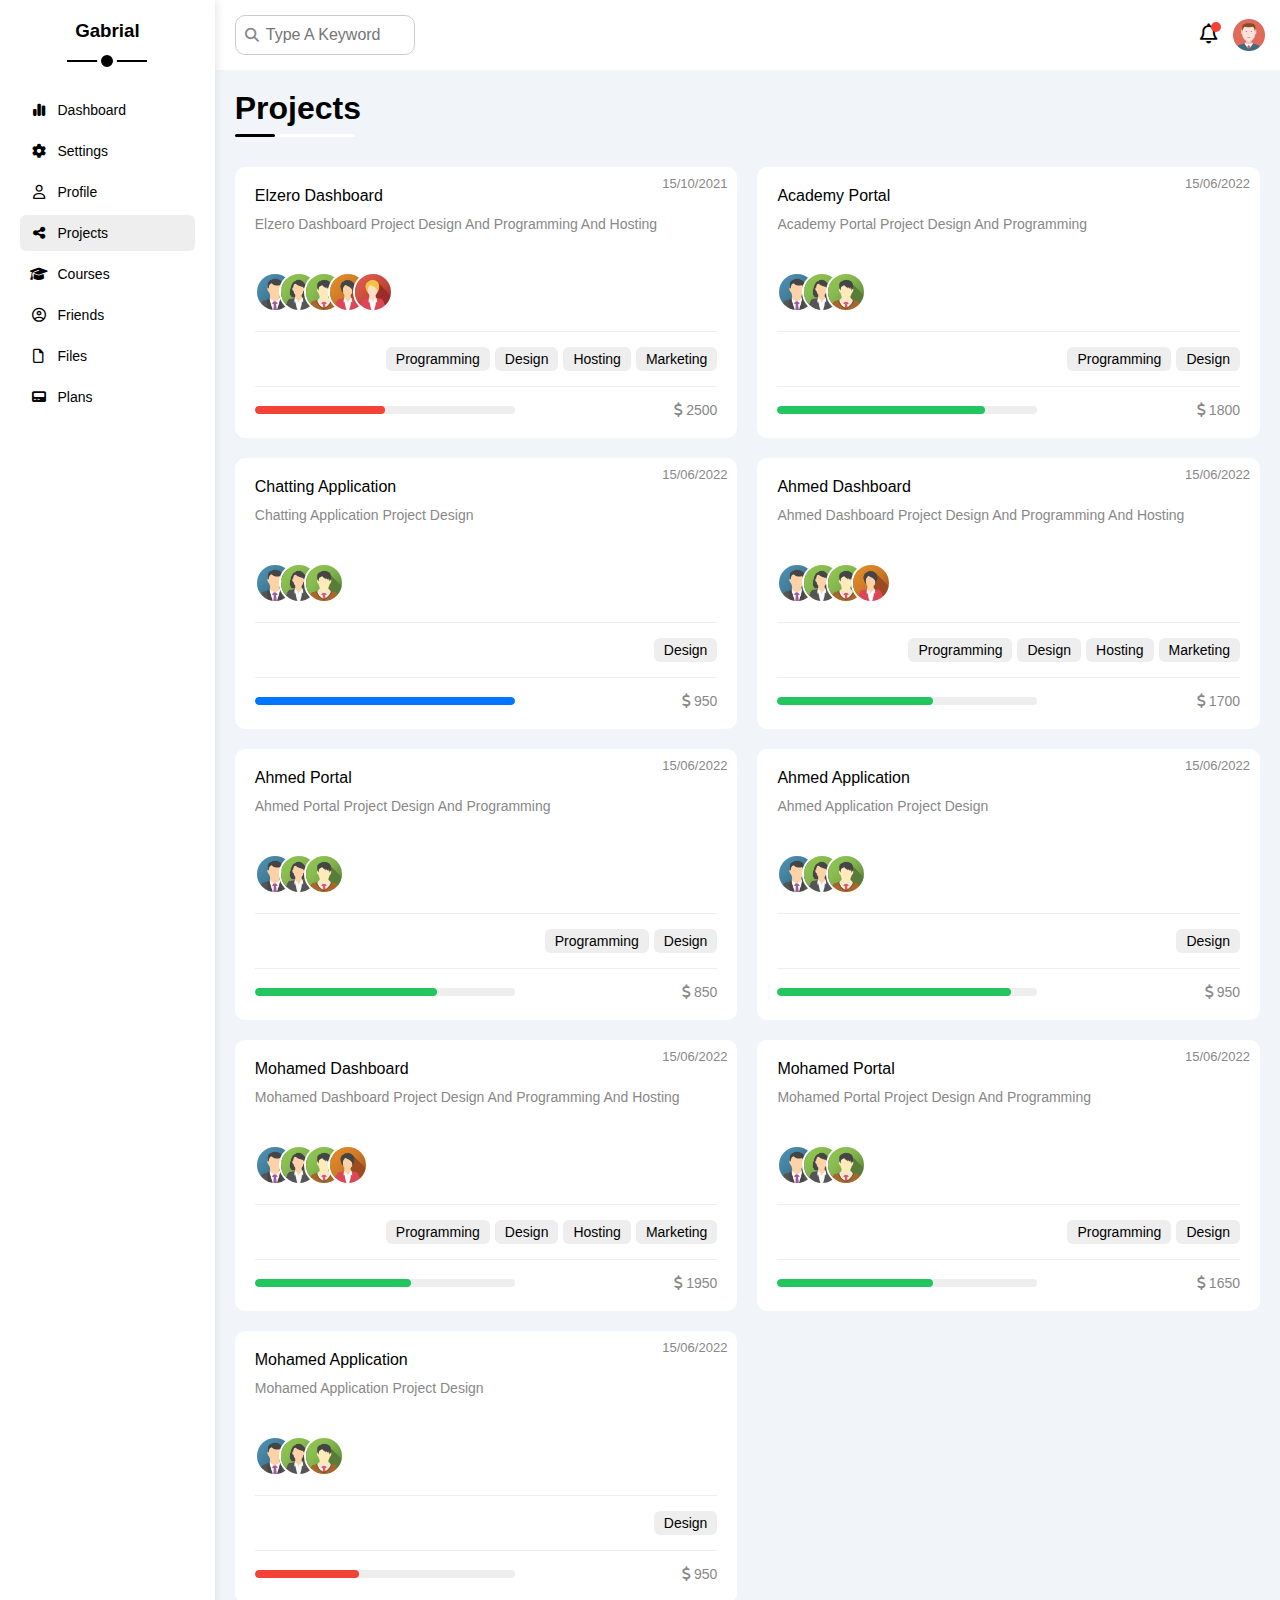
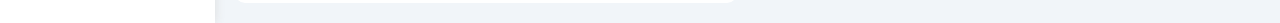
<file: projects.html>
<!DOCTYPE html>
<html>

<head>
    <meta charset="UTF-8">
    <meta http-equiv="X-UA-Compatible" content="IE=edge">
    <meta name="viewport" content="width=device-width, initial-scale=1.0">
    <title>projects</title>
    <link rel="stylesheet" href="css/all.min.css">
    <link rel="stylesheet" href="css/framework.css">
    <link rel="stylesheet" href="css/main.css">
    <link rel="stylesheet" href="css/normalize.css">
    <link rel="preconnect" href="https://fonts.googleapis.com">
    <link rel="preconnect" href="https://fonts.gstatic.com" crossorigin="">
    <link
        href="https://fonts.googleapis.com/css2?family=Cairo:wght@300;400;700&amp;family=Lato:wght@300;400;700&amp;family=Libre+Baskerville:wght@400;700&amp;family=Open+Sans:wght@300;400;500;700;800&amp;family=Oswald:wght@200;300;400;700&amp;family=Raleway:wght@200;400;700;800&amp;family=Roboto:wght@300;400;500;700;900&amp;family=Rubik:wght@300;400;500;600;700;800;900&amp;family=Work+Sans:wght@200;300;400;500;600;700;800&amp;display=swap"
        rel="stylesheet">
</head>

<body>
    <div class="page d-flex">
        <div class="sidebar p-20 p-relative bg-white box-shadow">
            <h3 class="txt-c mt-0 p-relative cursor-p">Gabrial</h3>
            <ul>
                <li>
                    <a class="d-flex c-black p-10 rad-6 fs-14 f-items" href="index.html">
                        <i class="fa-solid fa-chart-simple fa-fw"></i>
                        <span class="ml-10 hide-mobile">Dashboard</span>
                    </a>

                </li>
                <li>
                    <a class="d-flex c-black p-10 fs-14 f-items rad-6 " href="settings.html">
                        <i class="fa-solid fa-gear fa-fw"></i>
                        <span class="ml-10 hide-mobile">Settings</span>
                    </a>
                </li>
                <li>
                    <a class="d-flex c-black p-10 fs-14 f-items rad-6 " href="profile.html">
                        <i class="fa-regular fa-user fa-fw"></i>
                        <span class="ml-10 hide-mobile">Profile</span>
                    </a>
                </li>
                <li>
                    <a class="active d-flex c-black p-10 fs-14 f-items rad-6 " href="projects.html">
                        <i class="fa-solid fa-share-nodes fa-fw"></i>
                        <span class="ml-10 hide-mobile">Projects</span>
                    </a>
                </li>
                <li>
                    <a class="d-flex c-black p-10 fs-14 f-items rad-6 " href="courses.html">
                        <i class="fa-solid fa-graduation-cap fa-fw"></i>
                        <span class="ml-10 hide-mobile">Courses</span>
                    </a>
                </li>
                <li>
                    <a class="d-flex c-black p-10 fs-14 f-items rad-6 " href="friends.html">
                        <i class="fa-regular fa-circle-user fa-fw"></i>
                        <span class="ml-10 hide-mobile">Friends</span>
                    </a>
                </li>
                <li>
                    <a class="d-flex c-black p-10 fs-14 f-items rad-6 " href="file.html">
                        <i class="fa-regular fa-file fa-fw"></i>
                        <span class="ml-10 hide-mobile">files</span>
                    </a>
                </li>
                <li>
                    <a class="d-flex c-black p-10 fs-14 f-items rad-6 " href="plans.html">
                        <i class="fa-solid fa-pager fa-fw"></i>
                        <span class="ml-10 hide-mobile">plans</span>
                    </a>
                </li>
            </ul>
        </div>
        <div class="content w-full">
            <!-- start header -->
            <header class=" between-flex p-15 bg-white">
                <div class="search p-relative">
                    <input class="p-10 rad-10 pl-30 border-ccc" type="search" placeholder="Type A Keyword">
                </div>
                <div class="icons d-flex f-items">
                    <span class="notification p-relative cursor-p"><i class="fa-regular fa-bell fa-lg"></i></span>
                    <img class="cursor-p" src="images/avatar.png" alt="avatar">
                </div>
            </header>
            <!-- end header -->
            <!-- start projects -->
            <div class="projects">
                <h1 class="p-relative">projects</h1>
                <div class="wrapper gap-20 d-grid">
                    <div class="info bg-white rad-10 p-20 p-relative">
                        <div class="date fs-13 c-grey">15/10/2021</div>
                        <div class="box pt-0">
                            <h4 class="mt-0">Elzero Dashboard</h4>
                            <p class="mt-0 c-grey fs-14 mt-10 mb-10">elzero Dashboard project design and programming and hosting</p>
                            <div class="images">
                                <a href="#"><img class="rad-half" src="images/team-01.png"></a>
                                <a href="#"><img class="rad-half" src="images/team-02.png"></a>
                                <a href="#"><img class="rad-half" src="images/team-03.png"></a>
                                <a href="#"><img class="rad-half" src="images/team-05.png"></a>
                                <a href="#"><img class="rad-half" src="images/team-04.png"></a>
                            </div>
                            <div class="list d-flex mt-15 pt-15">
                                <span class="c-black bg-eee btn-shape fs-14">programming</span>
                                <span class="c-black bg-eee btn-shape fs-14">Design</span>
                                <span class="c-black bg-eee btn-shape fs-14">Hosting</span>
                                <span class="c-black bg-eee btn-shape fs-14">Marketing</span>
                            </div>
                            <div class="information mt-15 pt-15 between-flex">
                                <div class="progress p-relative rad-6 bg-eee">
                                    <span class="bg-red rad-6 h-full" style="width: 50%;"></span>
                                </div>
                                <div class="fs-14 c-grey">
                                    <i class="fa-solid fa-dollar-sign"></i>
                                    <span>2500</span>
                                </div>
                            </div>
                        </div>
                    </div>
                    <div class="info bg-white rad-10 p-20 p-relative">
                        <div class="date fs-13 c-grey">15/06/2022</div>
                        <div class="box pt-0">
                            <h4 class="mt-0">academy portal</h4>
                            <p class="mt-0 c-grey fs-14 mt-10 mb-10">academy portal project design and programming</p>
                            <div class="images">
                                <a href="#"><img class="rad-half" src="images/team-01.png"></a>
                                <a href="#"><img class="rad-half" src="images/team-02.png"></a>
                                <a href="#"><img class="rad-half" src="images/team-03.png"></a>
                            </div>
                            <div class="list d-flex mt-15 pt-15">
                                <span class="c-black bg-eee btn-shape fs-14">programming</span>
                                <span class="c-black bg-eee btn-shape fs-14">Design</span>
                            </div>
                            <div class="information mt-15 pt-15 between-flex">
                                <div class="progress p-relative rad-6 bg-eee">
                                    <span class="bg-green rad-6 h-full" style="width: 80%;"></span>
                                </div>
                                <div class="fs-14 c-grey">
                                    <i class="fa-solid fa-dollar-sign"></i>
                                    <span>1800</span>
                                </div>
                            </div>
                        </div>
                    </div>
                    <div class="info bg-white rad-10 p-20 p-relative">
                        <div class="date fs-13 c-grey">15/06/2022</div>
                        <div class="box pt-0">
                            <h4 class="mt-0">chatting application</h4>
                            <p class="mt-0 c-grey fs-14 mt-10 mb-10">chatting application project design</p>
                            <div class="images">
                                <a href="#"><img class="rad-half" src="images/team-01.png"></a>
                                <a href="#"><img class="rad-half" src="images/team-02.png"></a>
                                <a href="#"><img class="rad-half" src="images/team-03.png"></a>
                            </div>
                            <div class="list d-flex mt-15 pt-15">
                                <span class="c-black bg-eee btn-shape fs-14">Design</span>
                            </div>
                            <div class="information mt-15 pt-15 between-flex">
                                <div class="progress p-relative rad-6 bg-eee">
                                    <span class="bg-blue rad-6 h-full" style="width: 100%;"></span>
                                </div>
                                <div class="fs-14 c-grey">
                                    <i class="fa-solid fa-dollar-sign"></i>
                                    <span>950</span>
                                </div>
                            </div>
                        </div>
                    </div>
                    <div class="info bg-white rad-10 p-20 p-relative">
                        <div class="date fs-13 c-grey">15/06/2022</div>
                        <div class="box pt-0">
                            <h4 class="mt-0">ahmed Dashboard</h4>
                            <p class="mt-0 c-grey fs-14 mt-10 mb-10">ahmed Dashboard project design and programming and hosting</p>
                            <div class="images">
                                <a href="#"><img class="rad-half" src="images/team-01.png"></a>
                                <a href="#"><img class="rad-half" src="images/team-02.png"></a>
                                <a href="#"><img class="rad-half" src="images/team-03.png"></a>
                                <a href="#"><img class="rad-half" src="images/team-05.png"></a>
                            </div>
                            <div class="list d-flex mt-15 pt-15">
                                <span class="c-black bg-eee btn-shape fs-14">programming</span>
                                <span class="c-black bg-eee btn-shape fs-14">Design</span>
                                <span class="c-black bg-eee btn-shape fs-14">Hosting</span>
                                <span class="c-black bg-eee btn-shape fs-14">Marketing</span>
                            </div>
                            <div class="information mt-15 pt-15 between-flex">
                                <div class="progress p-relative rad-6 bg-eee">
                                    <span class="bg-green rad-6 h-full" style="width: 60%;"></span>
                                </div>
                                <div class="fs-14 c-grey">
                                    <i class="fa-solid fa-dollar-sign"></i>
                                    <span>1700</span>
                                </div>
                            </div>
                        </div>
                    </div>
                    <div class="info bg-white rad-10 p-20 p-relative">
                        <div class="date fs-13 c-grey">15/06/2022</div>
                        <div class="box pt-0">
                            <h4 class="mt-0">ahmed portal</h4>
                            <p class="mt-0 c-grey fs-14 mt-10 mb-10">ahmed portal project design and programming</p>
                            <div class="images">
                                <a href="#"><img class="rad-half" src="images/team-01.png"></a>
                                <a href="#"><img class="rad-half" src="images/team-02.png"></a>
                                <a href="#"><img class="rad-half" src="images/team-03.png"></a>
                            </div>
                            <div class="list d-flex mt-15 pt-15">
                                <span class="c-black bg-eee btn-shape fs-14">programming</span>
                                <span class="c-black bg-eee btn-shape fs-14">Design</span>
                            </div>
                            <div class="information mt-15 pt-15 between-flex">
                                <div class="progress p-relative rad-6 bg-eee">
                                    <span class="bg-green rad-6 h-full" style="width: 70%;"></span>
                                </div>
                                <div class="fs-14 c-grey">
                                    <i class="fa-solid fa-dollar-sign"></i>
                                    <span>850</span>
                                </div>
                            </div>
                        </div>
                    </div>
                    <div class="info bg-white rad-10 p-20 p-relative">
                        <div class="date fs-13 c-grey">15/06/2022</div>
                        <div class="box pt-0">
                            <h4 class="mt-0">ahmed application</h4>
                            <p class="mt-0 c-grey fs-14 mt-10 mb-10">ahmed application project design</p>
                            <div class="images">
                                <a href="#"><img class="rad-half" src="images/team-01.png"></a>
                                <a href="#"><img class="rad-half" src="images/team-02.png"></a>
                                <a href="#"><img class="rad-half" src="images/team-03.png"></a>
                            </div>
                            <div class="list d-flex mt-15 pt-15">
                                <span class="c-black bg-eee btn-shape fs-14">Design</span>
                            </div>
                            <div class="information mt-15 pt-15 between-flex">
                                <div class="progress p-relative rad-6 bg-eee">
                                    <span class="bg-green rad-6 h-full" style="width: 90%;"></span>
                                </div>
                                <div class="fs-14 c-grey">
                                    <i class="fa-solid fa-dollar-sign"></i>
                                    <span>950</span>
                                </div>
                            </div>
                        </div>
                    </div>
                    <div class="info bg-white rad-10 p-20 p-relative">
                        <div class="date fs-13 c-grey">15/06/2022</div>
                        <div class="box pt-0">
                            <h4 class="mt-0">mohamed Dashboard</h4>
                            <p class="mt-0 c-grey fs-14 mt-10 mb-10">mohamed Dashboard project design and programming and hosting</p>
                            <div class="images">
                                <a href="#"><img class="rad-half" src="images/team-01.png"></a>
                                <a href="#"><img class="rad-half" src="images/team-02.png"></a>
                                <a href="#"><img class="rad-half" src="images/team-03.png"></a>
                                <a href="#"><img class="rad-half" src="images/team-05.png"></a>
                            </div>
                            <div class="list d-flex mt-15 pt-15">
                                <span class="c-black bg-eee btn-shape fs-14">programming</span>
                                <span class="c-black bg-eee btn-shape fs-14">Design</span>
                                <span class="c-black bg-eee btn-shape fs-14">Hosting</span>
                                <span class="c-black bg-eee btn-shape fs-14">Marketing</span>
                            </div>
                            <div class="information mt-15 pt-15 between-flex">
                                <div class="progress p-relative rad-6 bg-eee">
                                    <span class="bg-green rad-6 h-full" style="width: 60%;"></span>
                                </div>
                                <div class="fs-14 c-grey">
                                    <i class="fa-solid fa-dollar-sign"></i>
                                    <span>1950</span>
                                </div>
                            </div>
                        </div>
                    </div>
                    <div class="info bg-white rad-10 p-20 p-relative">
                        <div class="date fs-13 c-grey">15/06/2022</div>
                        <div class="box pt-0">
                            <h4 class="mt-0">mohamed portal</h4>
                            <p class="mt-0 c-grey fs-14 mt-10 mb-10">mohamed portal project design and programming</p>
                            <div class="images">
                                <a href="#"><img class="rad-half" src="images/team-01.png"></a>
                                <a href="#"><img class="rad-half" src="images/team-02.png"></a>
                                <a href="#"><img class="rad-half" src="images/team-03.png"></a>
                            </div>
                            <div class="list d-flex mt-15 pt-15">
                                <span class="c-black bg-eee btn-shape fs-14">programming</span>
                                <span class="c-black bg-eee btn-shape fs-14">Design</span>
                            </div>
                            <div class="information mt-15 pt-15 between-flex">
                                <div class="progress p-relative rad-6 bg-eee">
                                    <span class="bg-green rad-6 h-full" style="width: 60%;"></span>
                                </div>
                                <div class="fs-14 c-grey">
                                    <i class="fa-solid fa-dollar-sign"></i>
                                    <span>1650</span>
                                </div>
                            </div>
                        </div>
                    </div>
                    <div class="info bg-white rad-10 p-20 p-relative">
                        <div class="date fs-13 c-grey">15/06/2022</div>
                        <div class="box pt-0">
                            <h4 class="mt-0">mohamed application</h4>
                            <p class="mt-0 c-grey fs-14 mt-10 mb-10">mohamed application project design</p>
                            <div class="images">
                                <a href="#"><img class="rad-half" src="images/team-01.png"></a>
                                <a href="#"><img class="rad-half" src="images/team-02.png"></a>
                                <a href="#"><img class="rad-half" src="images/team-03.png"></a>
                            </div>
                            <div class="list d-flex mt-15 pt-15">
                                <span class="c-black bg-eee btn-shape fs-14">Design</span>
                            </div>
                            <div class="information mt-15 pt-15 between-flex">
                                <div class="progress p-relative rad-6 bg-eee">
                                    <span class="bg-red rad-6 h-full" style="width: 40%;"></span>
                                </div>
                                <div class="fs-14 c-grey">
                                    <i class="fa-solid fa-dollar-sign"></i>
                                    <span>950</span>
                                </div>
                            </div>
                        </div>
                    </div>
                </div>
            </div>
            <!-- end projects -->
        </div>
        <!-- end content -->
    </div>
    </div>
</body>

</html>
</file>
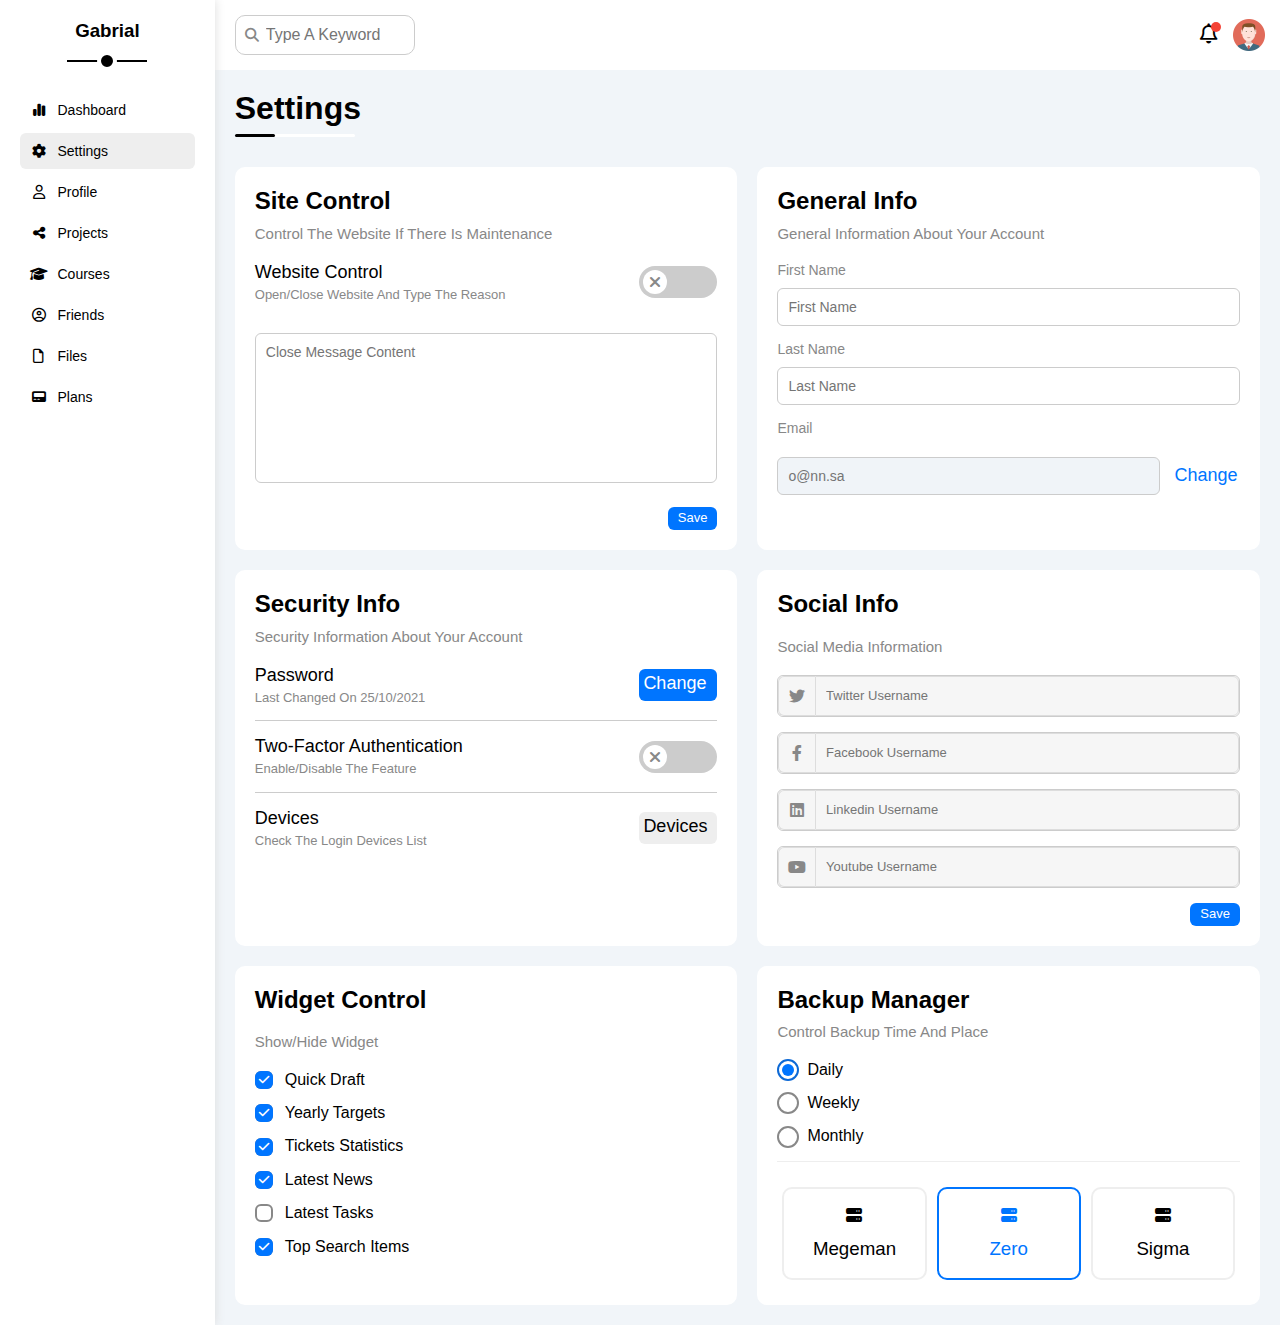
<file: settings.html>
<!DOCTYPE html>
<html>

<head>
    <meta charset="UTF-8">
    <meta http-equiv="X-UA-Compatible" content="IE=edge">
    <meta name="viewport" content="width=device-width, initial-scale=1.0">
    <title>Settings</title>
    <link rel="stylesheet" href="css/all.min.css">
    <link rel="stylesheet" href="css/framework.css">
    <link rel="stylesheet" href="css/main.css">
    <link rel="stylesheet" href="css/normalize.css">
    <link rel="preconnect" href="https://fonts.googleapis.com">
    <link rel="preconnect" href="https://fonts.gstatic.com" crossorigin="">
    <link
        href="https://fonts.googleapis.com/css2?family=Cairo:wght@300;400;700&amp;family=Lato:wght@300;400;700&amp;family=Libre+Baskerville:wght@400;700&amp;family=Open+Sans:wght@300;400;500;700;800&amp;family=Oswald:wght@200;300;400;700&amp;family=Raleway:wght@200;400;700;800&amp;family=Roboto:wght@300;400;500;700;900&amp;family=Rubik:wght@300;400;500;600;700;800;900&amp;family=Work+Sans:wght@200;300;400;500;600;700;800&amp;display=swap"
        rel="stylesheet">
</head>

<body>
    <div class="page d-flex">
        <div class="sidebar p-20 p-relative bg-white box-shadow">
            <h3 class="txt-c mt-0 p-relative cursor-p">Gabrial</h3>
            <ul>
                <li>
                    <a class="d-flex c-black p-10 rad-6 fs-14 f-items" href="index.html">
                        <i class="fa-solid fa-chart-simple fa-fw"></i>
                        <span class="ml-10 hide-mobile">Dashboard</span>
                    </a>

                </li>
                <li>
                    <a class="active d-flex c-black p-10 fs-14 f-items rad-6 " href="settings.html">
                        <i class="fa-solid fa-gear fa-fw"></i>
                        <span class="ml-10 hide-mobile">Settings</span>
                    </a>
                </li>
                <li>
                    <a class="d-flex c-black p-10 fs-14 f-items rad-6 " href="profile.html">
                        <i class="fa-regular fa-user fa-fw"></i>
                        <span class="ml-10 hide-mobile">Profile</span>
                    </a>
                </li>
                <li>
                    <a class="d-flex c-black p-10 fs-14 f-items rad-6 " href="projects.html">
                        <i class="fa-solid fa-share-nodes fa-fw"></i>
                        <span class="ml-10 hide-mobile">Projects</span>
                    </a>
                </li>
                <li>
                    <a class="d-flex c-black p-10 fs-14 f-items rad-6 " href="courses.html">
                        <i class="fa-solid fa-graduation-cap fa-fw"></i>
                        <span class="ml-10 hide-mobile">Courses</span>
                    </a>
                </li>
                <li>
                    <a class="d-flex c-black p-10 fs-14 f-items rad-6 " href="friends.html">
                        <i class="fa-regular fa-circle-user fa-fw"></i>
                        <span class="ml-10 hide-mobile">Friends</span>
                    </a>
                </li>
                <li>
                    <a class="d-flex c-black p-10 fs-14 f-items rad-6 " href="file.html">
                        <i class="fa-regular fa-file fa-fw"></i>
                        <span class="ml-10 hide-mobile">files</span>
                    </a>
                </li>
                <li>
                    <a class="d-flex c-black p-10 fs-14 f-items rad-6 " href="plans.html">
                        <i class="fa-solid fa-pager fa-fw"></i>
                        <span class="ml-10 hide-mobile">plans</span>
                    </a>
                </li>
            </ul>
        </div>
        <div class="content w-full">
            <!-- start header -->
            <header class=" between-flex p-15 bg-white">
                <div class="search p-relative">
                    <input class="p-10 rad-10 pl-30 border-ccc" type="search" placeholder="Type A Keyword">
                </div>
                <div class="icons d-flex f-items">
                    <span class="notification p-relative cursor-p"><i class="fa-regular fa-bell fa-lg"></i></span>
                    <img class="cursor-p" src="images/avatar.png" alt="avatar">
                </div>
            </header>
            <!-- end header -->
            <!-- start settings -->
            <div class="settings">
                <h1 class="p-relative">Settings</h1>
                <!-- start wrapper -->
                <div class="wrapper d-grid gap-20">
                <!-- start control -->
                <div class="control bg-white p-20 rad-10">
                    <h2 class="mb-10 mt-0">Site Control</h2>
                    <p class="c-grey fs-15 mt-0">Control the website if there is maintenance</p>
                    <div class="website-control between-flex">
                        <div class="text">
                            <span class="fs-18">website control</span>
                            <p class="fs-13 c-grey mb-0 mt-5">open/close website and type the reason</p>
                        </div>
                        <label>
                            <input class="toggle-checkbox" type="checkbox">
                            <div class="toggle-switch p-relative cursor-p"></div>
                        </label>
                    </div>
                    <textarea class="rad-6 p-10 mb-20 fs-14 c-grey w-full"
                        placeholder="Close Message Content"></textarea>
                    <input type="submit" class="btn-shape bg-blue fs-13 c-white border-none w-fit d-block cursor-p"
                        value="Save">
                </div>
                <!-- end control -->
                <!-- start general-info -->
                <div class="general-info p-20 rad-10 bg-white">
                    <h2 class="mb-10 mt-0">general info</h2>
                    <p class="c-grey mt-0 mb-20 fs-15">general information about your account</p>
                    <form>
                        <div class="mb-15">
                            <label class="fs-14 c-grey d-block mb-10">First Name</label>
                            <input class="w-full rad-6 p-10 border-ccc fs-14 mt-10 d-block" type="text"
                                placeholder="First Name">
                        </div>
                        <div class="mb-15">
                            <label class="fs-14 c-grey d-block mb-10">Last Name</label>
                            <input class="w-full rad-6 p-10 border-ccc fs-14 mt-10 d-block" type="text"
                                placeholder="Last Name">
                        </div>
                        <div class="mb-15">
                            <label class="fs-14 c-grey d-block mb-10">Email</label>
                            <input class="w-full rad-6 p-10 border-ccc fs-14 mt-10 d-block" type="email"
                                placeholder="o@nn.sa">
                            <a class="c-blue fs-18" href="#">Change</a>
                        </div>
                    </form>
                </div>
                <!-- end general-info -->
                <!-- start security -->
                <div class="security p-20 bg-white rad-10">
                    <h2 class="mb-10 mt-0">Security Info</h2>
                    <p class="c-grey fs-15 mt-0 mb-20">security information about your account</p>
                    <div class="password between-flex mb-15">
                        <div>
                            <span class="fs-18">password</span>
                            <p class="fs-13 c-grey mb-0 mt-5">last changed on 25/10/2021</p>
                        </div>
                        <a class="bg-blue c-white fs-18 btn-shape" href="#">change</a>
                    </div>
                    <div class="authentication between-flex bb-ccc bt-ccc pt-15 pb-15 mb-15 mt-15">
                        <div>
                            <span class="fs-18">two-factor authentication</span>
                            <p class="fs-13 c-grey mt-5 mb-0">enable/disable the feature</p>
                        </div>
                        <label>
                            <input class="toggle-checkbox" type="checkbox">
                            <div class="toggle-switch p-relative cursor-p"></div>
                        </label>
                    </div>
                    <div class="devices between-flex mb-15">
                        <div>
                            <span class="fs-18">devices</span>
                            <p class="fs-13 c-grey mt-5 mb-0">check the login devices list</p>
                        </div>
                        <a class="bg-eee c-black fs-18 btn-shape" href="#">devices</a>
                    </div>
                </div>
                <!-- end security -->
                <!-- start social -->
                <div class="social p-20 bg-white rad-10">
                    <h2 class="mb-20 mt-0">social info</h2>
                    <p class="c-grey fs-15 mt-0 mb-20">social media information</p>
                    <div class="social-plate-forms rad-6 border-ccc d-flex f-items mb-15">
                        <i class="fa-brands fa-twitter fa-x center-flex h-full c-grey"></i>
                        <input class="p-10 c-grey fs-13 border-none bg-eee w-full" type="text"
                            placeholder="Twitter Username">
                    </div>
                    <div class="social-plate-forms rad-6 border-ccc d-flex f-items mb-15">
                        <i class="fa-brands fa-facebook-f fa-x center-flex h-full c-grey"></i>
                        <input class="p-10 c-grey fs-13 border-none bg-eee w-full" type="text"
                            placeholder="Facebook Username">
                    </div>
                    <div class="social-plate-forms rad-6 border-ccc d-flex f-items mb-15">
                        <i class="fa-brands fa-linkedin fa-x center-flex h-full c-grey"></i>
                        <input class="p-10 c-grey fs-13 border-none bg-eee w-full" type="text"
                            placeholder="Linkedin Username">
                    </div>
                    <div class="social-plate-forms rad-6 border-ccc d-flex f-items mb-15">
                            <i class="fa-brands fa-youtube  fa-x center-flex h-full c-grey"></i>
                        <input class="p-10 c-grey fs-13 border-none bg-eee w-full" type="text"
                            placeholder="Youtube Username">
                    </div>
                    <input type="submit"
                        class=" submit btn-shape bg-blue fs-13 c-white border-none w-fit d-block cursor-p" value="Save">
                </div>
                <!-- end social -->
                <!-- start widget-->
                <div class="widget p-20 bg-white rad-10">
                    <h2 class="mb-20 mt-0">Widget control</h2>
                    <p class="c-grey fs-15 mt-0 pb-20">show/hide widget</p>
                        <div class="mb-15 d-flex f-items">
                            <input type="checkbox" id="first" checked>
                            <label for="first">Quick Draft</label>
                        </div>
                        <div class="mb-15 d-flex f-items">
                            <input type="checkbox" id="second" checked>
                            <label for="second">Yearly targets</label>
                        </div>
                        <div class="mb-15 d-flex f-items">
                            <input type="checkbox" id="third" checked>
                            <label for="third">tickets statistics</label>
                        </div>
                        <div class="mb-15 d-flex f-items">
                            <input type="checkbox" id="forth" checked>
                            <label for="forth">latest news</label>
                        </div>
                        <div class="mb-15 d-flex f-items">
                            <input type="checkbox" id="fifth">
                            <label for="fifth">latest tasks</label>
                        </div>
                        <div class="mb-15 d-flex f-items">
                            <input type="checkbox" id="sixth" checked>
                            <label for="sixth">top search items</label>
                        </div>
                </div>
                <!-- end widget -->
                <!-- start backup -->
                <div class="backup p-20 bg-white rad-10">
                    <h2 class="mb-10 mt-0">backup manager</h2>
                    <p class="fs-15 c-grey mt-0 pb-20">control backup time and place</p>
                    <div class="mb-15 f-items d-flex date">
                        <input type="radio" id="daily" name="label" checked>
                        <label for="daily">daily</label>
                    </div>
                    <div class="mb-15 f-items d-flex date">
                        <input type="radio" id="weekly" name="label">
                        <label for="weekly">weekly</label>
                    </div>
                    <div class="mb-15 f-items d-flex date">
                        <input type="radio" id="monthly" name="label">
                        <label for="monthly">monthly</label>
                    </div>
                    <div class="choices d-flex f-items f-wrap txt-c block-mobile">
                            <input type="radio" id="megeman" name="server">
                            <div class="server rad-10 mb-15 w-full">
                                <label class="cursor-p m-15" class=" d-block m-15" for="megeman">
                                    <i class="fa-solid fa-server d-block"></i>
                                    <h3 class="pt-15">megeman</h3>
                                </label>
                            </div>
                            <input type="radio" id="zero"name="server" checked>
                            <div class="server rad-10 mb-15 w-full">
                                <label class="cursor-p m-15" class=" d-block m-15" for="zero">
                                    <i class="fa-solid fa-server d-block"></i>
                                    <h3 class="pt-15">zero</h3>
                                </label>
                            </div>
                            <input type="radio" name="server" id="sigma">
                            <div class="server rad-10 mb-15 w-full">
                                <label class="cursor-p m-15" class=" d-block m-15" for="sigma">
                                    <i class="fa-solid fa-server d-block"></i>
                                    <h3 class="pt-15">sigma</h3>
                                </label>
                            </div>
                    </div>
                </div>
                <!-- end backup -->
                </div>
                <!-- end wrapper -->
            </div>
            <!-- end settings -->
        </div>
    </div>
    </div>
</body>

</html>
</file>
<file: css/framework.css>
/* start colors */
:root {
    --main-color: #000;
    --blue-color: #0075ff;
    --blue-alt-color: #0d69d5;
    --orange-color: #f59f0a;
    --green-color: #22c55e;
    --red-color: #f44336;
    --grey-color: #888;
}

.bg-white {
    background-color: #fff;
}

.bg-eee {
    background-color: #eee;
}

.bg-blue {
    background-color: var(--blue-color);
}

.blue-transparent {
    background-color: rgb(0 117 255 / 20%);
}

.bg-blue-alt {
    background-color: var(--blue-alt-color);
}

.blue-alt-transparent {
    background-color: rgb(13 105 213 / 20%);
}

.bg-orange {
    background-color: var(--orange-color);
}

.orange-transparent {
    background-color: rgb(245 159 10 / 20%);
}

.bg-green {
    background-color: var(--green-color);
}

.green-transparent {
    background-color: rgb(34 197 94 / 20%);
}

.bg-red {
    background-color: var(--red-color);
}

.red-transparent {
    background-color: rgb(244 67 54 / 20%);
}

.c-white {
    color: #fff;
}

.c-black {
    color: #000;
}

.c-grey {
    color: var(--grey-color);
}

.c-blue {
    color: var(--blue-color);
}

.c-blue-alt {
    color: var(--blue-alt-color);
}

.c-green {
    color: var(--green-color);
}

.c-orange {
    color: var(--orange-color);
}

.c-red {
    color: var(--red-color);
}

.bg-dark-blue {
    background-color: rgb(0, 119, 181);
}

.bg-dark-blue-tranparent {
    background-color: rgb(0 119 181 / 20%);
}

.c-dark-blue {
    color: #0077b5;
}

/* end colors */
/* start box */
.d-block {
    display: block;
}

.d-grid {
    display: grid;
}

.gap-20 {
    gap: 20px;
}

.d-flex {
    display: flex;
}

.f-items {
    align-items: center;
}

.space-between {
    justify-content: space-between;
}

.f-wrap {
    flex-wrap: wrap;
}
/* end box */
/* start width + height */
.w-full {
    width: 100%;
}

.w-fit {
    width: fit-content;
}
.w-100 {
    width: 100px;
}
.h-full {
    height: 100%;
}
.h-100 {
    height: 100px;
}
/* end width + height */
/* start padding + margin */
.p-10 {
    padding: 10px;
}

.p-15 {
    padding: 15px;
}

.pb-15 {
    padding-bottom: 15px;
}

.pt-15 {
    padding-top: 15px;
}

.p-20 {
    padding: 20px;
}

.pb-10 {
    padding-bottom: 10px;
}

.pb-20 {
    padding-bottom: 20px;
}
.pt-0 {
    padding-top: 0;
}
.pt-10 {
    padding-top: 10px;
}
.pt-20 {
    padding-top: 20px;
}

.pl-15 {
    padding-left: 15px;
}

.pl-30 {
    padding-left: 30px;
}
.m-0 {
    margin: 0;
}
.m-15 {
    margin: 15px;
}
.m-20 {
    margin: 20px;
}
.mr-10 {
    margin-right: 10px;
}
.mr-15 {
    margin-right: 15px;
}

.mt-0 {
    margin-top: 0;
}

.mt-5 {
    margin-top: 5px;
}

.mt-20 {
    margin-top: 20px !important;
}

.mt-10 {
    margin-top: 10px;
}

.mt-15 {
    margin-top: 15px;
}

.mt-25 {
    margin-top: 25px;
}
.mb-0 {
    margin-bottom: 0;
}
.mb-5 {
    margin-bottom: 5px;
}

.mb-10 {
    margin-bottom: 10px;
}
.mb-15 {
    margin-bottom: 15px;
}
.mb-20 {
    margin-bottom: 20px;
}

.mb-25 {
    margin-bottom: 25px;
}

.ml-10 {
    margin-left: 10px;
}

/* end padding + margin */
/* start position */
.p-relative {
    position: relative;
}

.cursor-p {
    cursor: pointer;
}

/* end position */
/* start font */
.fs-13 {
    font-size: 13px;
}

.fs-14 {
    font-size: 14px;
}

.fs-15 {
    font-size: 15px;
}

.fs-16 {
    font-size: 16px;
}

.fs-18 {
    font-size: 18px;
}

.fs-25 {
    font-size: 25px;
}

.fw-bold {
    font-weight: bold;
}

.txt-l {
    text-align: left;
}

.txt-c {
    text-align: center;
}

.of-hidden {
    overflow: hidden;
}

@media (max-width: 767px) {
    .txt-c-mobile {
        text-align: center;
    }
}

/* end font */
/* start border + input */
.box-shadow {
    box-shadow: 0 0 10px #ddd;
}

.border-none {
    border: none;
}

.border-ccc {
    border: 1px solid #ccc;
}

.bb-ccc {
    border-bottom: 1px solid #ccc;
}
.bb-eee {
    border-bottom: 1px solid #eee;
}
.bt-ccc {
    border-top: 1px solid #ccc;
}

.rad-6 {
    border-radius: 6px;
    -webkit-border-radius: 6px;
    -moz-border-radius: 6px;
    -ms-border-radius: 6px;
    -o-border-radius: 6px;
}

.rad-10 {
    border-radius: 10px;
    -webkit-border-radius: 10px;
    -moz-border-radius: 10px;
    -ms-border-radius: 10px;
    -o-border-radius: 10px;
}

.rad-half {
    border-radius: 50%;
    -webkit-border-radius: 50%;
    -moz-border-radius: 50%;
    -ms-border-radius: 50%;
    -o-border-radius: 50%;
}

.txt-resize-none {
    resize: none;
}

.btn-shape {
    border-radius: 6px;
    padding: 4px 10px;
    -webkit-border-radius: 6px;
    -moz-border-radius: 6px;
    -ms-border-radius: 6px;
    -o-border-radius: 6px;
}

/* end border + input */
/* start component */
.center-flex {
    display: flex;
    align-items: center;
    justify-content: center;
}
.between-flex {
    display: flex;
    align-items: center;
    justify-content: space-between;
}

/* end components */
/* start media */
@media (max-width: 767px) {
    .hide-mobile {
        display: none;
    }
}
@media (max-width: 767px) {
    .block-mobile {
        display: block;
    }
}
/* end media */
</file>
<file: css/main.css>
/* start varaibles */
:root {
    --main-color: #000;
    --blue-color: #0075ff;
    --blue-alt-color: #0d69d5;
    --orange-color: #f59f0a;
    --green-color: #22c55e;
    --red-color: #f44336;
    --red-alt-color: #ea3023;
    --grey-color: #888;
    --main-transition: all 0.3s;
}

/* end variables */
/* start special components */
* {
    box-sizing: border-box;
    -webkit-box-sizing: border-box;
    -moz-box-sizing: border-box;
    padding: 0;
    margin: 0;
}

::-webkit-scrollbar {
    width: 15px;
}

::-webkit-scrollbar-track {
    background-color: #fff;
}

::-webkit-scrollbar-thumb {
    background-color: var(--blue-color);
    border-radius: 10px;
    -webkit-border-radius: 10px;
    -moz-border-radius: 10px;
    -ms-border-radius: 10px;
    -o-border-radius: 10px;
}

html {
    scroll-behavior: smooth;
    text-transform: capitalize;
}

body {
    font-family: "open-sans", sans-serif;
}

*:focus {
    outline: none;
}

a {
    text-decoration: none;
}

ul {
    list-style: none;
    padding: 0;
    margin: 0;
}

.page {
    background-color: #f1f5f9;
    min-height: 100vh;
}

.page h1 {
    text-transform: capitalize;
    margin: 20px 20px 40px;
}

.page h1::after,
.page h1::before {
    content: "";
    height: 3px;
    position: absolute;
    bottom: -10px;
    left: 0;
    border-radius: 6px;
    -webkit-border-radius: 6px;
    -moz-border-radius: 6px;
    -ms-border-radius: 6px;
    -o-border-radius: 6px;
}

.page h1::before {
    width: 120px;
    background-color: #fff;
}

.page h1::after {
    width: 40px;
    background-color: #000;
    transition: var(--main-transition);
}

.sidebar .active {
    background-color: #eee;
}

/* end special components */
/* start sidebar */
.sidebar {
    width: 250px;
}

.sidebar ul li a {
    margin-bottom: 5px;
    transition: var(--main-transition);
    -webkit-transition: var(--main-transition);
    -moz-transition: var(--main-transition);
    -ms-transition: var(--main-transition);
    -o-transition: var(--main-transition);
}

@media (min-width: 767px) {
    .sidebar>h3 {
        margin-bottom: 50px;
    }

    .sidebar>h3::before,
    .sidebar>h3::after {
        content: "";
        position: absolute;
        left: 50%;
        background-color: var(--main-color);
        transform: translateX(-50%);
        -webkit-transform: translateX(-50%);
        -moz-transform: translateX(-50%);
        -ms-transform: translateX(-50%);
        -o-transform: translateX(-50%);
    }

    .sidebar>h3::before {
        bottom: -20px;
        width: 80px;
        height: 2px;
    }

    .sidebar>h3::after {
        width: 12px;
        height: 12px;
        border-radius: 50%;
        -webkit-border-radius: 50%;
        -moz-border-radius: 50%;
        -ms-border-radius: 50%;
        -o-border-radius: 50%;
        bottom: -29px;
        border: 4px solid #fff;
        animation: left-right 5s linear infinite;
        transition: var(--main-transition);
        -webkit-animation: left-right 5s linear infinite;
    }
}

@media (max-width: 767px) {
    .sidebar {
        width: 58px;
        padding: 10px;
    }

    .sidebar>h3 {
        margin-bottom: 15px;
        font-size: 13px;
    }
}

/* end sidebar */
/* start content */
.content {
    overflow: hidden;
}

.content .search::before {
    font-family: var(--fa-style-family-classic);
    content: "\f002";
    font-weight: 900;
    position: absolute;
    top: 50%;
    left: 15px;
    transform: translateY(-50%);
    -webkit-transform: translateY(-50%);
    -moz-transform: translateY(-50%);
    -ms-transform: translateY(-50%);
    -o-transform: translateY(-50%);
    font-size: 14px;
    color: var(--grey-color);
}

.content .search input {
    width: 180px;
    margin-left: 5px;
    transition: width 0.3s;
    -webkit-transition: width 0.3s;
    -moz-transition: width 0.3s;
    -ms-transition: width 0.3s;
    -o-transition: width 0.3s;
}

.content .search input:focus {
    width: 200px;
}

.content .search input:focus::placeholder {
    opacity: 0;
}

.content .icons .notification::before {
    content: "";
    position: absolute;
    width: 10px;
    height: 10px;
    border-radius: 50%;
    -webkit-border-radius: 50%;
    -moz-border-radius: 50%;
    -ms-border-radius: 50%;
    -o-border-radius: 50%;
    top: -4px;
    right: -3px;
    background-color: var(--red-color);
}

.content .icons img {
    width: 32px;
    height: 32px;
    margin-left: 15px;
}

.wrapper {
    grid-template-columns: repeat(auto-fill, minmax(450px, 1fr));
    margin-left: 20px;
    margin-right: 20px;
    margin-bottom: 20px;
}

@media (max-width: 767px) {
    .wrapper {
        grid-template-columns: minmax(200px, 1fr);
        margin-left: 10px;
        margin-right: 10px;
        gap: 10px;
    }
}
/* start dashboard */
/* start welcome */
.welcome {
    overflow: hidden;
}

.welcome .intro img {
    width: 170px;
    margin-bottom: -10px;
}

.welcome .body {
    border-top: 1px solid #eee;
    border-bottom: 1px solid #eee;
}

.welcome .body>div {
    flex: 1;
}

.welcome .visit {
    margin: 0 15px 15px auto;
}

.welcome .avatar {
    width: 64px;
    height: 64px;
    margin-left: 20px;
    margin-top: -32px;
    border: 2px solid white;
    border-radius: 50%;
    padding: 2px;
    box-shadow: 0 0 5px #ddd;
}

@media (max-width: 767px) {
    .welcome .intro {
        padding-bottom: 30px;
    }

    .welcome .avatar {
        margin-left: 0;
    }

    .welcome .body>div:not(:last-child) {
        margin-bottom: 20px;
    }
}

/* end welcome */
/* start draft */
.draft textarea {
    min-height: 180px;
}

.draft .submit {
    margin-left: auto;
    transition: var(--main-transition);
    -webkit-transition: var(--main-transition);
    -moz-transition: var(--main-transition);
    -ms-transition: var(--main-transition);
    -o-transition: var(--main-transition);
}

/* end draft */
/* start target */
.target .symbol {
    width: 80px;
    height: 80px;
    margin-right: 15px;
}

.target .symbol i {
    position: absolute;
    top: 50%;
    left: 50%;
    transform: translate(-50%, -50%);
    -webkit-transform: translate(-50%, -50%);
    -moz-transform: translate(-50%, -50%);
    -ms-transform: translate(-50%, -50%);
    -o-transform: translate(-50%, -50%);
}

.target .stat {
    flex: 1;
}

.target .progress {
    height: 4px;
}

.target .progress>span {
    position: absolute;
    top: 0;
    left: 0;
    height: 100%;
}

.target .stat .progress>span span {
    position: absolute;
    bottom: 16px;
    right: -16px;
    padding: 2px 5px;
    border-radius: 6px;
    -webkit-border-radius: 6px;
    -moz-border-radius: 6px;
    -ms-border-radius: 6px;
    -o-border-radius: 6px;
}

.target .progress>span span::after {
    content: "";
    border-style: solid;
    border-width: 5px;
    border-color: transparent;
    position: absolute;
    bottom: -10px;
    left: 50%;
    transform: translateX(-50%);
    -webkit-transform: translateX(-50%);
    -moz-transform: translateX(-50%);
    -ms-transform: translateX(-50%);
    -o-transform: translateX(-50%);
}

.target .progress>span .blue::after {
    border-top-color: var(--blue-color);
}

.target .progress>span .orange::after {
    border-top-color: var(--orange-color);
}

.target .progress>span .green::after {
    border-top-color: var(--green-color);
}

/* end target */
/* start tickets */
@media (max-width: 767px) {
    .tickets .box {
        width: 100%;
    }
}

@media (min-width: 767px) {
    .tickets .box {
        width: calc(50% - 10px)
    }
}

/* end tickets */
/* start news */
.news .latest-news img {
    width: 100px;
    margin-right: 15px;
}

.news .latest-news .details>div {
    flex-grow: 1;
}

.news .latest-news .details .info h3 {
    margin: 0 0 6px;
}

@media (max-width:767px) {
    .news .latest-news .details .info {
        margin-bottom: 20px;
    }

    .news .latest-news img {
        margin: 0 0 8px;
    }
}

/* end news */
/* start tasks */
.tasks .row:nth-child(4) .text {
    text-decoration: line-through;
}

.tasks .row:nth-child(4) {
    opacity: 0.3;
}

.tasks .row .delete {
    cursor: pointer;
    transition: var(--main-transition);
    -webkit-transition: var(--main-transition);
    -moz-transition: var(--main-transition);
    -ms-transition: var(--main-transition);
    -o-transition: var(--main-transition);
}

/* end tasks */
/* start uploads */
.uploads img {
    width: 40px;
    height: 40px;
    margin-right: 10px;
}

.uploads .files .file .info {
    flex: 1;
}

/* end uploads */
/* start project-progress */
.project-progress ul::before {
    content: "";
    height: 100%;
    position: absolute;
    width: 2px;
    left: 11px;
    background-color: var(--blue-color);
}

.project-progress ul li::before {
    content: "";
    display: block;
    width: 20px;
    height: 20px;
    border-radius: 50%;
    -webkit-border-radius: 50%;
    -moz-border-radius: 50%;
    -ms-border-radius: 50%;
    -o-border-radius: 50%;
    background-color: white;
    border: 2px solid white;
    outline: 2px solid var(--blue-color);
    margin-right: 15px;
    z-index: 1;
}

.project-progress ul li.done::before {
    background-color: var(--blue-color);
}

.project-progress ul li.current::before {
    animation: change-color 0.8s infinite alternate;
    -webkit-animation: change-color 0.8s infinite alternate;
}

.project-progress img {
    position: absolute;
    right: 0;
    bottom: 0;
    width: 160px;
    opacity: 0.3;
}

/* end project-progress */
/* start reminder */
.reminders .key {
    width: 15px;
    height: 15px;
    border-radius: 50%;
    -webkit-border-radius: 50%;
    -moz-border-radius: 50%;
    -ms-border-radius: 50%;
    -o-border-radius: 50%;
}

.reminders .blue {
    border-left: 2px solid var(--blue-color);
}

.reminders .green {
    border-left: 2px solid var(--green-color);
}

.reminders .orange {
    border-left: 2px solid var(--orange-color);
}

.reminders .red {
    border-left: 2px solid var(--red-color);
}

/* end reminder */
/* start posts */
.posts img {
    width: 48px;
    height: 48px;
    margin-right: 15px;
}

.posts .post-content {
    text-transform: capitalize;
    line-height: 1.8;
    min-height: 140px;
}

/* start social media */
.social-media .details {
    flex: 1;
}

.social-media .icon {
    width: 52px;
}

.social-media .icon i {
    transition: var(--main-transition);
    -webkit-transition: var(--main-transition);
    -moz-transition: var(--main-transition);
    -ms-transition: var(--main-transition);
    -o-transition: var(--main-transition);
}

/* end social media */
/* start table */
.table .responsive-table {
    overflow-x: auto;
}

table {
    min-width: 1000px;
    border-spacing: 0;
}

table td {
    border-bottom: 1px solid #eee;
    border-left: 1px solid #eee;
    transition: var(--main-transition);
    -webkit-transition: var(--main-transition);
    -moz-transition: var(--main-transition);
    -ms-transition: var(--main-transition);
    -o-transition: var(--main-transition);
}

table td:last-child {
    border-right: 1px solid #eee;
}

table td,
table th {
    padding: 15px;
}

table img {
    width: 32px;
    height: 32px;
    padding: 2px;
    background-color: #fff;
}

table img:not(:first-child) {
    margin-left: -20px;
}

/* end table */
/* end content */
/* end dashboard */
/* start settings */
/* start control */
.control .website-control {
    padding-top: 20px;
    padding-bottom: 30px;
}

.toggle-checkbox {
    -webkit-appearance: none;
    appearance: none;
    display: none;
}

.toggle-switch {
    width: 78px;
    height: 32px;
    border-radius: 16px;
    -webkit-border-radius: 16px;
    -moz-border-radius: 16px;
    -ms-border-radius: 16px;
    -o-border-radius: 16px;
    transition: var(--main-transition);
    -webkit-transition: var(--main-transition);
    -moz-transition: var(--main-transition);
    -ms-transition: var(--main-transition);
    -o-transition: var(--main-transition);
    background-color: #ccc;
}

.toggle-switch::before {
    display: flex;
    justify-content: center;
    align-items: center;
    width: 24px;
    height: 24px;
    border-radius: 50%;
    position: absolute;
    top: 4px;
    left: 4px;
    font-family: var(--fa-style-family-classic);
    content: "\f00d";
    font-weight: 900;
    background-color: #fff;
    color: #888;
    cursor: pointer;
    transition: var(--main-transition);
    -webkit-transition: var(--main-transition);
    -moz-transition: var(--main-transition);
    -ms-transition: var(--main-transition);
    -o-transition: var(--main-transition);
}

.toggle-checkbox:checked+.toggle-switch {
    background-color: var(--blue-color);
}

.toggle-checkbox:checked+.toggle-switch::before {
    font-family: var(--fa-style-family-classic);
    content: "\f00c";
    font-weight: 900;
    left: 50px;
    color: var(--blue-color);
}

.control textarea {
    min-height: 150px;
    resize: none;
    border: 1px solid #ccc;
}

.control input[type="submit"] {
    margin-left: auto;
    transition: var(--main-transition);
    -webkit-transition: var(--main-transition);
    -moz-transition: var(--main-transition);
    -ms-transition: var(--main-transition);
    -o-transition: var(--main-transition);
}

/* end control */
/* start general-info */
.general-info div:last-of-type input {
    display: inline-flex;
    width: calc(100% - 80px);
    cursor: no-drop;
    background-color: #f0f4f8;
    color: #bbb;
}

.general-info div a {
    padding-left: 10px;
    transition: var(--main-transition);
    -webkit-transition: var(--main-transition);
    -moz-transition: var(--main-transition);
    -ms-transition: var(--main-transition);
    -o-transition: var(--main-transition);
}

/* end general-info */
/* start security */
.security a {
    width: 78px;
    height: 32px;
    padding: 4px;
    transition: var(--main-transition);
    -webkit-transition: var(--main-transition);
    -moz-transition: var(--main-transition);
    -ms-transition: var(--main-transition);
    -o-transition: var(--main-transition);
}

/* end security */
/* start social */
.social i {
    width: 40px;
    height: 40px;
    background-color: #f6f6f6;
    border: 1px solid #ddd;
    border-right: none;
    border-radius: 6px 0 0 6px;
    -webkit-border-radius: 6px 0 0 6px;
    -moz-border-radius: 6px 0 0 6px;
    -ms-border-radius: 6px 0 0 6px;
    -o-border-radius: 6px 0 0 6px;
    transition: var(--main-transition);
    -webkit-transition: var(--main-transition);
    -moz-transition: var(--main-transition);
    -ms-transition: var(--main-transition);
    -o-transition: var(--main-transition);
}

.social input:not(.submit) {
    height: 40px;
    background-color: #f6f6f6;
    border: 1px solid #ddd;
    padding-left: 10px;
    border-radius: 0 6px 6px 0;
    -webkit-border-radius: 0 6px 6px 0;
    -moz-border-radius: 0 6px 6px 0;
    -ms-border-radius: 0 6px 6px 0;
    -o-border-radius: 0 6px 6px 0;
}

.social>.social-plate-forms:focus-within i {
    color: #000;
}

.social .submit {
    margin-left: auto;
}

/* end social */
/* start widget */
.widget input[type="checkbox"] {
    -webkit-appearance: none;
    appearance: none;
}

.widget label {
    padding-left: 30px;
    position: relative;
    cursor: pointer;
}

.widget label::before,
.widget label::after {
    position: absolute;
    left: 0;
    top: 50%;
    margin-top: -9px;
    border-radius: 6px;
    -webkit-border-radius: 6px;
    -moz-border-radius: 6px;
    -ms-border-radius: 6px;
    -o-border-radius: 6px;
}

.widget label::before {
    content: "";
    width: 14px;
    height: 14px;
    border: 2px solid var(--grey-color);
}

.widget label::after {
    font-family: var(--fa-style-family-classic);
    content: "\f00c";
    font-weight: 900;
    color: #fff;
    width: 18px;
    height: 18px;
    display: flex;
    align-items: center;
    justify-content: center;
    background-color: var(--blue-color);
    font-size: 12px;
    transition: var(--main-transition);
    -webkit-transition: var(--main-transition);
    -moz-transition: var(--main-transition);
    -ms-transition: var(--main-transition);
    -o-transition: var(--main-transition);
    transform: scale(0) rotate(360deg);
    -webkit-transform: scale(0) rotate(360deg);
    -moz-transform: scale(0) rotate(360deg);
    -ms-transform: scale(0) rotate(360deg);
    -o-transform: scale(0) rotate(360deg);
}

.widget input[type="checkbox"]:checked+label::after {
    transform: scale(1);
    -webkit-transform: scale(1);
    -moz-transform: scale(1);
    -ms-transform: scale(1);
    -o-transform: scale(1);
}

/* end widget */
/* start backup */
.backup input[type="radio"] {
    -webkit-appearance: none;
    appearance: none;
}

.backup .date label {
    padding-left: 30px;
    position: relative;
    cursor: pointer;
}

.backup .date label::before {
    content: "";
    position: absolute;
    top: 50%;
    left: 0;
    margin-top: -11px;
    width: 18px;
    height: 18px;
    border: 2px solid var(--grey-color);
    border-radius: 50%;
}

.backup .date label::after {
    content: "";
    position: absolute;
    left: 5px;
    top: 3px;
    width: 12px;
    height: 12px;
    background: var(--blue-color);
    border-radius: 50%;
    transition: 0.3s;
    transform: scale(0);
    -webkit-transform: scale(0);
    -moz-transform: scale(0);
    -ms-transform: scale(0);
    -o-transform: scale(0);
}

.backup .date input[type="radio"]:checked+label::after {
    transform: scale(1);
}

.backup .date input[type="radio"]:checked+label::before {
    border-color: var(--blue-alt-color);
}

.backup .choices {
    border-top: 1px solid #eee;
    padding-top: 20px;
}

.backup .choices .server {
    border: 2px solid #eee;
    position: relative;
    flex: 1;
    margin: 5px;
}

.backup .choices .server h3 {
    font-weight: lighter;
}

.backup .choices input[type="radio"]:checked+.server {
    border-color: var(--blue-color);
    color: var(--blue-color);
}

/* end backup */
/* end settings */
/* start profile */
.personal-info {
    margin-left: 20px;
    margin-right: 20px;
    margin-bottom: 20px;
}

.personal-info .image-side {
    width: 300px;
    padding-right: 20px;
}

.personal-info img {
    width: 120px;
    height: 120px;
    border-radius: 50%;
    -webkit-border-radius: 50%;
    -moz-border-radius: 50%;
    -ms-border-radius: 50%;
    -o-border-radius: 50%;
}

.personal-info .progress {
    width: 70%;
    height: 6px;
    overflow: hidden;
    margin: auto;
}

.personal-info .progress span {
    position: absolute;
    top: 0;
    left: 0;
}

@media (max-width: 767px) {
    .personal-info {
        flex-direction: column;
    }
}

@media (min-width:768px) {
    .personal-info .image-side {
        border-right: 1px solid #eee;
    }
}

.personal-info .info-side .box {
    border-bottom: 1px solid #eee;
    transition: var(--main-transition);
    -webkit-transition: var(--main-transition);
    -moz-transition: var(--main-transition);
    -ms-transition: var(--main-transition);
    -o-transition: var(--main-transition);
}

.personal-info .info-side .box>div {
    min-width: 250px;
    padding: 10px 0 0;
}

.personal-info .info-side h4 {
    font-weight: normal;

}

.personal-info .info-side .toggle-switch {
    height: 20px;
}

.personal-info .info-side .toggle-switch::before {
    width: 12px;
    height: 12px;
    font-size: 8px;
}

.personal-info .info-side .toggle-checkbox:checked+.toggle-switch::before {
    left: 62px;
}
/* start skills + activites */
.other-data {
    margin-left: 20px;
    margin-right: 20px;
    margin-bottom: 20px;
}

@media (max-width: 767px) {
    .other-data {
        flex-direction: column;
    }
}

.other-data .skills-list {
    flex-grow: 1;
}

.other-data .activites {
    flex-grow: 2;
}
.other-data .activites img {
    width: 64px;
    height: 64px;
    margin-right: 10px;
}
.other-data .activites h4 {
    font-weight: normal;
}
@media (min-width:768px) {
    .other-data .activites .date {
        margin-left: auto;
        text-align: right;

    }
}
@media (max-width:767px) {
    .other-data .activites img {
        margin: 0;
    }
    .other-data .activites .date {
        margin-top: 10px;
    }
}
/* end skills + activites */
/* end profile */
/* start projects */
.projects .info .date {
    position: absolute;
    right: 10px;
    top: 10px;
}
.projects .info h4 {
    font-weight: normal;
}
.projects .info .images {
    margin-top: 40px;
}
.projects .info img {
    width: 40px;
    height: 40px;
    border: 2px solid #fff;
    transition: var(--main-transition);
    -webkit-transition: var(--main-transition);
    -moz-transition: var(--main-transition);
    -ms-transition: var(--main-transition);
    -o-transition: var(--main-transition);
    position: relative;
}
.projects .info a:not(:first-child) img  {
    margin-left: -20px;
}
.projects .info .list {
    justify-content: flex-end;
    border-top: 1px solid #eee;
}
.projects .info .list span {
    margin-left: 5px;
    width: fit-content;
}
.projects .info .information {
    border-top: 1px solid #eee;
}
.projects .info .progress {
    width: 260px;
    height: 8px;
    overflow: hidden;
}
.projects .info .progress span {
    position: absolute;
    top: 0;
    left: 0;
}
@media (max-width: 767px) {
    .projects .info .list {
        flex-direction: column;
    }
    .projects .info .list span:not(:last-child) {
        margin-bottom: 15px;
    }
    .projects .info .information {
        flex-direction: column;
    }
    .projects .info .progress {
        margin-bottom: 15px;
    }
}
/* end projects */
/* start courses */
.courses-page {
    grid-template-columns: repeat(auto-fill, minmax(300px, 1fr));
    margin-left: 20px;
    margin-right: 20px;
    margin-bottom: 20px;
}
@media (max-width: 767px) {
    .courses-page {
        grid-template-columns: minmax(200px, 1fr);
        margin-left: 10px;
        margin-right: 10px;
        gap: 10px;
    }
}
.courses-page .course {
    overflow: hidden;
}
.courses-page .course .cover {
    max-width: 100%;
}
.courses-page .course .insteructor {
    width: 64px;
    height: 64px;
    position: absolute;
    left: 20px;
    top: 20px;
    border: 2px solid #fff;
    border-radius: 50%;
    -webkit-border-radius: 50%;
    -moz-border-radius: 50%;
    -ms-border-radius: 50%;
    -o-border-radius: 50%;
}
.courses-page .course p {
    line-height: 1.6;
}
.courses-page .course .info {
    border-top: 1px solid #eee;
}
.courses-page .course .course-info {
    position: absolute;
    top: -15px;
    left: 50%;
    transform: translateX(-50%);
}
/* end courses */
/* start friends */
.friends-page {
    grid-template-columns: repeat(auto-fill, minmax(300px, 1fr));
    margin-left: 20px;
    margin-right: 20px;
    margin-bottom: 20px;
}
@media (max-width: 767px) {
    .friends-page {
        grid-template-columns: minmax(200px, 1fr);
        margin-left: 10px;
        margin-right: 10px;
        gap: 10px;
    }
}
.friends-page .friend {
    overflow: hidden;
}
.friends-page .friend .contect i {
    padding: 10px;
    border-radius: 50%;
    -webkit-border-radius: 50%;
    -moz-border-radius: 50%;
    -ms-border-radius: 50%;
    -o-border-radius: 50%;
    background-color: #eee;
    color: #666;
    transition: var(--main-transition);
    -webkit-transition: var(--main-transition);
    -moz-transition: var(--main-transition);
    -ms-transition: var(--main-transition);
    -o-transition: var(--main-transition);
}
.friends-page .friend .profile img {
    width: 100px;
    height: 100px;
}
.friends-page .friend .info i {
    margin-right: 5px;
}
.friends-page .friend .info .special {
    margin: 0;
}
.friends-page .friend button {
    transition: var(--main-transition);
    -webkit-transition: var(--main-transition);
    -moz-transition: var(--main-transition);
    -ms-transition: var(--main-transition);
    -o-transition: var(--main-transition);
}
.friends-page .friend .vip {
    position: absolute;
    right: 0;
    top: 50%;
    transform: translateY(-50%);
    -webkit-transform: translateY(-50%);
    -moz-transform: translateY(-50%);
    -ms-transform: translateY(-50%);
    -o-transform: translateY(-50%);
    font-size: 40px;
    opacity: 0.2;
}
/* end friends */
/* start files */
.file-page {
    align-items: start;
    flex-direction: row-reverse;
}
.files {
    flex: 1;
    grid-template-columns: repeat(auto-fill, minmax(200px, 1fr));
}
@media (max-width: 767px) {
    .file-page {
        flex-direction: column;
        align-items: normal;
    }
}
.files img {
    width: 64px;
    height: 64px;
}
.file-stat .box {
    border: 1px solid #eee;
    transition: var(--main-transition);
    -webkit-transition: var(--main-transition);
    -moz-transition: var(--main-transition);
    -ms-transition: var(--main-transition);
    -o-transition: var(--main-transition);
    cursor: pointer;
}
.file-stat .box:hover {
    background-color: #f9f9f9;
}
.file-stat .symbol {
    width: 40px;
    height: 40px;
    margin-right: 10px;
}
.file-stat .symbol i {
    position: absolute;
    top: 50%;
    left: 50%;
    transform: translate(-50%, -50%);
    -webkit-transform: translate(-50%, -50%);
    -moz-transform: translate(-50%, -50%);
    -o-transform: translate(-50%, -50%);
}
.file-stat .size {
    margin-left: auto;
}
.file-stat p {
    margin-right: 50px;
}
.file-stat button {
    margin: 15px auto 0;
    padding: 10px 15px;
    transition: var(--main-transition);
    -webkit-transition: var(--main-transition);
    -moz-transition: var(--main-transition);
    -ms-transition: var(--main-transition);
    -o-transition: var(--main-transition);
}
.file-stat button:hover {
    background-color: var(--blue-alt-color);
}
/* end files */
/* start plans */
.plans-offers {
    grid-template-columns: repeat(auto-fill, minmax(450px, 1fr));
    margin-left: 20px;
    margin-right: 20px;
    margin-bottom: 20px;
}
@media (max-width: 767px) {
    .plans-offers {
        grid-template-columns: repeat(auto-fill, minmax(250px, 1fr));
    }
}
.plans-offers .box:first-of-type .tag {
    border: 3px solid white;
    outline: 3px solid var(--green-color);
}
.plans-offers .box .tag {
    border: 3px solid white;
    outline: 3px solid var(--blue-color);
}
.plans-offers .box:last-of-type .tag {
    border: 3px solid white;
    outline: 3px solid var(--orange-color);
}
.plans-offers .box .tag .price {
    position: relative;
    width: fit-content;
    font-size: 40px;
    margin: auto;
}
.plans-offers .box .tag .price::before {
    content: "\24";
    font-family: var(--fa-style-family-classic);
    font-weight: 900;
    position: absolute;
    left: -20px;
    top: 0;
    font-size: 25px;
}
.plans-offers .box .more-info i {
    color: #666;
}
.plans-offers .box .join {
    padding: 5px;
}
/* end plans */
/* start hover */
::-webkit-scrollbar-thumb:hover {
    background-color: var(--blue-alt-color);
}

.page h1:hover::after {
    width: 120px;
}

.sidebar h3:hover {
    color: var(--blue-alt-color);
    transition: var(--main-transition);
    -webkit-transition: var(--main-transition);
    -moz-transition: var(--main-transition);
    -ms-transition: var(--main-transition);
    -o-transition: var(--main-transition);
}

.sidebar ul li a:hover,
.sidebar ul li .active:hover {
    background-color: #f6f6f6;
}

.welcome .visit:hover {
    background-color: var(--blue-alt-color);
}

.draft .submit:hover {
    background-color: var(--blue-alt-color);
}

.tasks .row .delete:hover {
    color: var(--red-color);
}

.social-media .icon i:hover {
    transform: rotate(5deg);
    -webkit-transform: rotate(5deg);
    -moz-transform: rotate(5deg);
    -ms-transform: rotate(5deg);
    -o-transform: rotate(5deg);
}
table tbody tr:hover td {
    background-color: #faf7f7;
}
.control textarea:hover::placeholder {
    opacity: 0;
    transition: var(--main-transition);
    -webkit-transition: var(--main-transition);
    -moz-transition: var(--main-transition);
    -ms-transition: var(--main-transition);
    -o-transition: var(--main-transition);
}
.control input[type="submit"]:hover {
    background-color: var(--blue-alt-color);
}
.general-info div a:hover {
    color: var(--blue-alt-color);
}

.security div:first-of-type a:hover {
    background-color: var(--blue-alt-color);
}

.security div:last-of-type a:hover {
    background-color: #ddd;
}
.widget label:hover::before {
    border-color: var(--blue-alt-color);
}
.personal-info .info-side .box:hover {
    background-color: #f9f9f9;
}
.projects .info a:hover img {
    z-index: 1000;
}
.friends-page .friend .contect i:hover {
    color: #fff;
    background-color: var(--blue-color);
}
.friends-page .friend button:first-of-type:hover {
    background-color: var(--blue-alt-color);
}
.friends-page .friend button:last-of-type:hover {
    background-color: var(--red-alt-color);
}
/* end hover */
/* start animation */
@keyframes left-right {

    0%,
    100% {
        left: 25%;
    }

    10%,
    80% {
        left: 40%;
    }

    20%,
    70% {
        left: 50%;
    }

    30%,
    60% {
        left: 60%;
    }

    40% {
        left: 70%;
    }
}

@keyframes change-color {
    from {
        background-color: white;
    }

    to {
        background-color: var(--blue-color);
    }
}

/* end animation */
</file>
